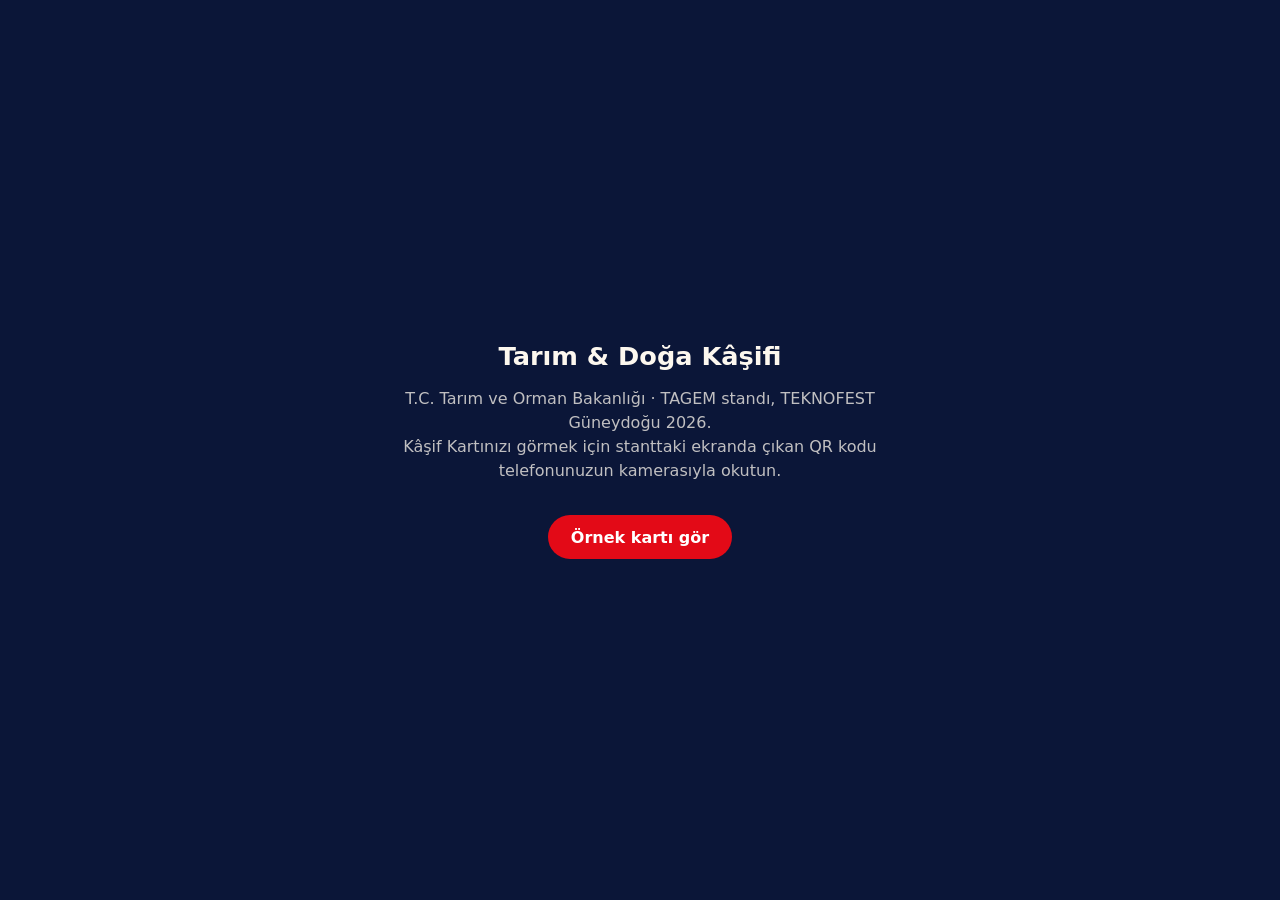
<file: index.html>
<!DOCTYPE html>
<html lang="tr">
<head>
<meta charset="utf-8">
<meta name="viewport" content="width=device-width, initial-scale=1">
<title>Tarım &amp; Doğa Kâşifi – Rozet Sayfası</title>
<style>
  body { margin: 0; min-height: 100vh; display: grid; place-items: center; background: #0b1638; color: #fdf8ef;
         font-family: "Segoe UI", system-ui, sans-serif; text-align: center; padding: 24px; box-sizing: border-box; }
  main { max-width: 32rem; }
  h1 { font-size: 1.6rem; margin: 0 0 .6rem; }
  p { color: rgba(253,248,239,.75); line-height: 1.5; }
  a { display: inline-block; margin-top: 1rem; padding: .8rem 1.4rem; border-radius: 999px; background: #e30a17; color: #fff; text-decoration: none; font-weight: 700; }
</style>
</head>
<body>
<main>
  <h1>Tarım &amp; Doğa Kâşifi</h1>
  <p>T.C. Tarım ve Orman Bakanlığı · TAGEM standı, TEKNOFEST Güneydoğu 2026.<br>
     Kâşif Kartınızı görmek için stanttaki ekranda çıkan QR kodu telefonunuzun kamerasıyla okutun.</p>
  <a href="badge.html#[base64]">Örnek kartı gör</a>
</main>
</body>
</html>
</file>
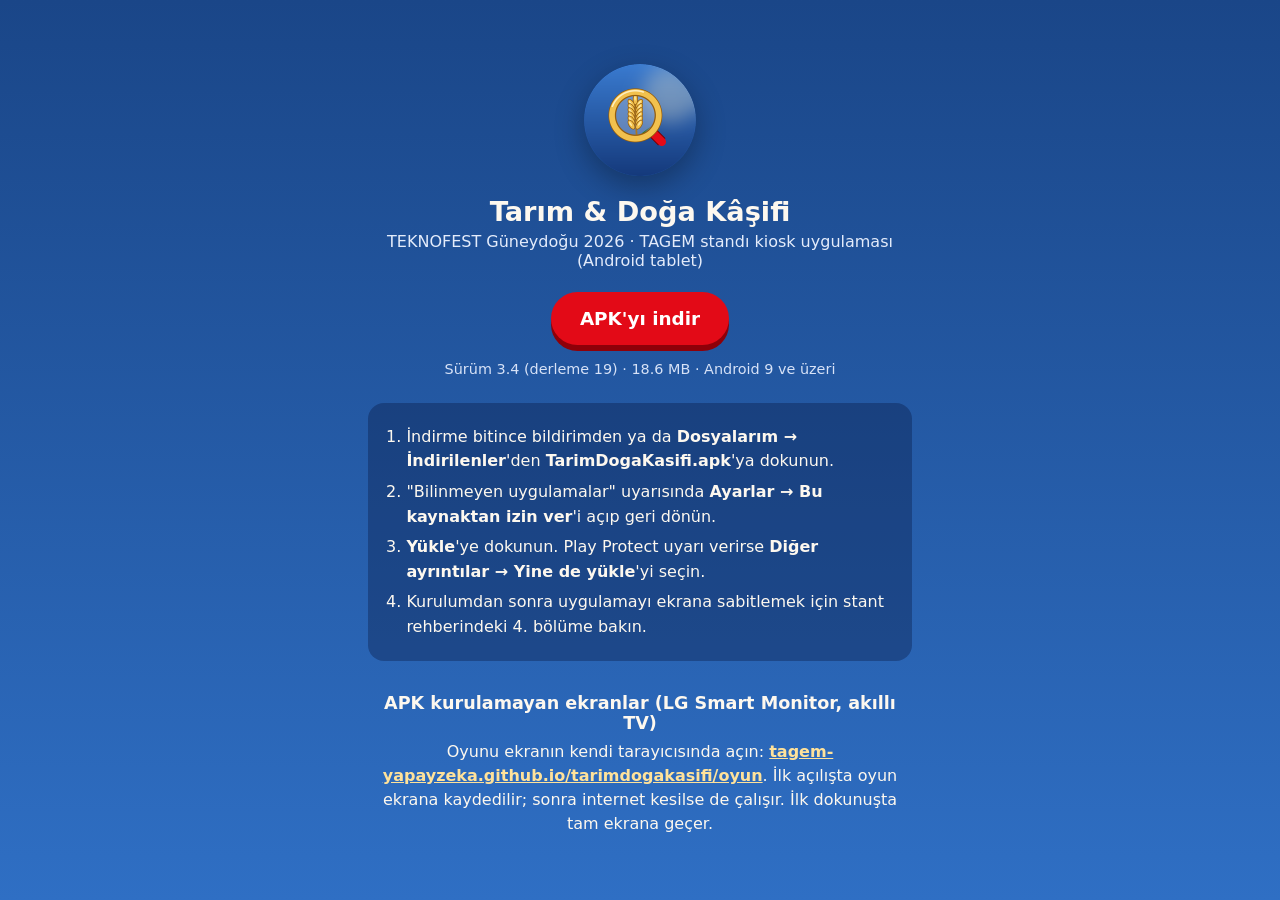
<file: indir/index.html>
<!DOCTYPE html>
<html lang="tr">
<head>
<meta charset="utf-8">
<meta name="viewport" content="width=device-width, initial-scale=1">
<meta name="robots" content="noindex">
<title>Tarım &amp; Doğa Kâşifi – Android uygulaması</title>
<style>
  body { margin: 0; min-height: 100vh; display: grid; place-items: center; padding: 24px; box-sizing: border-box;
         background: linear-gradient(180deg, #1a4688, #2f6fc4); color: #fdf8ef; font-family: "Segoe UI", system-ui, sans-serif; }
  main { max-width: 34rem; text-align: center; }
  img { width: 112px; height: 112px; border-radius: 50%; box-shadow: 0 10px 30px rgba(0,0,0,.3); }
  h1 { font-size: 1.7rem; margin: 1rem 0 .3rem; }
  .sub { margin: 0 0 1.4rem; color: #e4ecfb; }
  a.btn { display: inline-block; padding: 1rem 1.8rem; border-radius: 999px; background: #e30a17; color: #fff; font-weight: 800; font-size: 1.15rem; text-decoration: none; box-shadow: 0 6px 0 #8e0009; }
  .meta { margin: 1rem 0 1.6rem; font-size: .9rem; color: #d7e2f7; }
  ol { text-align: left; background: rgba(6,20,60,.35); border-radius: 16px; padding: 1rem 1.2rem 1rem 2.4rem; line-height: 1.55; }
  li { margin: .35rem 0; }
  .web-h { margin: 2rem 0 .4rem; font-size: 1.1rem; }
  .web-p { margin: 0; line-height: 1.5; }
  .web-p a { color: #ffe29a; }
</style>
</head>
<body>
<main>
  <img src="ikon.png" alt="">
  <h1>Tarım &amp; Doğa Kâşifi</h1>
  <p class="sub">TEKNOFEST Güneydoğu 2026 · TAGEM standı kiosk uygulaması (Android tablet)</p>
  <div id="tv" hidden>
    <a class="btn" href="../oyun/">Oyunu bu ekranda aç ▶</a>
    <p class="meta">Bu ekran (LG webOS) APK kuramaz; oyun tarayıcıda açılır ve ilk açılışta ekrana kaydedilir. Sonra internetsiz çalışır.</p>
  </div>
  <div id="apk">
  <a class="btn" href="TarimDogaKasifi.apk" download>APK'yı indir</a>
  <p class="meta">Sürüm 3.4 (derleme 19) · 18.6 MB · Android 9 ve üzeri</p>
  <ol>
    <li>İndirme bitince bildirimden ya da <b>Dosyalarım → İndirilenler</b>'den <b>TarimDogaKasifi.apk</b>'ya dokunun.</li>
    <li>"Bilinmeyen uygulamalar" uyarısında <b>Ayarlar → Bu kaynaktan izin ver</b>'i açıp geri dönün.</li>
    <li><b>Yükle</b>'ye dokunun. Play Protect uyarı verirse <b>Diğer ayrıntılar → Yine de yükle</b>'yi seçin.</li>
    <li>Kurulumdan sonra uygulamayı ekrana sabitlemek için stant rehberindeki 4. bölüme bakın.</li>
  </ol>
  </div>
  <h2 class="web-h">APK kurulamayan ekranlar (LG Smart Monitor, akıllı TV)</h2>
  <p class="web-p">Oyunu ekranın kendi tarayıcısında açın: <a href="../oyun/"><b>tagem-yapayzeka.github.io/tarimdogakasifi/oyun</b></a>. İlk açılışta oyun ekrana kaydedilir; sonra internet kesilse de çalışır. İlk dokunuşta tam ekrana geçer.</p>
</main>
<script>
  // LG webOS / akıllı TV tarayıcısı: APK kurulamaz, oyunun web sürümüne yönlendir
  if (/Web0S|webOS|SmartTV|SMART-TV|NetCast|Tizen/i.test(navigator.userAgent)) {
    document.getElementById("tv").hidden = false;
    document.getElementById("apk").hidden = true;
  }
</script>
</body>
</html>
</file>
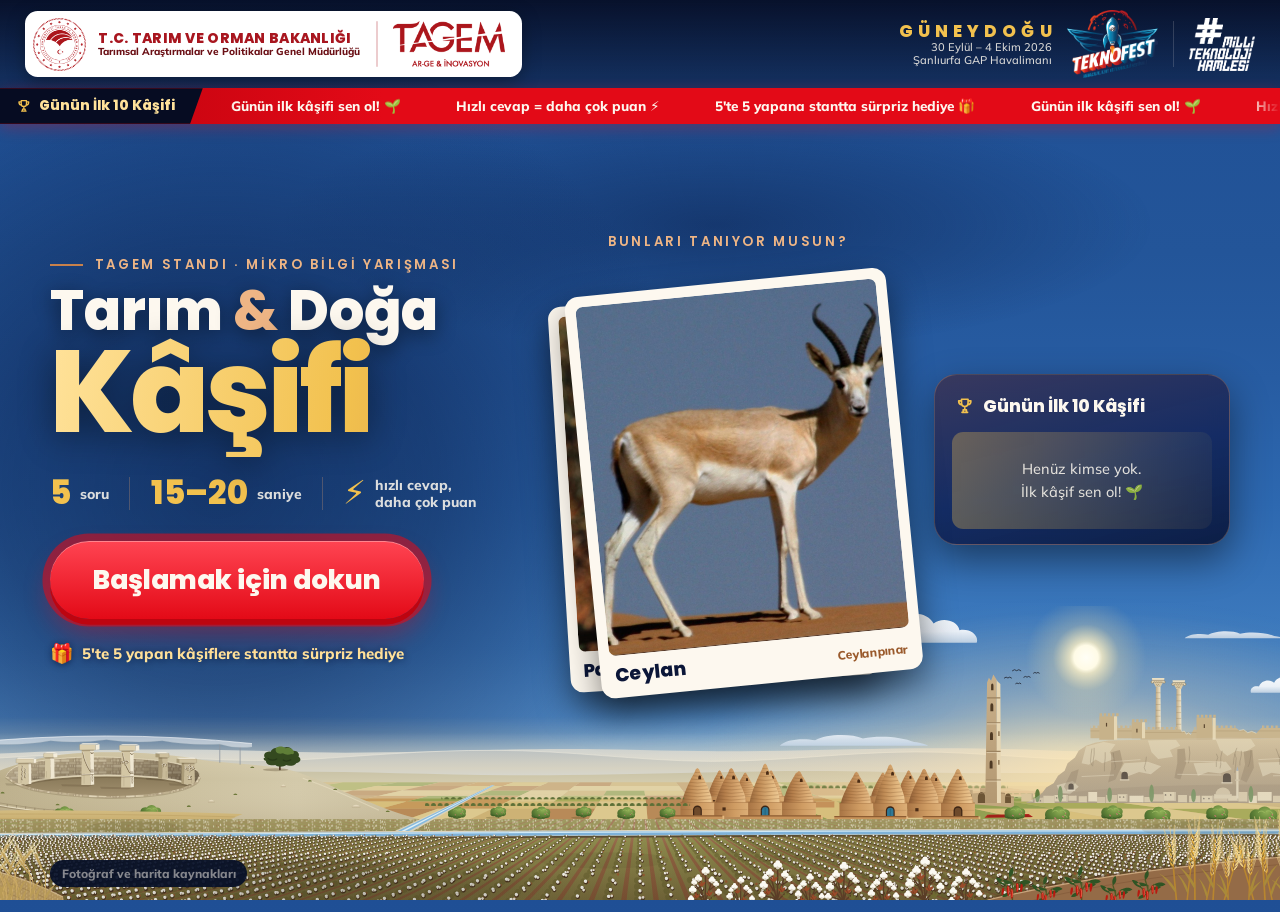
<file: oyun/index.html>
<!DOCTYPE html>
<html lang="tr">
<head>
<meta charset="utf-8">
<meta name="viewport" content="width=device-width, initial-scale=1, maximum-scale=1, user-scalable=no">
<title>Tarım & Doğa Kâşifi</title>
<link rel="stylesheet" href="css/style.css">
</head>
<body data-screen="attract">

<!-- ======= Arka plan: gündüz gökyüzü + Şanlıurfa manzarası ======= -->
<div class="sky" aria-hidden="true"><i id="s1"></i><i id="s2"></i><i id="s3"></i></div>
<div class="drone" aria-hidden="true">
  <!-- gündüz: gökyüzüne karşı koyu gövdeli tarım dronu -->
  <svg viewBox="0 0 120 60"><g fill="none" stroke="#2a3340" stroke-width="3" stroke-linecap="round">
    <path d="M20 22 L100 22"/><path d="M40 22 L48 34 L72 34 L80 22"/><path d="M20 22V17M100 22V17"/></g>
    <rect x="45" y="25" width="30" height="13" rx="5" fill="#f2f5f8" stroke="#2a3340" stroke-width="2"/><rect x="52" y="38" width="16" height="6" rx="2" fill="#2a3340"/><circle cx="60" cy="31.5" r="2.4" fill="#22c55e"/>
    <g fill="#dde6ef" fill-opacity=".85" stroke="#2a3340" stroke-width="1" class="rotor"><ellipse cx="20" cy="16" rx="16" ry="3"/><ellipse cx="100" cy="16" rx="16" ry="3"/></g>
  </svg>
</div>
<!-- Harran ovasında aydınlık sabah: Urfa Kalesi ve Korint sütunları, Harran kümbet evleri ve Ulu Cami minaresi, Göbeklitepe T-dikilitaşları, pamuk-buğday tarlaları, fıstık bahçeleri -->
<!-- manzara ayrı SVG dosyasında: tarayıcı bir kez rasterleştirir, her karede yeniden işlemez (tablette akıcı); dikey ekranda ayrı dizilim -->
<picture class="landscape-pic">
  <source media="(orientation: portrait)" srcset="assets/svg/landscape-port.svg">
  <img class="landscape" src="assets/svg/landscape.svg" alt="" aria-hidden="true" draggable="false" decoding="sync">
</picture>

<!-- ======= Üst bant: kurum logoları ======= -->
<header class="topbar">
  <div class="brand-plate">
    <img src="assets/logos/bakanlik.png" alt="T.C. Tarım ve Orman Bakanlığı" class="emblem">
    <div class="brand-text"><b>T.C. TARIM VE ORMAN BAKANLIĞI</b><span>Tarımsal Araştırmalar ve Politikalar Genel Müdürlüğü</span></div>
    <span class="brand-sep"></span>
    <img src="assets/logos/tagem.png" alt="TAGEM" class="tagem">
  </div>
  <div class="event">
    <div class="event-text"><b>GÜNEYDOĞU</b><span>30 Eylül – 4 Ekim 2026</span><span>Şanlıurfa GAP Havalimanı</span></div>
    <img src="assets/logos/teknofest.png" alt="TEKNOFEST Havacılık, Uzay ve Teknoloji Festivali" class="teknofest">
    <span class="event-sep"></span>
    <img src="assets/logos/milli-teknoloji-hamlesi.png" alt="Milli Teknoloji Hamlesi" class="mth">
  </div>
</header>

<div class="ticker">
  <span class="ticker-label"><span class="ico-wrap" data-icon="trophy"></span>Günün İlk 10 Kâşifi</span>
  <div class="ticker-track"><div class="ticker-inner" id="ticker"></div></div>
</div>

<main id="stage">

  <!-- 1) Karşılama -->
  <section id="scr-attract" class="screen active">
    <div class="attract-main">
      <p class="kicker">TAGEM standı · Mikro bilgi yarışması</p>
      <h1 class="title"><span class="t-line">Tarım <span class="amp">&amp;</span> Doğa</span><span class="title-hl">Kâşifi</span></h1>
      <ul class="rules">
        <li><b>5</b><span>soru</span></li>
        <li><b>15–20</b><span>saniye</span></li>
        <li><b>⚡</b><span>hızlı cevap,<br>daha çok puan</span></li>
      </ul>
      <button class="cta cta-xl pulse" id="btn-start">Başlamak için dokun</button>
      <p class="gift-note"><span class="gift-ico">🎁</span> 5'te 5 yapan kâşiflere stantta sürpriz hediye</p>
    </div>
    <button class="credits-link" id="btn-credits" type="button">Fotoğraf ve harita kaynakları</button>
    <div class="deck-wrap" aria-hidden="true">
      <p class="deck-kicker">Bunları tanıyor musun?</p>
      <div class="deck" id="deck"></div>
    </div>
    <aside class="board">
      <h2><span class="ico-wrap" data-icon="trophy"></span>Günün İlk 10 Kâşifi</h2>
      <ol id="board-list"></ol>
    </aside>
  </section>

  <!-- 2) Yaş grubu seçimi -->
  <section id="scr-age" class="screen">
    <h2 class="screen-title">Kaç yaşındasın?</h2>
    <p class="age-sub">Sorular yaşına göre seçilir</p>
    <div class="age-grid" id="age-grid"></div>
    <button class="ghost" data-go="attract">← Ana ekran</button>
  </section>

  <!-- 3) Soru -->
  <section id="scr-quiz" class="screen">
    <div class="quiz-top">
      <div class="progress" id="progress"></div>
      <div class="q-meta"><span class="chip" id="q-type"></span><span class="chip" id="q-cat"></span></div>
      <div class="score-box">PUAN <b id="score">0</b></div>
      <div class="timer" id="timer">
        <svg viewBox="0 0 120 120"><circle class="t-bg" cx="60" cy="60" r="52"/><circle class="t-fg" id="timer-ring" cx="60" cy="60" r="52"/></svg>
        <span id="timer-num">15</span>
      </div>
      <button class="ghost quit" id="btn-quit" type="button" aria-label="Oyundan çık">✕ Çık</button>
    </div>
    <h2 class="question" id="q-text"></h2>
    <div class="q-body" id="q-body"></div>
  </section>

  <!-- 4) Sonuç -->
  <section id="scr-result" class="screen">
    <div class="result-card panel">
      <div class="res-icon" id="res-icon">🏆</div>
      <div class="res-title" id="res-title"></div>
      <div class="res-stars" id="res-stars"></div>
      <div class="res-score"><span id="res-score">0</span><small>puan</small></div>
      <div class="res-sub" id="res-sub"></div>
      <div class="gift" id="res-gift" hidden>🎁 Tebrikler! Stant görevlisinden hediyeni almayı unutma!</div>
      <div class="res-rank" id="res-rank"></div>
      <div class="res-actions">
        <button class="ghost" id="btn-finish">Bitir</button>
        <button class="cta" id="btn-badge">🏅 Rozetimi Oluştur</button>
      </div>
    </div>
  </section>

  <!-- 5) Ad girişi -->
  <section id="scr-name" class="screen">
    <h2 class="screen-title">Adını ve soyadını yaz ✍️</h2>
    <p class="name-sub">Kâşif Kartında ve katılım belgende görünecek</p>
    <div class="name-field empty" id="name-field"><span id="name-val"></span><i class="caret"></i><em class="ph">AD SOYAD</em></div>
    <div class="name-warn" id="name-warn"></div>
    <div class="keyboard" id="keyboard"></div>
    <div class="name-actions">
      <button class="ghost" id="btn-skip">Adsız devam et</button>
      <button class="cta" id="btn-name-ok">Tamam ✓</button>
    </div>
  </section>

  <!-- 6) Rozet + QR -->
  <section id="scr-badge" class="screen">
    <div class="badge-wrap">
      <div class="kcard" id="kcard-wrap">
        <canvas id="kcard" width="1080" height="1512" aria-label="Kâşif kartı"></canvas>
        <i class="kcard-sheen" aria-hidden="true"></i>
      </div>
      <div class="qr-box panel qr-off" id="qr-off" hidden>
        <p>📱 Telefona kaydetme özelliği<br><b>çok yakında</b> burada!</p>
        <p class="qr-off-sub">Kâşif Kartının fotoğrafını çekebilirsin.</p>
      </div>
      <div class="qr-box panel" id="qr-box">
        <div class="qr" id="qr"></div>
        <p id="qr-hint">📱 Telefonunun kamerasıyla tara,<br><b>Kâşif Kartını kaydet ve paylaş!</b></p>
        <div class="qr-social" id="qr-social" role="group" aria-label="Nerede paylaşacaksın?">
          <button type="button" class="soc soc-ig" data-sh="ig" aria-label="Instagram" aria-pressed="false"><svg viewBox="0 0 24 24" fill="none" stroke="currentColor" stroke-width="2" aria-hidden="true"><rect x="3" y="3" width="18" height="18" rx="5"/><circle cx="12" cy="12" r="4.2"/><circle cx="17.4" cy="6.6" r="1.1" fill="currentColor" stroke="none"/></svg></button>
          <button type="button" class="soc soc-wa" data-sh="wa" aria-label="WhatsApp" aria-pressed="false"><svg viewBox="0 0 24 24" fill="none" stroke="currentColor" stroke-width="2" stroke-linejoin="round" aria-hidden="true"><path d="M4.5 19.5l1.2-3.6A8 8 0 1 1 8.3 18.4z"/><path d="M9.2 8.6c.3 2.7 2.4 4.9 5.2 5.4l1-1.2-1.8-.9-.8.8c-1-.4-1.9-1.3-2.4-2.3l.8-.8-.8-1.8z" fill="currentColor" stroke="none"/></svg></button>
          <button type="button" class="soc soc-fb" data-sh="fb" aria-label="Facebook" aria-pressed="false"><svg viewBox="0 0 24 24" aria-hidden="true"><path fill="currentColor" d="M13.5 21v-7.2h2.4l.4-2.9h-2.8V9.1c0-.8.3-1.4 1.4-1.4h1.5V5.1c-.3 0-1.2-.1-2.2-.1-2.2 0-3.6 1.3-3.6 3.7v2.2H8.1v2.9h2.5V21z"/></svg></button>
          <button type="button" class="soc soc-x" data-sh="x" aria-label="X" aria-pressed="false"><svg viewBox="0 0 24 24" aria-hidden="true"><path fill="currentColor" d="M17.6 3h3l-6.6 7.6L21.8 21h-6.1l-4.8-6.2L5.4 21h-3l7.1-8.1L2 3h6.2l4.3 5.7zm-1 16.2h1.7L7.5 4.7H5.7z"/></svg></button>
        </div>
        <p class="qr-pick" id="qr-pick">👆 Paylaşacağın yere dokun</p>
      </div>
    </div>
    <div class="badge-actions">
      <span class="autoback" id="autoback"></span>
      <button class="cta" id="btn-done">Bitir ✓</button>
    </div>
  </section>
</main>

<!-- Geri bildirim kartı -->
<div id="feedback" class="overlay fb">
  <div class="fb-card">
    <figure class="fb-photo" id="fb-photo" hidden><img alt=""></figure>
    <div class="fb-head" id="fb-head"></div>
    <div class="fb-answer" id="fb-answer"></div>
    <div class="fb-fact"><b>💡 Biliyor muydunuz?</b><p id="fb-fact"></p></div>
    <button class="cta" id="fb-next">Sıradaki soru ➜</button>
    <div class="fb-bar"><i id="fb-bar"></i></div>
  </div>
</div>

<div id="credits" class="overlay">
  <div class="panel credits-card">
    <h3>Fotoğraf ve harita kaynakları</h3>
    <p class="credits-intro">Fotoğraflar Wikimedia Commons'tan, belirtilen serbest lisanslarla kullanılmıştır. Çizimler ve sesler bu uygulama için üretilmiştir.</p>
    <ul class="credits-list" id="credits-list"></ul>
    <button class="cta" id="credits-close" type="button">Kapat</button>
  </div>
</div>

<div id="flash"></div>
<canvas id="fx"></canvas>

<!-- Gizli yönetici erişimi: sol üst köşeye 3 sn basılı tutma -->
<div id="admin-hot"></div>
<div id="pinpad" class="overlay">
  <div class="panel pin-card">
    <h3>Yönetici PIN</h3>
    <div class="pin-dots" id="pin-dots"></div>
    <div class="pin-grid">
      <button data-p="1">1</button><button data-p="2">2</button><button data-p="3">3</button>
      <button data-p="4">4</button><button data-p="5">5</button><button data-p="6">6</button>
      <button data-p="7">7</button><button data-p="8">8</button><button data-p="9">9</button>
      <button data-p="x">✕</button><button data-p="0">0</button><button data-p="<">⌫</button>
    </div>
  </div>
</div>
<div id="admin" class="overlay">
  <div class="panel admin-card">
    <h3>Stant Yönetimi – Bugün</h3>
    <div class="adm-stats" id="adm-stats"></div>
    <p class="adm-info" id="adm-info"></p>
    <div class="adm-kiosk" id="adm-kiosk" hidden></div>
    <h4 class="adm-sub">Günün tablosu (uygunsuz bir adı tek tek silebilirsiniz)</h4>
    <ol class="adm-lb" id="adm-lb"></ol>
    <div class="adm-actions">
      <button class="ghost" id="adm-sound"></button>
      <button class="ghost" id="adm-full">⛶ Tam ekran</button>
      <button class="ghost danger" id="adm-reset"></button>
      <button class="cta" id="adm-close">Kapat</button>
    </div>
  </div>
</div>

<script src="js/config.js"></script>
<script src="js/vendor/qrcode.js"></script>
<script src="js/turkey-map.js"></script>
<script src="js/photos.js"></script>
<script src="js/endemics.js"></script>
<script src="js/card.js"></script>
<script src="js/art.js"></script>
<script src="js/sfx.js"></script>
<script src="js/keyboard.js"></script>
<script src="js/questions.js"></script>
<script src="js/app.js"></script>
<script>
/* Yalnız web sürümü: çevrimdışı önbellek + ilk dokunuşta tam ekran (LG Smart Monitor tarayıcısı için) */
(function () {
  if ("serviceWorker" in navigator && window.isSecureContext) {
    navigator.serviceWorker.register("sw.js").then(function () { return navigator.serviceWorker.ready; }).then(function () {
      return caches.open("kasif-oyun-3.4").then(function (c) { return c.keys(); });
    }).then(function (k) {
      // tüm dosyalar ekrana kaydedildiyse bir kez bildir (indirme bitti)
      var key = "kasif-web-kayit";
      try { if (localStorage.getItem(key) === "3.4") return; } catch (e) {}
      if (k.length < 111) return;
      try { localStorage.setItem(key, "3.4"); } catch (e) {}
      var t = document.createElement("div");
      t.textContent = "✓ Oyun bu ekrana kaydedildi. Artık internet olmadan da çalışır.";
      t.style.cssText = "position:fixed;left:50%;bottom:2.2rem;transform:translateX(-50%);z-index:9999;padding:1rem 1.8rem;border-radius:999px;background:#1f7a3a;color:#fff;font:800 1.35rem/1.3 sans-serif;box-shadow:0 .6rem 1.6rem rgba(0,0,0,.45);transition:opacity .6s";
      document.body.appendChild(t);
      setTimeout(function () { t.style.opacity = "0"; setTimeout(function () { t.remove(); }, 700); }, 7000);
    }).catch(function () {});
  }
  var fs = function () {
    var d = document.documentElement;
    if (!document.fullscreenElement && d.requestFullscreen) d.requestFullscreen().catch(function () {});
  };
  document.addEventListener("pointerdown", fs, true);
})();
</script>
</body>
</html>
</file>
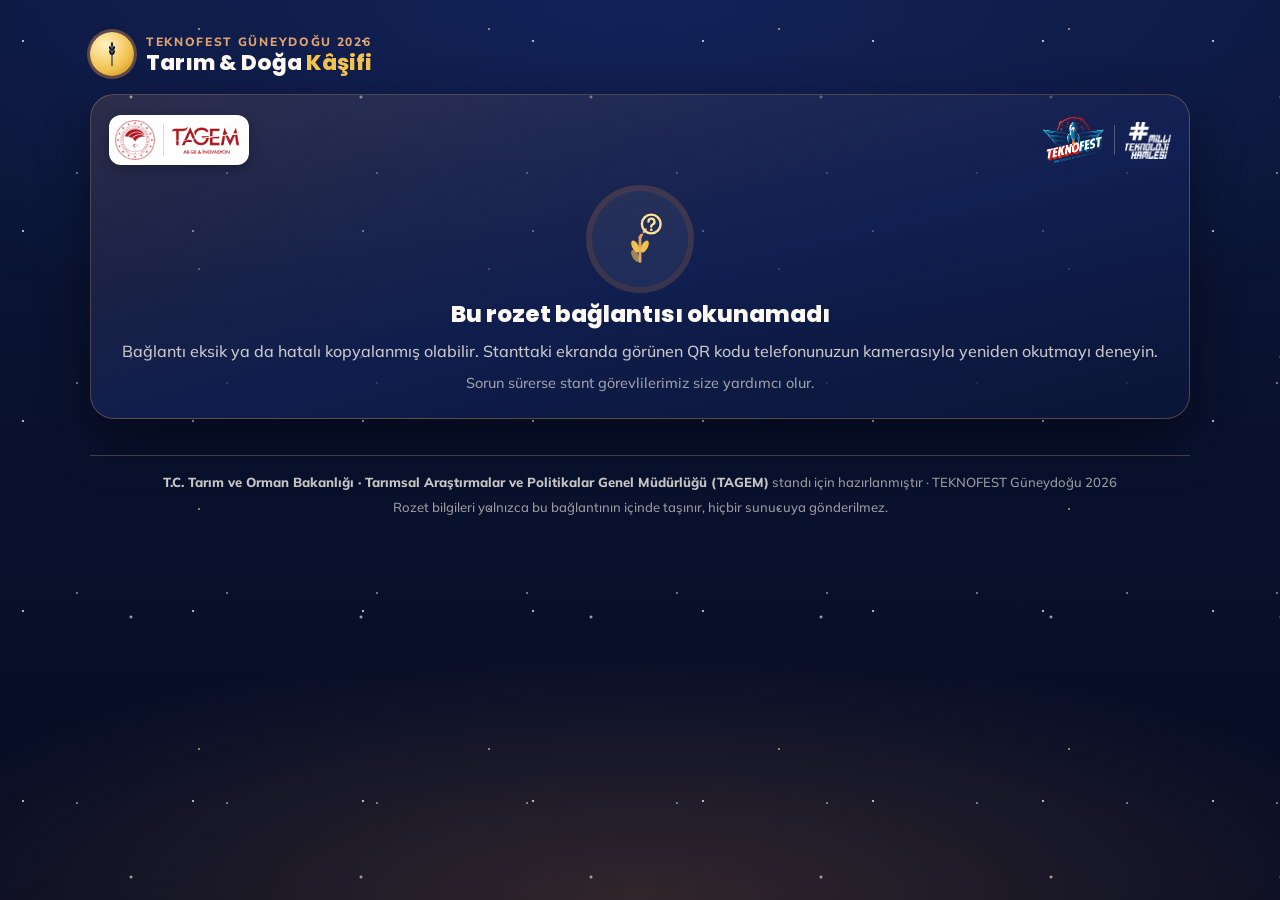
<file: badge.html>
<!DOCTYPE html>
<html lang="tr">
<head>
<meta charset="utf-8">
<meta name="viewport" content="width=device-width, initial-scale=1, viewport-fit=cover">
<meta http-equiv="Content-Security-Policy" content="default-src 'none'; img-src 'self' data: blob:; font-src 'self'; style-src 'unsafe-inline'; script-src 'self' 'unsafe-inline'; base-uri 'none'; form-action 'none'">
<meta name="referrer" content="no-referrer">
<meta name="robots" content="noindex, nofollow">
<meta name="theme-color" content="#0b1638">
<meta name="description" content="TEKNOFEST Güneydoğu 2026 · TAGEM standı Tarım &amp; Doğa Kâşifi rozetiniz ve katılım belgeniz.">
<meta property="og:title" content="Tarım &amp; Doğa Kâşifi – Kâşif Kartım">
<meta property="og:description" content="TEKNOFEST Güneydoğu 2026 · T.C. Tarım ve Orman Bakanlığı TAGEM standı bilgi yarışması">
<title>Doğa Kâşifi Rozetim</title>
<link rel="icon" href="data:image/svg+xml,%3Csvg xmlns='http://www.w3.org/2000/svg' viewBox='0 0 64 64'%3E%3Ccircle cx='32' cy='32' r='30' fill='%230b1638'/%3E%3Ccircle cx='32' cy='32' r='22' fill='%23f2c14e'/%3E%3Cpath d='M32 50V20' stroke='%230b1638' stroke-width='3' stroke-linecap='round'/%3E%3Cg fill='%230b1638'%3E%3Cellipse cx='27' cy='30' rx='3.2' ry='6.5' transform='rotate(-28 27 30)'/%3E%3Cellipse cx='37' cy='30' rx='3.2' ry='6.5' transform='rotate(28 37 30)'/%3E%3Cellipse cx='27' cy='40' rx='3.2' ry='6.5' transform='rotate(-28 27 40)'/%3E%3Cellipse cx='37' cy='40' rx='3.2' ry='6.5' transform='rotate(28 37 40)'/%3E%3Cellipse cx='32' cy='19' rx='2.8' ry='6'/%3E%3C/g%3E%3C/svg%3E">
<link rel="preload" href="assets/fonts/poppins-latin-800-normal.woff2" as="font" type="font/woff2" crossorigin>
<link rel="preload" href="assets/fonts/poppins-latin-ext-800-normal.woff2" as="font" type="font/woff2" crossorigin>
<style>
/* ============ Yazı tipleri (çevrimdışı, latin / latin-ext ayrımı kiosk ile aynı) ============ */
@font-face { font-family: "Poppins"; font-weight: 600; font-display: swap; src: url(assets/fonts/poppins-latin-600-normal.woff2) format("woff2");
  unicode-range: U+0000-00FF, U+0131, U+0152-0153, U+02BB-02BC, U+02C6, U+02DA, U+02DC, U+0304, U+0308, U+0329, U+2000-206F, U+20AC, U+2122, U+2191, U+2193, U+2212, U+2215, U+FEFF, U+FFFD; }
@font-face { font-family: "Poppins"; font-weight: 600; font-display: swap; src: url(assets/fonts/poppins-latin-ext-600-normal.woff2) format("woff2");
  unicode-range: U+0100-02BA, U+02BD-02C5, U+02C7-02CC, U+02CE-02D7, U+02DD-02FF, U+1E00-1E9F, U+1EF2-1EFF, U+2020, U+20A0-20AB, U+20AD-20C0, U+2113, U+2C60-2C7F, U+A720-A7FF; }
@font-face { font-family: "Poppins"; font-weight: 800; font-display: swap; src: url(assets/fonts/poppins-latin-800-normal.woff2) format("woff2");
  unicode-range: U+0000-00FF, U+0131, U+0152-0153, U+02BB-02BC, U+02C6, U+02DA, U+02DC, U+0304, U+0308, U+0329, U+2000-206F, U+20AC, U+2122, U+2191, U+2193, U+2212, U+2215, U+FEFF, U+FFFD; }
@font-face { font-family: "Poppins"; font-weight: 800; font-display: swap; src: url(assets/fonts/poppins-latin-ext-800-normal.woff2) format("woff2");
  unicode-range: U+0100-02BA, U+02BD-02C5, U+02C7-02CC, U+02CE-02D7, U+02DD-02FF, U+1E00-1E9F, U+1EF2-1EFF, U+2020, U+20A0-20AB, U+20AD-20C0, U+2113, U+2C60-2C7F, U+A720-A7FF; }
@font-face { font-family: "Mulish"; font-weight: 500; font-display: swap; src: url(assets/fonts/mulish-latin-500-normal.woff2) format("woff2");
  unicode-range: U+0000-00FF, U+0131, U+0152-0153, U+02BB-02BC, U+02C6, U+02DA, U+02DC, U+0304, U+0308, U+0329, U+2000-206F, U+20AC, U+2122, U+2191, U+2193, U+2212, U+2215, U+FEFF, U+FFFD; }
@font-face { font-family: "Mulish"; font-weight: 500; font-display: swap; src: url(assets/fonts/mulish-latin-ext-500-normal.woff2) format("woff2");
  unicode-range: U+0100-02BA, U+02BD-02C5, U+02C7-02CC, U+02CE-02D7, U+02DD-02FF, U+1E00-1E9F, U+1EF2-1EFF, U+2020, U+20A0-20AB, U+20AD-20C0, U+2113, U+2C60-2C7F, U+A720-A7FF; }
@font-face { font-family: "Mulish"; font-weight: 800; font-display: swap; src: url(assets/fonts/mulish-latin-800-normal.woff2) format("woff2");
  unicode-range: U+0000-00FF, U+0131, U+0152-0153, U+02BB-02BC, U+02C6, U+02DA, U+02DC, U+0304, U+0308, U+0329, U+2000-206F, U+20AC, U+2122, U+2191, U+2193, U+2212, U+2215, U+FEFF, U+FFFD; }
@font-face { font-family: "Mulish"; font-weight: 800; font-display: swap; src: url(assets/fonts/mulish-latin-ext-800-normal.woff2) format("woff2");
  unicode-range: U+0100-02BA, U+02BD-02C5, U+02C7-02CC, U+02CE-02D7, U+02DD-02FF, U+1E00-1E9F, U+1EF2-1EFF, U+2020, U+20A0-20AB, U+20AD-20C0, U+2113, U+2C60-2C7F, U+A720-A7FF; }

/* ============ Tasarım belirteçleri ("Harran'da gece", kiosk ile aynı) ============ */
:root {
  color-scheme: dark;
  --night-0: #060c22;
  --night-1: #0b1638;
  --night-2: #13235a;
  --kerpic: #c8814b;
  --kerpic-2: #e3a36f;
  --kerpic-ink: #8c4a1f;      /* krem kâğıt üzerinde okunur kerpiç */
  --wheat: #f2c14e;
  --wheat-2: #ffe29a;
  --gold-d: #b8861b;
  --red: #e30a17;
  --red-d: #8e0009;
  --pistachio: #7ccf5a;
  --ink: #fdf8ef;
  --muted: rgba(253, 248, 239, .78);
  --faint: rgba(253, 248, 239, .6);
  --line: rgba(227, 163, 111, .3);
  --paper: #fdf8ef;
  --paper-ink: #0b1638;
  --paper-text: #1a2447;
  --head: "Poppins", "Segoe UI", system-ui, sans-serif;
  --body: "Mulish", "Segoe UI", system-ui, sans-serif;
  --emoji: "Segoe UI Emoji", "Apple Color Emoji", "Noto Color Emoji", sans-serif;
}

* { box-sizing: border-box; }
[hidden] { display: none !important; }
html { -webkit-text-size-adjust: 100%; text-size-adjust: 100%; }
body {
  margin: 0;
  min-height: 100vh;
  color: var(--ink);
  font-family: var(--body);
  font-weight: 500;
  font-size: 1rem;
  line-height: 1.5;
  background:
    radial-gradient(120% 55% at 50% 0%, rgba(19, 35, 90, .95), rgba(19, 35, 90, 0) 70%),
    radial-gradient(90% 40% at 50% 100%, rgba(200, 129, 75, .22), rgba(200, 129, 75, 0) 70%),
    linear-gradient(180deg, var(--night-1), var(--night-0));
  background-color: var(--night-1);
}
img { max-width: 100%; }

/* Yıldızlı gökyüzü */
.sky {
  position: fixed; inset: 0; z-index: 0; pointer-events: none; opacity: .75;
  background-image:
    radial-gradient(circle at 23px 41px, rgba(255, 255, 255, .9) 0 1px, transparent 1.6px),
    radial-gradient(circle at 131px 97px, rgba(255, 244, 214, .8) 0 1.2px, transparent 1.8px),
    radial-gradient(circle at 77px 173px, rgba(255, 255, 255, .55) 0 .8px, transparent 1.3px),
    radial-gradient(circle at 199px 29px, rgba(255, 226, 154, .7) 0 1px, transparent 1.6px);
  background-size: 170px 190px, 230px 260px, 150px 210px, 290px 240px;
}

.page { position: relative; z-index: 1; }
.wrap {
  max-width: 560px; margin: 0 auto;
  padding: 20px max(16px, env(safe-area-inset-right)) 28px max(16px, env(safe-area-inset-left));
}

/* ============ Üst başlık ============ */
.site-head { display: flex; align-items: center; gap: 12px; margin-bottom: 18px; }
.head-mark {
  flex: none; width: 44px; height: 44px; border-radius: 50%;
  display: grid; place-items: center;
  background: radial-gradient(circle at 35% 30%, #fff3c4, var(--wheat) 60%, var(--gold-d));
  box-shadow: 0 0 0 3px rgba(200, 129, 75, .45);
}
.head-mark svg { width: 26px; height: 26px; }
.eyebrow { margin: 0; font-size: .75rem; font-weight: 800; letter-spacing: .14em; text-transform: uppercase; color: var(--kerpic-2); }
.brand { margin: 0; font-family: var(--head); font-weight: 800; font-size: 1.35rem; line-height: 1.15; }
.brand .hl { color: var(--wheat); }

.intro h1 { margin: 0; font-family: var(--head); font-weight: 800; font-size: 1.75rem; line-height: 1.15; }
.intro p { margin: 6px 0 18px; color: var(--muted); font-size: 1rem; }

/* ============ Logo satırı (rozet + hata kartı) ============ */
.logos { display: flex; align-items: center; justify-content: space-between; gap: 10px; }
.plate {
  display: inline-flex; align-items: center; gap: 8px;
  background: #fff; border-radius: 12px; padding: 5px 10px 5px 6px;
  box-shadow: 0 4px 12px rgba(0, 0, 0, .25);
}
.plate-sep { width: 1px; align-self: stretch; margin: 4px 0; background: rgba(11, 22, 56, .16); }
.lg-emblem { height: 40px; width: auto; display: block; }
.lg-tagem { height: 27px; width: auto; display: block; }
.logos-r { display: inline-flex; align-items: center; gap: 10px; }
.logos-r .sep { width: 1px; height: 30px; background: rgba(253, 248, 239, .28); }
.lg-tf { height: 46px; width: auto; display: block; }
.lg-mth { height: 37px; width: auto; display: block; }

/* ============ 1) Rozet kartı ============ */
.badge-card {
  position: relative; overflow: hidden; text-align: center;
  border-radius: 28px; padding: 16px 16px 0;
  background:
    radial-gradient(circle at 50% 30%, rgba(242, 193, 78, .3), transparent 55%),
    linear-gradient(170deg, #1b2f6e, var(--night-1) 58%, #3a2530);
  border: 3px solid var(--wheat);
  box-shadow: 0 0 0 6px rgba(242, 193, 78, .16), 0 22px 48px rgba(0, 0, 0, .45);
  animation: pop .6s cubic-bezier(.2, .9, .3, 1.2) both;
}
.medal {
  position: relative; width: 128px; height: 128px; margin: 24px auto 16px; border-radius: 50%;
  display: grid; place-items: center;
  background: radial-gradient(circle at 35% 30%, #fff3c4, var(--wheat) 60%, var(--gold-d));
  box-shadow: 0 0 0 6px rgba(253, 248, 239, .2), 0 0 0 12px rgba(200, 129, 75, .35), 0 0 44px rgba(242, 193, 78, .55);
}
.medal::after { /* hafif parıltı */
  content: ""; position: absolute; inset: 0; border-radius: 50%;
  background: linear-gradient(115deg, transparent 35%, rgba(255, 255, 255, .45) 48%, transparent 60%);
  background-size: 250% 100%; background-position: 120% 0;
  animation: shine 3.6s ease-in-out 1s infinite;
}
.medal-emoji { font-family: var(--emoji); font-size: 66px; line-height: 1; }
.medal-fallback { width: 70px; height: 70px; }
.b-name {
  margin: 0; font-family: var(--head); font-weight: 800;
  font-size: clamp(1.7rem, 8.2vw, 2.3rem); line-height: 1.12; overflow-wrap: anywhere;
}
.b-sub { text-wrap: balance; margin: 6px 0 0; font-weight: 800; font-size: .9rem; color: var(--muted); }
.b-title { margin: 14px 0 0; }
.pill {
  display: inline-block; padding: 8px 20px; border-radius: 999px;
  background: linear-gradient(180deg, var(--wheat-2), var(--wheat));
  color: var(--night-1); font-family: var(--head); font-weight: 800; font-size: 1.1rem; line-height: 1.3;
  box-shadow: inset 0 -3px 0 rgba(184, 134, 27, .6), 0 8px 18px rgba(0, 0, 0, .3);
}
.b-score { margin: 16px 0 0; font-family: var(--head); font-weight: 600; font-size: 1.05rem; }
.b-score .num { font-weight: 800; font-size: 1.6rem; color: var(--wheat-2); }
.b-score .ok { font-weight: 800; font-size: 1.6rem; color: var(--pistachio); }
.b-score .dot-sep { color: var(--faint); margin: 0 .35em; }
.dots { display: flex; justify-content: center; gap: 8px; margin-top: 8px; }
.dots:empty { display: none; }
.dots i { width: 12px; height: 12px; border-radius: 50%; border: 2px solid rgba(253, 248, 239, .38); }
.dots i.on { background: var(--pistachio); border-color: var(--pistachio); box-shadow: 0 0 8px rgba(124, 207, 90, .55); }
.b-meta {
  display: flex; justify-content: space-between; gap: 12px; margin: 16px 0 0; padding-top: 12px;
  border-top: 1px solid var(--line); text-align: left;
}
.b-meta > div:last-child { text-align: right; }
.b-meta dt, .cert-foot dt {
  font-size: .68rem; font-weight: 800; letter-spacing: .12em; text-transform: uppercase;
}
.b-meta dt { color: var(--faint); }
.b-meta dd { margin: 2px 0 0; font-weight: 800; font-size: .9rem; line-height: 1.3; }
.b-land-wrap { margin: 10px -16px 0; }
.b-land { display: block; width: 100%; height: auto; }
.b-event {
  margin: -1px 0 0; padding: 2px 8px 12px; background: #101a30;
  font-family: var(--head); font-weight: 800; font-size: .66rem; letter-spacing: .16em; color: var(--wheat-2);
}

/* ============ Butonlar, durum, önizleme ============ */
.actions { margin-top: 22px; }
.btn {
  appearance: none; -webkit-appearance: none; border: 0; margin: 0;
  display: flex; align-items: center; justify-content: center; gap: 10px;
  width: 100%; min-height: 56px; padding: 14px 20px; border-radius: 16px;
  font-family: var(--head); font-weight: 800; font-size: 1.05rem; line-height: 1.2; color: #fff;
  background: linear-gradient(180deg, #e8101d, #c40812);
  box-shadow: 0 5px 0 var(--red-d), 0 12px 24px rgba(227, 10, 23, .28);
  cursor: pointer; touch-action: manipulation;
  transition: transform .12s ease, box-shadow .12s ease, filter .12s ease;
}
.btn:hover { filter: brightness(1.06); }
.btn:active { transform: translateY(3px); box-shadow: 0 2px 0 var(--red-d), 0 6px 14px rgba(227, 10, 23, .25); }
.btn svg { width: 22px; height: 22px; flex: none; }
.btn[aria-busy="true"] { cursor: progress; filter: saturate(.75); }
.btn[aria-busy="true"] svg { animation: bob .8s ease-in-out infinite alternate; }
.btn-2 {
  appearance: none; -webkit-appearance: none; margin: 12px auto 0;
  display: inline-flex; align-items: center; gap: 8px; min-height: 44px; padding: 10px 18px; border-radius: 12px;
  font-family: var(--head); font-weight: 600; font-size: .95rem; color: var(--ink);
  background: rgba(253, 248, 239, .08); border: 1.5px solid rgba(242, 193, 78, .6); cursor: pointer;
}
.btn-2 svg { width: 18px; height: 18px; }
.btn:focus-visible, .btn-2:focus-visible { outline: 3px solid var(--wheat-2); outline-offset: 4px; }
.status { min-height: 1.5em; margin: 10px 0 0; font-size: .9rem; color: var(--muted); text-align: center; }
.status.err { color: #ffc2c2; font-weight: 800; }
.ig-open { display: inline-flex; align-items: center; gap: 8px; margin-top: 10px; padding: 11px 20px; border-radius: 999px;
           background: linear-gradient(45deg, #f58529, #dd2a7b 55%, #8134af); color: #fff; font-weight: 800; text-decoration: none; }
.ig-open[hidden] { display: none; }
.ig-open svg { width: 20px; height: 20px; }
.preview {
  margin: 12px 0 0; padding: 12px; border-radius: 18px; text-align: center;
  background: rgba(253, 248, 239, .06); border: 1.5px dashed rgba(242, 193, 78, .5);
}
.preview img {
  display: block; width: 100%; height: auto; margin: 0 auto; border-radius: 10px;
  box-shadow: 0 10px 24px rgba(0, 0, 0, .4); -webkit-touch-callout: default;
}
.preview.cert-pv img { border-radius: 4px; }
.preview figcaption { margin-top: 10px; font-size: .92rem; font-weight: 800; color: var(--wheat-2); }

/* ============ 2) Katılım belgesi ============ */
.cert-sec { margin-top: 40px; }
.sec-h { margin: 0; font-family: var(--head); font-weight: 800; font-size: 1.4rem; }
.sec-p { margin: 4px 0 14px; color: var(--muted); font-size: .95rem; }
.cert {
  position: relative; padding: 8px; border-radius: 6px; color: var(--paper-ink);
  background: radial-gradient(120% 90% at 50% 45%, #fffbf3, #f5e9d3);
  box-shadow: 0 0 0 1px rgba(242, 193, 78, .7), 0 22px 48px rgba(0, 0, 0, .5);
}
.cert-frame { border: 2px solid #d9a53a; outline: 1px solid rgba(200, 129, 75, .55); outline-offset: -6px; }
.cert-band {
  position: relative; display: flex; flex-wrap: wrap; align-items: center; justify-content: space-between; gap: 8px 10px;
  padding: 10px 12px 12px; background: linear-gradient(170deg, var(--night-2), var(--night-1));
}
.cert-band::after { /* kerpiç testere dişi şerit */
  content: ""; position: absolute; left: 0; right: 0; bottom: -7px; height: 7px;
  background: conic-gradient(from -45deg at 50% 100%, var(--kerpic) 90deg, transparent 0) 0 0 / 12px 7px repeat-x;
}
.cert-band .plate { padding: 4px 8px 4px 5px; border-radius: 9px; box-shadow: none; }
.cert-band .lg-emblem { height: 30px; }
.cert-band .lg-tagem { height: 20px; }
.cert-band .lg-tf { height: 36px; }
.cert-band .lg-mth { height: 29px; }
.cert-band .logos-r .sep { height: 24px; }
.band-event { order: 3; flex-basis: 100%; text-align: center; line-height: 1.3; }
.band-event b { display: block; font-family: var(--head); font-weight: 800; font-size: .74rem; letter-spacing: .16em; color: var(--wheat); }
.band-event span { display: block; font-size: .7rem; font-weight: 800; color: var(--muted); }
.cert-body { padding: 22px 16px 14px; text-align: center; }
.cert-kicker { margin: 0; font-family: var(--head); font-weight: 800; font-size: 1.45rem; letter-spacing: .14em; line-height: 1.2; }
.cert-contest { margin: 2px 0 0; font-size: .82rem; font-weight: 800; color: var(--kerpic-ink); }
.cert-name {
  margin: 16px 0 0; font-family: var(--head); font-weight: 800; line-height: 1.15;
  font-size: clamp(1.6rem, 7.4vw, 2.4rem); overflow-wrap: anywhere;
}
.cert-rule {
  width: min(80%, 320px); height: 3px; margin: 8px auto 0; border-radius: 2px;
  background: linear-gradient(90deg, transparent, #d9a53a 18%, var(--kerpic) 50%, #d9a53a 82%, transparent);
}
.cert-text { text-wrap: pretty; margin: 14px 0 0; font-size: .95rem; line-height: 1.62; color: var(--paper-text); }
.cert-text b { font-weight: 800; color: var(--paper-ink); }
.cert-thanks { text-wrap: balance; margin: 10px 0 0; font-size: .88rem; line-height: 1.55; color: var(--kerpic-ink); font-weight: 800; }
.cert-foot {
  display: flex; align-items: flex-end; justify-content: space-between; gap: 12px;
  margin-top: 18px; padding-top: 12px; border-top: 1px solid rgba(200, 129, 75, .45); text-align: left;
}
.cert-foot dl { margin: 0; display: grid; gap: 6px; }
.cert-foot dt { color: var(--kerpic-ink); }
.cert-foot dd { margin: 0; font-family: var(--head); font-weight: 600; font-size: .86rem; line-height: 1.3; }
.seal { position: relative; flex: none; width: 104px; height: 104px; }
.seal canvas { position: absolute; inset: -6%; width: 112%; height: 112%; }
.seal-emoji { position: absolute; inset: 0; display: grid; place-items: center; font-family: var(--emoji); font-size: 30px; line-height: 1; }
.cert-note { margin: 12px 0 0; font-size: .72rem; color: rgba(11, 22, 56, .68); }

/* ============ Hata durumu ============ */
.err {
  margin-top: 8px; padding: 20px 18px 24px; border-radius: 24px; text-align: center;
  background: linear-gradient(165deg, rgba(227, 163, 111, .14), rgba(19, 35, 90, .7) 55%, rgba(11, 22, 56, .85));
  border: 1.5px solid var(--line); box-shadow: 0 22px 48px rgba(0, 0, 0, .4);
}
.err-ico {
  width: 96px; height: 96px; margin: 26px auto 14px; border-radius: 50%; display: grid; place-items: center;
  background: rgba(253, 248, 239, .06); box-shadow: 0 0 0 6px rgba(200, 129, 75, .22);
}
.err-ico svg { width: 60px; height: 60px; }
.err h1 { text-wrap: balance; margin: 0; font-family: var(--head); font-weight: 800; font-size: 1.45rem; line-height: 1.2; }
.err p { margin: 10px 0 0; color: var(--muted); }
.err .err-small { font-size: .9rem; color: var(--faint); }

/* ============ Alt bilgi ============ */
.site-foot {
  margin-top: 36px; padding-top: 16px; border-top: 1px solid var(--line);
  text-align: center; font-size: .82rem; line-height: 1.55; color: var(--faint);
}
.site-foot b { color: var(--muted); font-weight: 800; }
.site-foot p { margin: 0; }
.site-foot p + p { margin-top: 4px; }

.noscript { margin: 16px 0; padding: 14px; border-radius: 14px; background: rgba(227, 10, 23, .18); }

/* ============ Hareket ============ */
@keyframes pop { from { opacity: 0; transform: translateY(12px) scale(.97); } to { opacity: 1; transform: none; } }
@keyframes shine { 0%, 55% { background-position: 120% 0; } 100% { background-position: -120% 0; } }
@keyframes bob { from { transform: translateY(-2px); } to { transform: translateY(2px); } }
@media (prefers-reduced-motion: reduce) {
  *, *::before, *::after { animation: none !important; transition: none !important; scroll-behavior: auto !important; }
}

/* ============ Duyarlı düzen ============ */
@media (max-width: 374px) {
  .badge-card { padding: 14px 12px 0; }
  .b-land-wrap { margin: 10px -12px 0; }
  .lg-emblem { height: 34px; }
  .lg-tagem { height: 23px; }
  .lg-tf { height: 40px; }
  .lg-mth { height: 32px; }
  .logos-r { gap: 8px; }
}
@media (min-width: 600px) {
  .band-event { order: 0; flex: 1 1 0; }
  .band-event b { font-size: .8rem; }
  .cert-body { padding: 26px 28px 16px; }
  .cert-foot dl { display: flex; flex-wrap: wrap; gap: 8px 28px; }
  .b-event { font-size: .7rem; }
}
@media (min-width: 1000px) {
  .wrap { max-width: 1180px; padding: 32px 40px 36px; }
  .intro h1 { font-size: 2.1rem; }
  .ok-grid { display: grid; grid-template-columns: minmax(0, 420px) minmax(0, 1fr); gap: 48px; align-items: start; }
  .cert-sec { margin-top: 0; }
}
/* Paylaşım */
.share { margin: 26px auto 0; max-width: 26rem; text-align: center; }
.share-h { margin: 0 0 12px; font-family: Poppins, "Segoe UI", system-ui, sans-serif; font-weight: 800; font-size: 1.1rem; color: #ffe29a; }
.share-row { display: grid; grid-template-columns: repeat(5, 1fr); gap: 8px; }
.sh { display: flex; flex-direction: column; align-items: center; gap: 6px; padding: 12px 4px 10px; border-radius: 16px; border: 0;
  color: #fff; font: 800 .78rem Mulish, "Segoe UI", system-ui, sans-serif; text-decoration: none; cursor: pointer;
  box-shadow: 0 4px 0 rgba(0, 0, 0, .35); -webkit-tap-highlight-color: transparent; }
.sh svg { width: 26px; height: 26px; }
.sh:active { transform: translateY(3px); box-shadow: 0 1px 0 rgba(0, 0, 0, .35); }
.sh:focus-visible { outline: 3px solid #ffe29a; outline-offset: 3px; }
.sh-ig { background: radial-gradient(circle at 30% 107%, #fdf497 0%, #fd5949 45%, #d6249f 60%, #285aeb 90%); }
.sh-wa { background: #1fa855; }
.sh-fb { background: #1877f2; }
.sh-x { background: #111; border: 1px solid rgba(255, 255, 255, .25); }
.sh-more { background: rgba(253, 248, 239, .14); border: 1px solid rgba(253, 248, 239, .3); }
.sh-copy { margin-top: 12px; }
.sh.pick { box-shadow: 0 0 0 3px #ffe29a, 0 4px 0 rgba(0, 0, 0, .35); }
/* Kiosktaki sembole dokunularak gelindiyse: sayfanın başında o uygulamanın büyük "paylaş" düğmesi */
.sh-hero { max-width: 26rem; margin: 0 auto 22px; text-align: center; }
.sh-hero[hidden] { display: none; }
.sh-hero .sh { flex-direction: row; justify-content: center; gap: 12px; width: 100%; padding: 18px 16px; border-radius: 18px; font-size: 1.2rem; }
.sh-hero .sh svg { width: 32px; height: 32px; }
.sh-hero .status { color: #fdf8ef; }
.sh-note { margin: 10px 0 0; font-size: .85rem; line-height: 1.4; color: var(--muted); }
.sh-hero .sh-note { font-size: .95rem; color: #ffe29a; }
.sp-fact { max-width: 26rem; margin: 16px auto 0; padding: 12px 16px; border-radius: 14px; background: rgba(242, 193, 78, .1); border: 1px solid rgba(242, 193, 78, .38); color: #fdf8ef; font-size: .95rem; line-height: 1.45; }
.sp-fact b { color: #ffe29a; }
/* Kâşif Kartı */
.kcard { position: relative; width: min(100%, 26rem); margin: 0 auto; aspect-ratio: 1080 / 1512; border-radius: 4.2% / 3%;
  filter: drop-shadow(0 1rem 1.8rem rgba(0, 0, 0, .55)); }
.kcard canvas { display: block; width: 100%; height: 100%; }
.kcard-sheen { position: absolute; inset: 0; border-radius: inherit; pointer-events: none; overflow: hidden; }
.kcard-sheen::before { content: ""; position: absolute; inset: -20%;
  background: linear-gradient(115deg, transparent 40%, rgba(255, 255, 255, .35) 48%, rgba(255, 255, 255, 0) 56%);
  transform: translateX(-60%); animation: kc-sheen 3.6s ease-in-out 1s infinite; }
.kcard.tier-bronze .kcard-sheen::before { background: linear-gradient(115deg, transparent 42%, rgba(255, 255, 255, .18) 48%, transparent 54%); }
@keyframes kc-sheen { 0% { transform: translateX(-60%); } 55%, 100% { transform: translateX(60%); } }
@media (prefers-reduced-motion: reduce) { .kcard-sheen::before { animation: none; opacity: 0; } }
</style>
</head>
<body>
<div class="sky" aria-hidden="true"></div>

<div class="page">
<div class="wrap">

  <header class="site-head">
    <span class="head-mark" aria-hidden="true">
      <svg viewBox="-12 -72 24 76"><path d="M0 0 L0 -60" stroke="#0b1638" stroke-width="3" stroke-linecap="round"/><g fill="#0b1638"><ellipse cx="-4.5" cy="-50" rx="3.4" ry="7.5" transform="rotate(-25 -4.5 -50)"/><ellipse cx="4.5" cy="-50" rx="3.4" ry="7.5" transform="rotate(25 4.5 -50)"/><ellipse cx="-4.5" cy="-38" rx="3.4" ry="7.5" transform="rotate(-25 -4.5 -38)"/><ellipse cx="4.5" cy="-38" rx="3.4" ry="7.5" transform="rotate(25 4.5 -38)"/><ellipse cx="0" cy="-62" rx="3" ry="7"/></g></svg>
    </span>
    <div>
      <p class="eyebrow">TEKNOFEST Güneydoğu 2026</p>
      <p class="brand">Tarım &amp; Doğa <span class="hl">Kâşifi</span></p>
    </div>
  </header>

  <noscript><p class="noscript">Rozetinizi görmek için tarayıcınızda JavaScript'in açık olması gerekiyor.</p></noscript>

  <main id="main">
    <!-- ======= Geçerli rozet ======= -->
    <div id="view-ok" hidden>
      <div class="intro">
        <h1>Tebrikler!</h1>
        <p>Kâşif Kartınız ve katılım belgeniz hazır. Aşağıdaki düğmelerle ikisini de telefonunuza resim olarak kaydedebilirsiniz.</p>
      </div>

      <div class="sh-hero" id="sh-hero" hidden>
        <button type="button" class="sh" id="sh-hero-btn"></button>
        <p class="sh-note" id="sh-hero-note"></p>
        <p class="status" id="st-hero" role="status" aria-live="polite"></p>
      </div>

      <div class="ok-grid">
        <section class="badge-sec" aria-label="Kâşif Kartı">
          <div class="kcard" id="kcard-wrap">
            <canvas id="kcard-view" width="1080" height="1512" role="img" aria-label="Kâşif kartı"></canvas>
            <i class="kcard-sheen" aria-hidden="true"></i>
          </div>
          <p class="sp-fact" id="sp-fact" hidden></p>

          <div class="actions">
            <button type="button" class="btn" id="save-badge">
              <svg viewBox="0 0 24 24" fill="none" stroke="currentColor" stroke-width="2.4" stroke-linecap="round" stroke-linejoin="round" aria-hidden="true"><path d="M12 3v12"/><path d="m7 10 5 5 5-5"/><path d="M4 17v2a2 2 0 0 0 2 2h12a2 2 0 0 0 2-2v-2"/></svg>
              <span>Kâşif Kartını resim olarak kaydet</span>
            </button>
            <p class="status" id="st-badge" role="status" aria-live="polite"></p>
          </div>

          <div class="share" id="share">
            <p class="share-h">Kartını paylaş</p>
            <div class="share-row">
              <button type="button" class="sh sh-ig" id="sh-ig" aria-label="Instagram'da paylaş">
                <svg viewBox="0 0 24 24" fill="none" stroke="currentColor" stroke-width="2" aria-hidden="true"><rect x="3" y="3" width="18" height="18" rx="5"/><circle cx="12" cy="12" r="4.2"/><circle cx="17.4" cy="6.6" r="1.1" fill="currentColor" stroke="none"/></svg>
                <span>Instagram</span>
              </button>
              <a class="sh sh-wa" id="sh-wa" href="#" target="_blank" rel="noopener" aria-label="WhatsApp'ta paylaş">
                <svg viewBox="0 0 24 24" fill="none" stroke="currentColor" stroke-width="2" stroke-linejoin="round" aria-hidden="true"><path d="M4.5 19.5l1.2-3.6A8 8 0 1 1 8.3 18.4z"/><path d="M9.2 8.6c.3 2.7 2.4 4.9 5.2 5.4l1-1.2-1.8-.9-.8.8c-1-.4-1.9-1.3-2.4-2.3l.8-.8-.8-1.8z" fill="currentColor" stroke="none"/></svg>
                <span>WhatsApp</span>
              </a>
              <a class="sh sh-fb" id="sh-fb" href="#" target="_blank" rel="noopener" aria-label="Facebook'ta paylaş">
                <svg viewBox="0 0 24 24" aria-hidden="true"><path fill="currentColor" d="M13.5 21v-7.2h2.4l.4-2.9h-2.8V9.1c0-.8.3-1.4 1.4-1.4h1.5V5.1c-.3 0-1.2-.1-2.2-.1-2.2 0-3.6 1.3-3.6 3.7v2.2H8.1v2.9h2.5V21z"/></svg>
                <span>Facebook</span>
              </a>
              <a class="sh sh-x" id="sh-x" href="#" target="_blank" rel="noopener" aria-label="X'te paylaş">
                <svg viewBox="0 0 24 24" aria-hidden="true"><path fill="currentColor" d="M17.6 3h3l-6.6 7.6L21.8 21h-6.1l-4.8-6.2L5.4 21h-3l7.1-8.1L2 3h6.2l4.3 5.7zm-1 16.2h1.7L7.5 4.7H5.7z"/></svg>
                <span>X</span>
              </a>
              <button type="button" class="sh sh-more" id="sh-more" aria-label="Diğer uygulamalarla paylaş">
                <svg viewBox="0 0 24 24" fill="none" stroke="currentColor" stroke-width="2.2" stroke-linecap="round" stroke-linejoin="round" aria-hidden="true"><circle cx="18" cy="5" r="2.6"/><circle cx="6" cy="12" r="2.6"/><circle cx="18" cy="19" r="2.6"/><path d="M8.3 10.8l7.4-4.4M8.3 13.2l7.4 4.4"/></svg>
                <span>Diğer</span>
              </button>
            </div>
            <p class="sh-note">📋 Instagram ve Facebook’ta etiketli açıklama panoya kopyalanır: paylaşırken açıklama kutusuna uzun basıp “Yapıştır”a dokunun.</p>
            <button type="button" class="btn-2 sh-copy" id="sh-copy">Bağlantıyı kopyala</button>
            <p class="status" id="st-share" role="status" aria-live="polite"></p>
            <a class="ig-open" id="ig-open" href="#" hidden><svg viewBox="0 0 24 24" fill="none" stroke="currentColor" stroke-width="2" aria-hidden="true"><rect x="3" y="3" width="18" height="18" rx="5"/><circle cx="12" cy="12" r="4.2"/><circle cx="17.4" cy="6.6" r="1.1" fill="currentColor" stroke="none"/></svg><span>Instagram'ı aç</span></a>
          </div>
          <figure class="preview" id="pv-badge" hidden>
            <img alt="">
            <figcaption>Kaydedemediyseniz görsele basılı tutup ‘Resmi kaydet’i seçin.</figcaption>
            <button type="button" class="btn-2" data-share hidden>
              <svg viewBox="0 0 24 24" fill="none" stroke="currentColor" stroke-width="2.2" stroke-linecap="round" stroke-linejoin="round" aria-hidden="true"><path d="M12 15V3"/><path d="m7 8 5-5 5 5"/><path d="M5 12v7a2 2 0 0 0 2 2h10a2 2 0 0 0 2-2v-7"/></svg>
              Paylaş veya Fotoğraflar'a kaydet
            </button>
          </figure>
        </section>

        <section class="cert-sec" aria-labelledby="cert-h">
          <h2 class="sec-h" id="cert-h">Katılım Belgesi</h2>
          <p class="sec-p">Yarışmaya katılımınızı belgeleyen anı belgesi.</p>

          <article class="cert">
            <div class="cert-frame">
              <div class="cert-band">
                <span class="plate">
                  <img class="lg-emblem" src="assets/logos/bakanlik.png" width="400" height="400" alt="T.C. Tarım ve Orman Bakanlığı">
                  <span class="plate-sep" aria-hidden="true"></span>
                  <img class="lg-tagem" src="assets/logos/tagem.png" width="739" height="300" alt="TAGEM">
                </span>
                <div class="band-event"><b>TEKNOFEST GÜNEYDOĞU 2026</b><span>30 Eylül – 4 Ekim 2026 · Şanlıurfa GAP Havalimanı</span></div>
                <span class="logos-r">
                  <img class="lg-tf" src="assets/logos/teknofest.png" width="483" height="360" alt="TEKNOFEST">
                  <span class="sep" aria-hidden="true"></span>
                  <img class="lg-mth" src="assets/logos/milli-teknoloji-hamlesi.png" width="370" height="300" alt="Milli Teknoloji Hamlesi">
                </span>
              </div>

              <div class="cert-body">
                <p class="cert-kicker">KATILIM BELGESİ</p>
                <p class="cert-contest">Tarım &amp; Doğa Kâşifi Bilgi Yarışması</p>
                <p class="cert-name" id="c-name"></p>
                <div class="cert-rule" aria-hidden="true"></div>
                <p class="cert-text" id="c-text"></p>
                <p class="cert-thanks" id="c-thanks"></p>
                <div class="cert-foot">
                  <dl>
                    <div id="c-date-row"><dt>Tarih</dt><dd id="c-date"></dd></div>
                    <div><dt>Yer</dt><dd>Şanlıurfa GAP Havalimanı</dd></div>
                    <div><dt>Düzenleyen</dt><dd>TAGEM Standı</dd></div>
                  </dl>
                  <div class="seal" aria-hidden="true">
                    <canvas id="c-seal-cv" width="240" height="240"></canvas>
                </div>
                </div>
                <p class="cert-note">Bu belge, etkinlik hatırası olarak dijital ortamda oluşturulmuştur.</p>
              </div>
            </div>
          </article>

          <div class="actions">
            <button type="button" class="btn" id="save-cert">
              <svg viewBox="0 0 24 24" fill="none" stroke="currentColor" stroke-width="2.4" stroke-linecap="round" stroke-linejoin="round" aria-hidden="true"><path d="M12 3v12"/><path d="m7 10 5 5 5-5"/><path d="M4 17v2a2 2 0 0 0 2 2h12a2 2 0 0 0 2-2v-2"/></svg>
              <span>Belgeyi resim olarak kaydet</span>
            </button>
            <p class="status" id="st-cert" role="status" aria-live="polite"></p>
          </div>

          <div class="share" id="share-c">
            <p class="share-h">Belgeni paylaş</p>
            <div class="share-row">
              <button type="button" class="sh sh-ig" id="sh-ig-c" aria-label="Instagram'da paylaş">
                <svg viewBox="0 0 24 24" fill="none" stroke="currentColor" stroke-width="2" aria-hidden="true"><rect x="3" y="3" width="18" height="18" rx="5"/><circle cx="12" cy="12" r="4.2"/><circle cx="17.4" cy="6.6" r="1.1" fill="currentColor" stroke="none"/></svg>
                <span>Instagram</span>
              </button>
              <a class="sh sh-wa" id="sh-wa-c" href="#" target="_blank" rel="noopener" aria-label="WhatsApp'ta paylaş">
                <svg viewBox="0 0 24 24" fill="none" stroke="currentColor" stroke-width="2" stroke-linejoin="round" aria-hidden="true"><path d="M4.5 19.5l1.2-3.6A8 8 0 1 1 8.3 18.4z"/><path d="M9.2 8.6c.3 2.7 2.4 4.9 5.2 5.4l1-1.2-1.8-.9-.8.8c-1-.4-1.9-1.3-2.4-2.3l.8-.8-.8-1.8z" fill="currentColor" stroke="none"/></svg>
                <span>WhatsApp</span>
              </a>
              <a class="sh sh-fb" id="sh-fb-c" href="#" target="_blank" rel="noopener" aria-label="Facebook'ta paylaş">
                <svg viewBox="0 0 24 24" aria-hidden="true"><path fill="currentColor" d="M13.5 21v-7.2h2.4l.4-2.9h-2.8V9.1c0-.8.3-1.4 1.4-1.4h1.5V5.1c-.3 0-1.2-.1-2.2-.1-2.2 0-3.6 1.3-3.6 3.7v2.2H8.1v2.9h2.5V21z"/></svg>
                <span>Facebook</span>
              </a>
              <a class="sh sh-x" id="sh-x-c" href="#" target="_blank" rel="noopener" aria-label="X'te paylaş">
                <svg viewBox="0 0 24 24" aria-hidden="true"><path fill="currentColor" d="M17.6 3h3l-6.6 7.6L21.8 21h-6.1l-4.8-6.2L5.4 21h-3l7.1-8.1L2 3h6.2l4.3 5.7zm-1 16.2h1.7L7.5 4.7H5.7z"/></svg>
                <span>X</span>
              </a>
              <button type="button" class="sh sh-more" id="sh-more-c" aria-label="Diğer uygulamalarla paylaş">
                <svg viewBox="0 0 24 24" fill="none" stroke="currentColor" stroke-width="2.2" stroke-linecap="round" stroke-linejoin="round" aria-hidden="true"><circle cx="18" cy="5" r="2.6"/><circle cx="6" cy="12" r="2.6"/><circle cx="18" cy="19" r="2.6"/><path d="M8.3 10.8l7.4-4.4M8.3 13.2l7.4 4.4"/></svg>
                <span>Diğer</span>
              </button>
            </div>
            <p class="sh-note">📋 Instagram ve Facebook’ta etiketli açıklama panoya kopyalanır: paylaşırken açıklama kutusuna uzun basıp “Yapıştır”a dokunun.</p>
            <button type="button" class="btn-2 sh-copy" id="sh-copy-c">Bağlantıyı kopyala</button>
            <p class="status" id="st-share-c" role="status" aria-live="polite"></p>
            <a class="ig-open" id="ig-open-c" href="#" hidden><svg viewBox="0 0 24 24" fill="none" stroke="currentColor" stroke-width="2" aria-hidden="true"><rect x="3" y="3" width="18" height="18" rx="5"/><circle cx="12" cy="12" r="4.2"/><circle cx="17.4" cy="6.6" r="1.1" fill="currentColor" stroke="none"/></svg><span>Instagram'ı aç</span></a>
          </div>
          <figure class="preview cert-pv" id="pv-cert" hidden>
            <img alt="">
            <figcaption>Kaydedemediyseniz görsele basılı tutup ‘Resmi kaydet’i seçin.</figcaption>
            <button type="button" class="btn-2" data-share hidden>
              <svg viewBox="0 0 24 24" fill="none" stroke="currentColor" stroke-width="2.2" stroke-linecap="round" stroke-linejoin="round" aria-hidden="true"><path d="M12 15V3"/><path d="m7 8 5-5 5 5"/><path d="M5 12v7a2 2 0 0 0 2 2h10a2 2 0 0 0 2-2v-7"/></svg>
              Paylaş veya Fotoğraflar'a kaydet
            </button>
          </figure>
        </section>
      </div>
    </div>

    <!-- ======= Okunamayan bağlantı ======= -->
    <section id="view-err" class="err" hidden aria-labelledby="err-h">
      <div class="logos">
        <span class="plate">
          <img class="lg-emblem" src="assets/logos/bakanlik.png" width="400" height="400" alt="T.C. Tarım ve Orman Bakanlığı">
          <span class="plate-sep" aria-hidden="true"></span>
          <img class="lg-tagem" src="assets/logos/tagem.png" width="739" height="300" alt="TAGEM">
        </span>
        <span class="logos-r">
          <img class="lg-tf" src="assets/logos/teknofest.png" width="483" height="360" alt="TEKNOFEST">
          <span class="sep" aria-hidden="true"></span>
          <img class="lg-mth" src="assets/logos/milli-teknoloji-hamlesi.png" width="370" height="300" alt="Milli Teknoloji Hamlesi">
        </span>
      </div>
      <div class="err-ico" aria-hidden="true">
        <svg viewBox="0 0 64 64" fill="none" stroke-linecap="round" stroke-linejoin="round">
          <path d="M32 56V30" stroke="#e3a36f" stroke-width="3"/>
          <path d="M32 30 L38 22" stroke="#e3a36f" stroke-width="3" stroke-dasharray="3 4"/>
          <g fill="#f2c14e" stroke="none"><ellipse cx="27" cy="40" rx="3.4" ry="7" transform="rotate(-28 27 40)"/><ellipse cx="37" cy="40" rx="3.4" ry="7" transform="rotate(28 37 40)"/><ellipse cx="27" cy="50" rx="3.4" ry="7" transform="rotate(-28 27 50)" opacity=".6"/></g>
          <circle cx="44" cy="16" r="10" stroke="#ffe29a" stroke-width="2.5"/>
          <path d="M41 13.5a3.2 3.2 0 1 1 4.4 3c-1 .5-1.4 1.2-1.4 2.2" stroke="#ffe29a" stroke-width="2.5"/>
          <circle cx="44" cy="22.2" r=".6" fill="#ffe29a" stroke="#ffe29a" stroke-width="1.6"/>
        </svg>
      </div>
      <h1 id="err-h">Bu rozet bağlantısı okunamadı</h1>
      <p>Bağlantı eksik ya da hatalı kopyalanmış olabilir. Stanttaki ekranda görünen QR kodu telefonunuzun kamerasıyla yeniden okutmayı deneyin.</p>
      <p class="err-small">Sorun sürerse stant görevlilerimiz size yardımcı olur.</p>
    </section>
  </main>

  <footer class="site-foot">
    <p><b>T.C. Tarım ve Orman Bakanlığı · Tarımsal Araştırmalar ve Politikalar Genel Müdürlüğü (TAGEM)</b> standı için hazırlanmıştır · TEKNOFEST Güneydoğu 2026</p>
    <p>Rozet bilgileri yalnızca bu bağlantının içinde taşınır, hiçbir sunucuya gönderilmez.</p>
  </footer>
</div>
</div>

<!-- Kaydedilecek görsellerin çizildiği tuvaller (ekranda görünmez) -->
<canvas id="cv-badge" width="1080" height="1512" hidden></canvas>
<canvas id="cv-cert" width="1754" height="1240" hidden></canvas>
<canvas id="cv-story" width="1080" height="1920" hidden></canvas>

<script src="js/photos.js"></script>
<script src="js/keyboard.js"></script>
<script src="js/endemics.js"></script>
<script src="js/card.js"></script>
<script>
(function () {
  "use strict";

  /* ================= Sabitler (js/config.js ile uyumlu) ================= */
  var GROUPS = { minik: "Minik Kâşifler (7–11 yaş)", muhafiz: "Doğa Muhafızları (12–18+ yaş)" };
  var SUBTITLE = "Şanlıurfa TEKNOFEST Tarım ve Doğa Koruyucusu";
  var PLACE = "Şanlıurfa GAP Havalimanı";
  var THANKS = "Tarımımıza, doğamıza ve biyolojik çeşitliliğimize gösterdiği ilgi için teşekkür eder, başarılarının devamını dileriz.";
  var MONTHS = ["Ocak", "Şubat", "Mart", "Nisan", "Mayıs", "Haziran", "Temmuz", "Ağustos", "Eylül", "Ekim", "Kasım", "Aralık"];
  var LOGO = {
    bakanlik: "assets/logos/bakanlik.png",
    tagem: "assets/logos/tagem.png",
    teknofest: "assets/logos/teknofest.png",
    mth: "assets/logos/milli-teknoloji-hamlesi.png"
  };
  var COL = {
    night0: "#060c22", night1: "#0b1638", night2: "#13235a", kerpic: "#c8814b", kerpic2: "#e3a36f", kerpicInk: "#8c4a1f",
    wheat: "#f2c14e", wheat2: "#ffe29a", goldD: "#b8861b", pist: "#7ccf5a", ink: "#fdf8ef", paperText: "#1a2447"
  };
  var HEAD = 'Poppins, "Segoe UI", system-ui, sans-serif';
  var BODY = 'Mulish, "Segoe UI", system-ui, sans-serif';
  var EMOJI = '"Segoe UI Emoji", "Apple Color Emoji", "Noto Color Emoji", sans-serif';
  // Kiosk'taki basit ad filtresiyle aynı liste (js/keyboard.js)
  var BAD_START = ["amk", "aq", "sik", "sık", "yarak", "orosp", "piç", "pic", "göt", "got", "amın", "ananı", "anani", "kahpe", "pezeven", "gavat", "ibne", "yavşak", "yavsak", "oç", "oc"];

  var $ = function (s) { return document.querySelector(s); };
  var reduceMotion = window.matchMedia && window.matchMedia("(prefers-reduced-motion: reduce)").matches;

  /* ================= Bağlantıyı çözme ================= */
  function b64urlToBytes(raw) {
    var s = String(raw || "").trim();
    if (!s || s.length > 4000) return null;
    if (/%[0-9a-f]{2}/i.test(s)) { try { s = decodeURIComponent(s); } catch (e) { return null; } }
    s = s.replace(/\s+/g, "").replace(/-/g, "+").replace(/_/g, "/").replace(/=+$/, "");
    if (!/^[A-Za-z0-9+/]+$/.test(s) || s.length % 4 === 1) return null;
    s += "==".slice(0, (4 - (s.length % 4)) % 4);
    var bin;
    try { bin = atob(s); } catch (e) { return null; }
    var bytes = new Uint8Array(bin.length);
    for (var i = 0; i < bin.length; i++) bytes[i] = bin.charCodeAt(i);
    return bytes;
  }

  function utf8(bytes) {
    if (typeof TextDecoder !== "undefined") {
      try { return new TextDecoder("utf-8", { fatal: true }).decode(bytes); } catch (e) { return null; }
    }
    try { var bin = ""; for (var i = 0; i < bytes.length; i++) bin += String.fromCharCode(bytes[i]); return decodeURIComponent(escape(bin)); }
    catch (e) { return null; }
  }

  function decodePayload(hash) {
    var bytes = b64urlToBytes(hash);
    if (!bytes) return null;
    var text = utf8(bytes);
    if (text == null) return null;
    try { return JSON.parse(text); } catch (e) { return null; }
  }

  /* ================= Doğrulama ================= */
  var hasProp = function (o, k) { return Object.prototype.hasOwnProperty.call(o, k); };
  var cpLen = function (s) { return Array.from(s).length; };
  function re(src, flags, fallback) { try { return new RegExp(src, flags); } catch (e) { return fallback; } }
  // Kiosk klavyesi yalnızca harf ve boşluk üretir; URL, rakam, simge içeren adları reddet.
  var NAME_RE = re("^[\\p{L}\\p{M}]+(?:[ '’\\-][\\p{L}\\p{M}]+)*$", "u", /^[A-Za-zÇĞİÖŞÜçğıöşüÂâÎîÛûÊêÉéÄäËëÏïÔôÀà]+(?:[ '’\-][A-Za-zÇĞİÖŞÜçğıöşüÂâÎîÛûÊêÉéÄäËëÏïÔôÀà]+)*$/);
  var TITLE_RE = re("^[\\p{L}\\p{M}]+(?:(?: & | |[’'\\-])[\\p{L}\\p{M}]+)*$", "u", /^[A-Za-zÇĞİÖŞÜçğıöşüÂâÎîÛû]+(?:(?: & | |[’'\-])[A-Za-zÇĞİÖŞÜçğıöşüÂâÎîÛû]+)*$/);
  var PICTO_RE = re("\\p{Extended_Pictographic}|\\p{Regional_Indicator}", "u", null);
  var EMOJI_ONLY_RE = re("^(?:\\p{Extended_Pictographic}|\\p{Emoji_Component}|\\p{Emoji_Modifier}|\\uFE0F|\\u200D)+$", "u", null);

  function cleanText(v, max) {
    if (typeof v !== "string") return null;
    var t = v.normalize ? v.normalize("NFC") : v;
    t = t.replace(/[\u0000-\u001F\u007F-\u009F­​-‏‪-‮⁠-⁤⁦-⁩﻿]/g, "").replace(/\s+/g, " ").trim();
    var n = cpLen(t);
    return n && n <= max ? t : null;
  }

  function isClean(s) {
    if (window.Keyboard && window.Keyboard.isClean && !window.Keyboard.isClean(s)) return false;
    return !s.toLocaleLowerCase("tr-TR").split(/\s+/).some(function (w) {
      return BAD_START.some(function (b) { return w === b || (b.length >= 3 && w.indexOf(b) === 0); });
    });
  }

  function num(v, min, max) {
    if (typeof v !== "number" || !isFinite(v)) return null;
    var r = Math.round(v);
    return r >= min && r <= max ? r : null;
  }

  function cleanEmoji(v) {
    if (typeof v !== "string" || !v || v.length > 16) return null;
    var t = v.replace(/[\u0000-\u001F\u007F-\u009F‪-‮⁦-⁩]/g, "").trim();
    if (!t) return null;
    if (PICTO_RE && EMOJI_ONLY_RE) return PICTO_RE.test(t) && EMOJI_ONLY_RE.test(t) ? t : null;
    return /[A-Za-z0-9<>&"'\s]/.test(t) || t.length > 8 ? null : t;
  }

  function parseDate(v) {
    if (typeof v !== "string") return null;
    var m = /^(\d{4})-(\d{2})-(\d{2})$/.exec(v);
    if (!m) return null;
    var y = +m[1], mo = +m[2], d = +m[3];
    var dt = new Date(y, mo - 1, d);
    if (y < 2024 || y > 2100 || dt.getFullYear() !== y || dt.getMonth() !== mo - 1 || dt.getDate() !== d) return null;
    try {
      var s = dt.toLocaleDateString("tr-TR", { day: "numeric", month: "long", year: "numeric" });
      if (/Ekim|Eylül|Ocak|Şubat|Mart|Nisan|Mayıs|Haziran|Temmuz|Ağustos|Kasım|Aralık/.test(s)) return s;
    } catch (e) { /* tr-TR yerel ayarı yoksa aşağıdaki karşılık kullanılır */ }
    return d + " " + MONTHS[mo - 1] + " " + y;
  }

  function validate(o) {
    if (!o || typeof o !== "object" || Array.isArray(o)) return null;
    var n = cleanText(o.n, 24);
    var t = cleanText(o.t, 40);
    var q = num(o.q, 1, 50);
    var c = q == null ? null : num(o.c, 0, q);
    var s = num(o.s, 0, 99999);
    if (!n || !t || q == null || c == null || s == null) return null;
    if (!NAME_RE.test(n) || !TITLE_RE.test(t) || !isClean(n) || !isClean(t)) return null;
    var g = typeof o.g === "string" && hasProp(GROUPS, o.g) ? o.g : null;
    var pk = typeof o.p === "string" && /^[a-z-]{2,30}$/.test(o.p) && window.PHOTOS && hasProp(window.PHOTOS, o.p) ? o.p : null;
    var a = num(o.a, 1, 99), no = num(o.no, 0, 99999);
    var sh = typeof o.sh === "string" && /^(ig|wa|fb|x)$/.test(o.sh) ? o.sh : null; // kioskta seçilen paylaşım yeri
    // Kategori adı: yaş varsa kiosktaki yaş seviyesine göre (js/config.js > LEVELS), yoksa eski gruba göre
    var gl = a ? (a <= 8 ? "7⁠–⁠8 yaş" : a <= 10 ? "9⁠–⁠10 yaş" : a <= 13 ? "11⁠–⁠13 yaş" : "14 yaş ve üstü") : (g ? GROUPS[g] : null); // bölünmesin
    return { n: n, s: s, c: c, q: q, t: t, i: cleanEmoji(o.i), g: g, gl: gl, d: parseDate(o.d), p: pk, a: a, no: no, sh: sh };
  }

  /* ================= Sayfaya yazma (yalnızca textContent) ================= */
  function clear(el) { while (el.firstChild) el.removeChild(el.firstChild); }
  function setText(sel, v) { $(sel).textContent = v; }

  // Belge metni tek kaynaktan: hem sayfada hem tuvalde kullanılır. b = kalın.
  function certSegments(D) {
    var seg = [
      { t: "TEKNOFEST Güneydoğu 2026 kapsamında T.C. Tarım ve Orman Bakanlığı Tarımsal Araştırmalar ve Politikalar Genel Müdürlüğü (TAGEM) standında düzenlenen " },
      { t: "Tarım\u00A0&\u00A0Doğa\u00A0Kâşifi", b: 1 },
      { t: " bilgi yarışmasına " }
    ];
    if (D.gl) seg.push({ t: D.gl, b: 1 }, { t: " kategorisinde " });
    seg.push(
      { t: "katılarak " },
      { t: D.c + "/" + D.q + "\u00A0doğru\u00A0cevap", b: 1 },
      { t: " ve " },
      { t: D.s + "\u00A0puan", b: 1 },
      { t: " ile “" },
      { t: D.t, b: 1 },
      { t: "” unvanını kazanmıştır." }
    );
    return seg;
  }

  function cardData(D) {
    return { name: D.n, title: D.t, score: D.s, correct: D.c, total: D.q, age: D.a, date: D.d || "", no: D.no,
      photoKey: window.KasifCard.pickPhoto(D.p ? [D.p] : [], D.c ? "bugday" : "filiz") };
  }

  function render(D) {
    // Kâşif Kartı (kiosktaki kartla aynı çizim)
    $("#kcard-wrap").className = "kcard tier-" + window.KasifCard.tierFor(D.c, D.q);
    window.KasifCard.draw($("#kcard-view"), cardData(D));
    setShareLinks();
    setHero(D.sh);
    // Endemik tür bilgisi
    var sp = null, E = window.ENDEMICS || [];
    for (var k = 0; k < E.length; k++) if (E[k].key === D.p) { sp = E[k]; break; }
    var fe = $("#sp-fact"); clear(fe); fe.hidden = !sp;
    if (sp) {
      var b = document.createElement("b"); b.textContent = "🌿 " + sp.name + ": ";
      fe.appendChild(b); fe.appendChild(document.createTextNode(sp.fact + (/yalnız/i.test(sp.fact) ? "" : " Bu tür dünyada yalnızca Türkiye'de yaşar.")));
    }

    // belge
    setText("#c-name", D.n);
    var p = $("#c-text"); clear(p);
    certSegments(D).forEach(function (s) {
      if (s.b) { var b = document.createElement("b"); b.textContent = s.t; p.appendChild(b); }
      else p.appendChild(document.createTextNode(s.t));
    });
    setText("#c-thanks", THANKS);
    setText("#c-date", D.d || "");
    $("#c-date-row").hidden = !D.d;
    var drawPageSeal = function () {
      var sc = $("#c-seal-cv"), sx = sc.getContext("2d");
      sx.clearRect(0, 0, sc.width, sc.height);
      drawSeal(sx, sc.width / 2, sc.height / 2, sc.width * .44, D.i);
    };
    drawPageSeal();
    assets().then(drawPageSeal, function () {});
  }

  /* ================= Tuval yardımcıları ================= */
  function F(w, px, fam) { return w + " " + px + "px " + fam; }
  function rr(ctx, x, y, w, h, r) {
    ctx.beginPath();
    ctx.moveTo(x + r, y);
    ctx.arcTo(x + w, y, x + w, y + h, r);
    ctx.arcTo(x + w, y + h, x, y + h, r);
    ctx.arcTo(x, y + h, x, y, r);
    ctx.arcTo(x, y, x + w, y, r);
    ctx.closePath();
  }
  function fitFont(ctx, text, maxW, weight, start, min, fam) {
    var size = start;
    ctx.font = F(weight, size, fam);
    while (size > min && ctx.measureText(text).width > maxW) { size -= 2; ctx.font = F(weight, size, fam); }
    return size;
  }
  function hardWrap(ctx, text, maxW) {
    var out = [], cur = "";
    Array.from(text).forEach(function (ch) {
      if (cur && ctx.measureText(cur + ch).width > maxW) { out.push(cur.trim()); cur = ch; } else cur += ch;
    });
    if (cur.trim()) out.push(cur.trim());
    return out;
  }
  function wrapWords(ctx, text, maxW) {
    var lines = [], line = "";
    text.split(" ").forEach(function (w) {
      var test = line ? line + " " + w : w;
      if (!line || ctx.measureText(test).width <= maxW) line = test; else { lines.push(line); line = w; }
    });
    if (line) lines.push(line);
    var out = [];
    lines.forEach(function (l) { if (ctx.measureText(l).width <= maxW) out.push(l); else out.push.apply(out, hardWrap(ctx, l, maxW)); });
    return out;
  }
  // Harf aralıklı, ortalı metin
  function spaced(ctx, text, cx, y, sp) {
    var chars = Array.from(text), ws = chars.map(function (c) { return ctx.measureText(c).width; });
    var total = ws.reduce(function (a, b) { return a + b; }, 0) + sp * (chars.length - 1);
    var x = cx - total / 2;
    ctx.textAlign = "left";
    chars.forEach(function (c, i) { ctx.fillText(c, x, y); x += ws[i] + sp; });
    return total;
  }
  // Farklı yazı biçimli parçaları tek satırda ortalı çiz
  function richLine(ctx, parts, cx, y) {
    var total = 0;
    parts.forEach(function (p) { ctx.font = p.f; p.w = ctx.measureText(p.t).width; total += p.w; });
    var x = cx - total / 2;
    ctx.textAlign = "left";
    parts.forEach(function (p) { ctx.font = p.f; ctx.fillStyle = p.c; ctx.fillText(p.t, x, y); x += p.w; });
    return total;
  }
  // Zengin paragraf: boşlukla ayrılmayan parçalar birlikte kalır (“ + unvan + ” gibi)
  function richWords(ctx, segs) {
    var words = [], cur = null;
    segs.forEach(function (s) {
      s.t.split(/([ \t\n]+)/).forEach(function (p) {
        if (!p) return;
        if (/^[ \t\n]+$/.test(p)) { if (cur) { words.push(cur); cur = null; } words.push(null); return; }
        ctx.font = s.f;
        var w = ctx.measureText(p).width;
        if (!cur) cur = { runs: [], w: 0 };
        cur.runs.push({ t: p, f: s.f, c: s.c, w: w });
        cur.w += w;
      });
    });
    if (cur) words.push(cur);
    return words;
  }
  function layoutWords(words, maxW, spaceW) {
    var lines = [], line = [], lw = 0, pend = false;
    words.forEach(function (wd) {
      if (wd === null) { if (line.length) pend = true; return; }
      var add = (pend ? spaceW : 0) + wd.w;
      if (line.length && lw + add > maxW) { lines.push({ words: line, w: lw }); line = [{ runs: wd.runs, w: wd.w, sp: 0 }]; lw = wd.w; }
      else { line.push({ runs: wd.runs, w: wd.w, sp: pend ? spaceW : 0 }); lw += add; }
      pend = false;
    });
    if (line.length) lines.push({ words: line, w: lw });
    return lines;
  }
  // Aynı satır sayısını veren en dar genişliği bul: dengeli satırlar, tek kelimelik son satır yok
  function balancedLayout(words, maxW, spaceW) {
    var best = layoutWords(words, maxW, spaceW), n = best.length, lo = maxW * .55, hi = maxW;
    if (n < 2) return best;
    for (var k = 0; k < 14; k++) {
      var mid = (lo + hi) / 2, t = layoutWords(words, mid, spaceW);
      if (t.length <= n) { hi = mid; best = t; } else lo = mid;
    }
    return best;
  }
  function balancedWrap(ctx, text, maxW) {
    var best = wrapWords(ctx, text, maxW), n = best.length, lo = maxW * .55, hi = maxW;
    if (n < 2) return best;
    for (var k = 0; k < 14; k++) {
      var mid = (lo + hi) / 2, t = wrapWords(ctx, text, mid);
      if (t.length <= n) { hi = mid; best = t; } else lo = mid;
    }
    return best;
  }
  function drawRichLines(ctx, lines, cx, y, lh) {
    ctx.textAlign = "left";
    lines.forEach(function (L) {
      var x = cx - L.w / 2;
      L.words.forEach(function (wd) {
        x += wd.sp;
        wd.runs.forEach(function (r) { ctx.font = r.f; ctx.fillStyle = r.c; ctx.fillText(r.t, x, y); x += r.w; });
      });
      y += lh;
    });
    return y;
  }
  function rng(seed) { return function () { seed |= 0; seed = seed + 0x6D2B79F5 | 0; var t = Math.imul(seed ^ seed >>> 15, 1 | seed); t = t + Math.imul(t ^ t >>> 7, 61 | t) ^ t; return ((t ^ t >>> 14) >>> 0) / 4294967296; }; }
  function stars(ctx, x0, y0, w, h, n, seed) {
    var r = rng(seed);
    for (var i = 0; i < n; i++) {
      ctx.globalAlpha = .25 + r() * .6;
      ctx.fillStyle = r() > .8 ? COL.wheat2 : "#ffffff";
      ctx.beginPath(); ctx.arc(x0 + r() * w, y0 + r() * h, .8 + r() * 1.6, 0, Math.PI * 2); ctx.fill();
    }
    ctx.globalAlpha = 1;
  }
  function imgW(img, h) { return img ? h * img.naturalWidth / img.naturalHeight : 0; }
  function emojiAt(ctx, e, cx, cy, size) {
    ctx.font = F(400, size, EMOJI);
    ctx.textAlign = "center";
    ctx.textBaseline = "alphabetic";
    var m = ctx.measureText(e);
    var asc = m.actualBoundingBoxAscent, desc = m.actualBoundingBoxDescent;
    var y = (asc || desc) ? cy + (asc - desc) / 2 : cy + size * .36;
    ctx.fillText(e, cx, y);
  }
  function stalkIcon(ctx, x, y, s, color) {
    ctx.save(); ctx.translate(x, y); ctx.scale(s, s);
    ctx.strokeStyle = color; ctx.lineWidth = 3; ctx.lineCap = "round";
    ctx.beginPath(); ctx.moveTo(0, 0); ctx.lineTo(0, -60); ctx.stroke();
    ctx.fillStyle = color;
    [[-4.5, -50, -25], [4.5, -50, 25], [-4.5, -38, -25], [4.5, -38, 25], [0, -62, 0]].forEach(function (e) {
      ctx.beginPath(); ctx.ellipse(e[0], e[1], e[2] ? 3.4 : 3, e[2] ? 7.5 : 7, e[2] * Math.PI / 180, 0, Math.PI * 2); ctx.fill();
    });
    ctx.restore();
  }

  function drawPlate(ctx, A, x, y, h, eH, tH, r) {
    var pad = h * .14, gap = h * .15;
    var eW = imgW(A.bakanlik, eH), tW = imgW(A.tagem, tH);
    var w = pad + eW + (eW && tW ? gap * 2 + 2 : 0) + tW + pad * 1.3;
    ctx.save();
    ctx.shadowColor = "rgba(0,0,0,.28)"; ctx.shadowBlur = h * .2; ctx.shadowOffsetY = h * .05;
    ctx.fillStyle = "#ffffff"; rr(ctx, x, y, w, h, r); ctx.fill();
    ctx.restore();
    var cx = x + pad;
    if (A.bakanlik) { ctx.drawImage(A.bakanlik, cx, y + (h - eH) / 2, eW, eH); cx += eW; }
    if (eW && tW) {
      cx += gap;
      ctx.fillStyle = "rgba(11,22,56,.16)"; ctx.fillRect(cx, y + h * .18, 2, h * .64);
      cx += 2 + gap;
    }
    if (A.tagem) ctx.drawImage(A.tagem, cx, y + (h - tH) / 2, tW, tH);
    return w;
  }
  // TEKNOFEST + Milli Teknoloji Hamlesi (sağa hizalı); genişliği döndürür
  function drawEventLogos(ctx, A, right, cy, tfH, mthH, gap) {
    var mW = imgW(A.mth, mthH), tW = imgW(A.teknofest, tfH);
    var x = right - mW;
    if (A.mth) ctx.drawImage(A.mth, x, cy - mthH / 2, mW, mthH);
    if (mW && tW) {
      x -= gap; ctx.fillStyle = "rgba(253,248,239,.28)"; ctx.fillRect(x - 2, cy - mthH * .36, 2, mthH * .72); x -= gap + 2;
    }
    if (A.teknofest) ctx.drawImage(A.teknofest, x - tW, cy - tfH / 2, tW, tfH);
    return right - (x - tW);
  }

  /* ================= Belge görseli (1754×1240) ================= */
  // Gerçek altın varak görünümü: çok tonlu metal (konik) gradyan + parlama + kabartma yazı
  function goldFill(ctx, cx, cy, r) {
    var stops = [[0, "#b8861b"], [.08, "#fff1b8"], [.17, "#d9ad45"], [.29, "#7a5a12"], [.41, "#f6df8c"], [.53, "#b8861b"],
                 [.64, "#fff4c8"], [.76, "#a67c1a"], [.88, "#e9c766"], [1, "#b8861b"]];
    var g;
    if (ctx.createConicGradient) g = ctx.createConicGradient(-Math.PI / 4, cx, cy);
    else g = ctx.createLinearGradient(cx - r, cy - r, cx + r, cy + r);
    stops.forEach(function (s) { g.addColorStop(s[0], s[1]); });
    return g;
  }
  function ring(ctx, cx, cy, rad, color, lw) { ctx.beginPath(); ctx.arc(cx, cy, rad, 0, Math.PI * 2); ctx.lineWidth = lw; ctx.strokeStyle = color; ctx.stroke(); }
  function drawSeal(ctx, cx, cy, r, e) {
    var n = 44;
    // tırtıklı dış kenar
    ctx.beginPath();
    for (var i = 0; i < n * 2; i++) {
      var a = i * Math.PI / n - Math.PI / 2, rad = i % 2 ? r * .91 : r;
      ctx.lineTo(cx + rad * Math.cos(a), cy + rad * Math.sin(a));
    }
    ctx.closePath();
    ctx.save(); ctx.shadowColor = "rgba(60,40,5,.45)"; ctx.shadowBlur = r * .14; ctx.shadowOffsetY = r * .05;
    ctx.fillStyle = goldFill(ctx, cx, cy, r); ctx.fill(); ctx.restore();
    // üstten vuran ışık
    var hl = ctx.createRadialGradient(cx - r * .45, cy - r * .5, 0, cx - r * .2, cy - r * .2, r * 1.15);
    hl.addColorStop(0, "rgba(255,255,255,.55)"); hl.addColorStop(.45, "rgba(255,255,255,.08)"); hl.addColorStop(1, "rgba(80,50,0,.18)");
    ctx.fillStyle = hl; ctx.fill();
    // kenar çizgileri (dövme metal hissi)
    ring(ctx, cx, cy, r * .885, "#7a5a12", r * .022);
    ring(ctx, cx, cy, r * .855, "rgba(255,246,214,.75)", r * .012);
    ring(ctx, cx, cy, r * .615, "rgba(255,246,214,.75)", r * .012);
    ring(ctx, cx, cy, r * .585, "#7a5a12", r * .022);
    // iç madalyon
    var inner = ctx.createRadialGradient(cx - r * .18, cy - r * .22, r * .02, cx, cy, r * .6);
    inner.addColorStop(0, "#fff6d2"); inner.addColorStop(.55, "#ecc862"); inner.addColorStop(1, "#b8861b");
    ctx.fillStyle = inner; ctx.beginPath(); ctx.arc(cx, cy, r * .575, 0, Math.PI * 2); ctx.fill();
    ring(ctx, cx, cy, r * .5, "rgba(122,90,18,.45)", r * .01);
    // kabartma halka yazısı: açık gölge + koyu altın
    var text = "TARIM & DOĞA KÂŞİFİ • TEKNOFEST GÜNEYDOĞU 2026 • ";
    var rb = r * .735, size = r * .128;
    ctx.font = F(800, size, HEAD); ctx.textAlign = "center"; ctx.textBaseline = "middle";
    var chars = Array.from(text), ws = chars.map(function (c) { return ctx.measureText(c).width; });
    var total = ws.reduce(function (a, b) { return a + b; }, 0);
    var extra = Math.max(0, (2 * Math.PI * rb - total) / chars.length);
    [["rgba(255,248,220,.85)", r * .012], ["#4a3306", 0]].forEach(function (pass) {
      var ang = Math.PI / 2 + extra / 2 / rb;
      ctx.fillStyle = pass[0];
      chars.forEach(function (c, i) {
        ang += ws[i] / 2 / rb;
        ctx.save(); ctx.translate(cx + rb * Math.cos(ang) + pass[1], cy + rb * Math.sin(ang) + pass[1]); ctx.rotate(ang + Math.PI / 2);
        ctx.fillText(c, 0, 0); ctx.restore();
        ang += (ws[i] / 2 + extra) / rb;
      });
    });
    ctx.textBaseline = "alphabetic";
    if (e) emojiAt(ctx, e, cx, cy, r * .56); else stalkIcon(ctx, cx, cy + r * .3, r * .01, "#7a5a12");
  }
  function diamond(ctx, x, y, s, color) {
    ctx.fillStyle = color; ctx.beginPath();
    ctx.moveTo(x, y - s); ctx.lineTo(x + s, y); ctx.lineTo(x, y + s); ctx.lineTo(x - s, y); ctx.closePath(); ctx.fill();
  }

  function drawCert(cv, D, A) {
    var W = 1754, H = 1240, CX = W / 2, ctx = cv.getContext("2d");
    ctx.clearRect(0, 0, W, H);
    ctx.textBaseline = "alphabetic";
    // lacivert paspartu + krem kâğıt
    ctx.fillStyle = COL.night1; ctx.fillRect(0, 0, W, H);
    var M = 22;
    var pg = ctx.createRadialGradient(CX, H * .55, 60, CX, H * .55, W * .72);
    pg.addColorStop(0, "#fffbf3"); pg.addColorStop(1, "#f3e5cc");
    ctx.fillStyle = pg; ctx.fillRect(M, M, W - 2 * M, H - 2 * M);
    // çerçeveler
    ctx.lineWidth = 3; ctx.strokeStyle = "#d9a53a"; ctx.strokeRect(40, 40, W - 80, H - 80);
    ctx.lineWidth = 1.5; ctx.strokeStyle = "rgba(200,129,75,.6)"; ctx.strokeRect(50, 50, W - 100, H - 100);

    // üst lacivert şerit
    var bx = 50, by = 50, bw = W - 100, bh = 196;
    var bg = ctx.createLinearGradient(0, by, 0, by + bh);
    bg.addColorStop(0, COL.night2); bg.addColorStop(1, COL.night1);
    ctx.fillStyle = bg; ctx.fillRect(bx, by, bw, bh);
    ctx.save(); ctx.beginPath(); ctx.rect(bx, by, bw, bh); ctx.clip(); stars(ctx, bx, by, bw, bh, 60, 11); ctx.restore();
    // testere dişi kerpiç şerit
    ctx.fillStyle = COL.kerpic;
    for (var x = bx; x < bx + bw; x += 20) { ctx.beginPath(); ctx.moveTo(x, by + bh); ctx.lineTo(x + 20, by + bh); ctx.lineTo(x + 10, by + bh + 11); ctx.closePath(); ctx.fill(); }
    ctx.fillStyle = COL.wheat; ctx.fillRect(bx, by + bh - 3, bw, 3);
    // logolar
    var plateW = drawPlate(ctx, A, 88, 84, 128, 100, 68, 22);
    var evW = drawEventLogos(ctx, A, 1668, 148, 150, 116, 26);
    var left = 88 + plateW, right = 1668 - evW, ecx = (left + right) / 2, room = right - left - 60;
    ctx.fillStyle = COL.wheat;
    var es = fitFont(ctx, "TEKNOFEST GÜNEYDOĞU 2026", room - 23 * 5, 800, 38, 26, HEAD);
    ctx.font = F(800, es, HEAD); spaced(ctx, "TEKNOFEST GÜNEYDOĞU 2026", ecx, 142, 5);
    ctx.fillStyle = "rgba(253,248,239,.82)"; ctx.textAlign = "center";
    fitFont(ctx, "30 Eylül – 4 Ekim 2026  ·  " + PLACE, room, 800, 26, 18, BODY);
    ctx.fillText("30 Eylül – 4 Ekim 2026  ·  " + PLACE, ecx, 188);

    // başlık
    ctx.fillStyle = COL.night1; ctx.font = F(800, 84, HEAD);
    var tw = spaced(ctx, "KATILIM BELGESİ", CX, 376, 10);
    [-1, 1].forEach(function (s) {
      var x1 = CX + s * (tw / 2 + 34), x2 = CX + s * (tw / 2 + 190);
      ctx.strokeStyle = COL.kerpic; ctx.lineWidth = 3;
      ctx.beginPath(); ctx.moveTo(x1, 348); ctx.lineTo(x2, 348); ctx.stroke();
      diamond(ctx, x1 - s * 2, 348, 9, COL.wheat); diamond(ctx, x2, 348, 7, COL.kerpic);
    });
    ctx.fillStyle = COL.kerpicInk; ctx.font = F(800, 32, BODY); ctx.textAlign = "center";
    ctx.fillText("Tarım & Doğa Kâşifi Bilgi Yarışması", CX, 430);

    // ad
    ctx.fillStyle = COL.night1;
    var ns = fitFont(ctx, D.n, 1300, 800, 112, 64, HEAD);
    var nameW = ctx.measureText(D.n).width;
    if (nameW > 1300) {
      ctx.font = F(800, 64, HEAD);
      var nl = hardWrap(ctx, D.n, 1300);
      ctx.fillText(nl[0], CX, 540); if (nl[1]) ctx.fillText(nl[1], CX, 606);
      nameW = 1300;
    } else {
      ctx.fillText(D.n, CX, 566 - (112 - ns) * .3);
    }
    var ulw = Math.min(nameW + 180, 1320);
    var ug = ctx.createLinearGradient(CX - ulw / 2, 0, CX + ulw / 2, 0);
    ug.addColorStop(0, "rgba(217,165,58,0)"); ug.addColorStop(.18, "#d9a53a"); ug.addColorStop(.5, COL.kerpic); ug.addColorStop(.82, "#d9a53a"); ug.addColorStop(1, "rgba(217,165,58,0)");
    ctx.fillStyle = ug; ctx.fillRect(CX - ulw / 2, 604, ulw, 4);

    // metin
    var segs = certSegments(D), fs = 34, lines, lh;
    for (; fs >= 26; fs -= 2) {
      var reg = F(500, fs, BODY), bold = F(800, fs, BODY);
      var words = richWords(ctx, segs.map(function (s) { return { t: s.t, f: s.b ? bold : reg, c: s.b ? COL.night1 : COL.paperText }; }));
      ctx.font = reg;
      lh = Math.round(fs * 1.56);
      lines = balancedLayout(words, 1340, ctx.measureText(" ").width);
      if (lines.length <= 4) break;
    }
    var yEnd = drawRichLines(ctx, lines, CX, 684, lh);
    // teşekkür
    ctx.font = F(800, 29, BODY); ctx.fillStyle = COL.kerpicInk; ctx.textAlign = "center";
    var th = balancedWrap(ctx, THANKS, 1180);
    var ty = Math.max(yEnd + 34, 912);
    th.forEach(function (l, i) { ctx.fillText(l, CX, ty + i * 42); });

    // alt satır
    ctx.strokeStyle = "rgba(200,129,75,.5)"; ctx.lineWidth = 1.5;
    ctx.beginPath(); ctx.moveTo(150, 1030); ctx.lineTo(1370, 1030); ctx.stroke();
    var cols = [["TARİH", D.d || "—", 150], ["YER", PLACE, 460], ["DÜZENLEYEN", "TAGEM Standı", 1000]];
    cols.forEach(function (c) {
      ctx.textAlign = "left";
      ctx.fillStyle = COL.kerpicInk; ctx.font = F(800, 21, BODY);
      var x = c[2];
      Array.from(c[0]).forEach(function (ch) { ctx.fillText(ch, x, 1076); x += ctx.measureText(ch).width + 3.5; });
      ctx.fillStyle = COL.night1; ctx.font = F(600, 34, HEAD);
      ctx.fillText(c[1], c[2], 1120);
    });
    drawSeal(ctx, 1540, 1062, 108, D.i);
    // dipnot
    ctx.fillStyle = "rgba(11,22,56,.66)"; ctx.font = F(500, 20, BODY); ctx.textAlign = "center";
    ctx.fillText("Bu belge, etkinlik hatırası olarak dijital ortamda oluşturulmuştur.", 780, 1172);
    return cv;
  }

  /* ================= Varlıkların hazırlanması ================= */
  function loadImg(src) {
    var im = new Image();
    im.decoding = "async";
    var p = new Promise(function (ok, no) { im.onload = ok; im.onerror = no; });
    im.src = src;
    return p.then(function () { return im.decode ? im.decode().catch(function () {}) : null; })
      .then(function () { return im.naturalWidth ? im : null; }, function () { return null; });
  }
  function loadFonts() {
    if (!document.fonts || !document.fonts.load) return Promise.resolve();
    var sample = "AaĞğİıŞşÖöÜüÇçÂâ0123456789·–“”";
    return Promise.all(["800 40px Poppins", "600 40px Poppins", "500 40px Mulish", "800 40px Mulish"].map(function (f) {
      return document.fonts.load(f, sample).catch(function () {});
    })).then(function () { return document.fonts.ready; });
  }
  var assetsP = null;
  function assets() {
    if (!assetsP) {
      var keys = Object.keys(LOGO);
      var imgs = Promise.all(keys.map(function (k) { return loadImg(LOGO[k]); })).then(function (list) {
        var A = {}; keys.forEach(function (k, i) { A[k] = list[i]; }); return A;
      });
      var fonts = Promise.race([loadFonts(), new Promise(function (r) { setTimeout(r, 6000); })]);
      assetsP = Promise.all([fonts, imgs]).then(function (r) { return r[1]; });
    }
    return assetsP;
  }

  /* ================= Görsel oluşturma ve indirme ================= */
  var D = null, gen = 0, jobs = {}, ready = {};

  function slug(s) {
    var map = { "ç": "c", "ğ": "g", "ı": "i", "i̇": "i", "ö": "o", "ş": "s", "ü": "u", "â": "a", "î": "i", "û": "u" };
    var t = s.toLocaleLowerCase("tr-TR").replace(/i̇|[çğıöşüâîû]/g, function (c) { return map[c] || ""; });
    t = t.normalize ? t.normalize("NFD").replace(/[̀-ͯ]/g, "") : t;
    t = t.replace(/[^a-z0-9]+/g, "-").replace(/^-+|-+$/g, "").slice(0, 30);
    return t || "kasif";
  }
  function toBlob(cv) {
    return new Promise(function (ok, no) {
      if (cv.toBlob) cv.toBlob(function (b) { b ? ok(b) : no(new Error("toBlob")); }, "image/png");
      else {
        try {
          var u = cv.toDataURL("image/png"), bin = atob(u.split(",")[1]), arr = new Uint8Array(bin.length);
          for (var i = 0; i < bin.length; i++) arr[i] = bin.charCodeAt(i);
          ok(new Blob([arr], { type: "image/png" }));
        } catch (e) { no(e); }
      }
    });
  }
  function blobToDataURL(blob) {
    return new Promise(function (ok, no) { var fr = new FileReader(); fr.onload = function () { ok(fr.result); }; fr.onerror = no; fr.readAsDataURL(blob); });
  }

  function build(kind) {
    if (jobs[kind]) return jobs[kind];
    var my = gen;
    jobs[kind] = assets().then(function (A) {
      if (my !== gen) throw new Error("stale");
      var cv = document.getElementById(kind === "badge" ? "cv-badge" : "cv-cert");
      if (kind === "badge") return window.KasifCard.draw(cv, cardData(D)).then(toBlob);
      drawCert(cv, D, A);
      return toBlob(cv);
    }).then(function (blob) {
      return blobToDataURL(blob).then(function (dataUrl) {
        if (my !== gen) throw new Error("stale");
        var r = {
          blob: blob, url: URL.createObjectURL(blob), dataUrl: dataUrl,
          name: "doga-kasifi-" + (kind === "badge" ? "kart" : "belge") + "-" + slug(D.n) + ".png"
        };
        ready[kind] = r;
        return r;
      });
    });
    jobs[kind].catch(function () { if (my === gen) jobs[kind] = null; });
    return jobs[kind];
  }

  function download(r) {
    var a = document.createElement("a");
    a.href = r.url; a.download = r.name; a.rel = "noopener"; a.hidden = true;
    document.body.appendChild(a);
    a.click();
    setTimeout(function () { a.remove(); }, 0);
  }

  function showPreview(kind, r) {
    var fig = document.getElementById("pv-" + kind), img = fig.querySelector("img");
    img.src = r.dataUrl;
    img.alt = (kind === "badge" ? "Rozet görseli: " : "Katılım belgesi görseli: ") + D.n;
    var share = fig.querySelector("[data-share]");
    var file = null;
    try { file = new File([r.blob], r.name, { type: "image/png" }); } catch (e) { /* eski tarayıcı */ }
    var canShare = !!(file && navigator.canShare && navigator.share && navigator.canShare({ files: [file] }));
    share.hidden = !canShare;
    share.onclick = canShare ? function () { navigator.share({ files: [file], title: "Doğa Kâşifi Rozetim" }).catch(function () {}); } : null;
    fig.hidden = false;
    try { fig.scrollIntoView({ behavior: reduceMotion ? "auto" : "smooth", block: "nearest" }); } catch (e) { fig.scrollIntoView(false); }
  }

  function setStatus(kind, msg, isErr) {
    var st = document.getElementById("st-" + kind);
    st.textContent = msg;
    st.classList.toggle("err", !!isErr);
  }

  function onSave(kind) {
    var btn = document.getElementById("save-" + kind);
    if (btn.getAttribute("aria-busy") === "true") return;
    var done = function (r) {
      download(r);
      showPreview(kind, r);
      setStatus(kind, "Görsel hazır, indirme başlatıldı. İnmediyse aşağıdaki önizlemeyi kullanın.");
    };
    // Önceden hazırlandıysa indirmeyi doğrudan dokunuşun içinde başlat (iOS Safari için önemli)
    if (ready[kind]) { done(ready[kind]); return; }
    btn.setAttribute("aria-busy", "true");
    setStatus(kind, "Görsel hazırlanıyor…");
    build(kind).then(done, function (e) {
      if (window.console) console.warn("Görsel oluşturulamadı:", e && e.message);
      setStatus(kind, "Görsel oluşturulamadı. Sayfayı yenileyip yeniden deneyin.", true);
    }).then(function () { btn.removeAttribute("aria-busy"); });
  }

  function idle(fn) { (window.requestIdleCallback || function (f) { return setTimeout(f, 250); })(fn, { timeout: 2000 }); }

  function reset() {
    if (story) { try { URL.revokeObjectURL(story.url); } catch (e) { /* yok say */ } }
    story = null; storyP = null;
    gen++;
    ["ig-open", "ig-open-c"].forEach(function (id) { var b = document.getElementById(id); if (b) b.hidden = true; });
    jobs = {};
    Object.keys(ready).forEach(function (k) { try { URL.revokeObjectURL(ready[k].url); } catch (e) { /* yok say */ } });
    ready = {};
    ["badge", "cert"].forEach(function (k) {
      var fig = document.getElementById("pv-" + k);
      fig.hidden = true; fig.querySelector("img").removeAttribute("src");
      setStatus(k, "");
    });
  }

  /* ================= Paylaşım ================= */
  var TAGS = "#TEKNOFEST #TEKNOFEST2026 #MilliTeknolojiHamlesi #TarımVeOrman #TAGEM";
  function shareText() {
    return "TEKNOFEST Güneydoğu 2026'da Tarım & Doğa Kâşifi yarışmasında “" + D.t + "” oldum! " +
      D.c + "/" + D.q + " doğru, " + D.s + " puan 🌾 " + TAGS;
  }
  function openUrl(el, url) { el.href = url; }
  function certText() {
    return "TEKNOFEST Güneydoğu 2026'da T.C. Tarım ve Orman Bakanlığı TAGEM standındaki Tarım & Doğa Kâşifi bilgi yarışmasına katıldım, katılım belgemi aldım! 🌾 " + TAGS;
  }
  function setShareLinks() {
    var url = location.href, text = shareText(), ct = certText();
    openUrl($("#sh-wa-c"), "https://wa.me/?text=" + encodeURIComponent(ct + "\n" + url));
    openUrl($("#sh-fb-c"), "https://www.facebook.com/sharer/sharer.php?u=" + encodeURIComponent(url) + "&hashtag=%23TEKNOFEST&quote=" + encodeURIComponent(ct));
    openUrl($("#sh-x-c"), "https://twitter.com/intent/tweet?text=" + encodeURIComponent(ct) + "&url=" + encodeURIComponent(url));
    openUrl($("#sh-wa"), "https://wa.me/?text=" + encodeURIComponent(text + "\n" + url));
    openUrl($("#sh-fb"), "https://www.facebook.com/sharer/sharer.php?u=" + encodeURIComponent(url) + "&hashtag=%23TEKNOFEST&quote=" + encodeURIComponent(text));
    openUrl($("#sh-x"), "https://twitter.com/intent/tweet?text=" + encodeURIComponent(text) + "&url=" + encodeURIComponent(url));
  }

  // Instagram hikâyesi için 1080×1920 görsel: kart, markalı arka plan üzerinde
  function drawStory(cv) {
    var tmp = document.createElement("canvas");
    return window.KasifCard.draw(tmp, cardData(D)).then(function () {
      var ctx = cv.getContext("2d"), W = 1080, H = 1920;
      cv.width = W; cv.height = H;
      var g = ctx.createLinearGradient(0, 0, 0, H);
      g.addColorStop(0, "#060c22"); g.addColorStop(.5, "#0b1638"); g.addColorStop(1, "#3a2530");
      ctx.fillStyle = g; ctx.fillRect(0, 0, W, H);
      var glow = ctx.createRadialGradient(W / 2, 1000, 60, W / 2, 1000, 760);
      glow.addColorStop(0, "rgba(242,193,78,.22)"); glow.addColorStop(1, "rgba(242,193,78,0)");
      ctx.fillStyle = glow; ctx.fillRect(0, 0, W, H);
      var rnd = rng(26);
      for (var i = 0; i < 90; i++) { ctx.fillStyle = "rgba(255,255,255," + (.25 + rnd() * .6).toFixed(2) + ")"; ctx.fillRect(rnd() * W, rnd() * 360, 2.4, 2.4); }
      ctx.textAlign = "center"; ctx.textBaseline = "middle";
      ctx.fillStyle = "#e3a36f"; ctx.font = "800 34px " + HEAD; spaced(ctx, "TEKNOFEST GÜNEYDOĞU 2026", W / 2, 150, 6); ctx.textAlign = "center"; ctx.textBaseline = "middle";
      ctx.fillStyle = "#fdf8ef"; ctx.font = "800 76px " + HEAD; ctx.fillText("Tarım & Doğa Kâşifi", W / 2, 236);
      var cw = 860, ch = cw * 1512 / 1080, cx = (W - cw) / 2, cy = 320;
      ctx.save(); ctx.shadowColor = "rgba(0,0,0,.6)"; ctx.shadowBlur = 60; ctx.shadowOffsetY = 24;
      ctx.drawImage(tmp, cx, cy, cw, ch); ctx.restore();
      ctx.fillStyle = "#ffe29a"; ctx.font = "800 40px " + HEAD; ctx.fillText("Sen de TAGEM standında oyna!", W / 2, cy + ch + 90);
      ctx.fillStyle = "rgba(253,248,239,.8)"; ctx.font = "800 30px " + BODY; ctx.fillText("Şanlıurfa GAP Havalimanı · 30 Eylül – 4 Ekim 2026", W / 2, cy + ch + 150);
      ctx.fillStyle = "rgba(253,248,239,.6)"; ctx.font = "800 28px " + BODY; ctx.fillText("#TEKNOFEST  #MilliTeknolojiHamlesi  #TAGEM", W / 2, cy + ch + 202);
      return toBlob(cv);
    });
  }
  var storyP = null, story = null;
  function prepareStory() {
    if (storyP) return storyP;
    var my = gen;
    storyP = assets().then(function () { return drawStory(document.getElementById("cv-story")); }).then(function (blob) {
      if (my !== gen) throw new Error("stale");
      story = { blob: blob, url: URL.createObjectURL(blob), name: "doga-kasifi-hikaye-" + slug(D.n) + ".png" };
      return story;
    });
    storyP.catch(function () { storyP = null; });
    return storyP;
  }
  function fileOf(r) { try { return new File([r.blob], r.name, { type: "image/png" }); } catch (e) { return null; } }
  function canShareFile(f) { return !!(f && navigator.canShare && navigator.share && navigator.canShare({ files: [f] })); }
  function shareStatus(msg, isErr) { var st = $("#st-share"); st.textContent = msg; st.classList.toggle("err", !!isErr); }

  // Instagram uygulamasını doğrudan hikâye kamerasında açar; uygulama yoksa instagram.com
  function openInstagram(e) {
    if (e) e.preventDefault();
    var web = "https://www.instagram.com/";
    if (/android/i.test(navigator.userAgent)) {
      location.href = "intent://story-camera#Intent;scheme=instagram;package=com.instagram.android;S.browser_fallback_url=" + encodeURIComponent(web) + ";end";
      return;
    }
    var t = Date.now();
    location.href = "instagram://story-camera";
    setTimeout(function () { if (!document.hidden && Date.now() - t < 2600) location.href = web; }, 1800);
  }
  // Görseli paylaş menüsüyle gönderir. Yalnız dosya: metin eklenince iPhone'da Instagram listeden düşebiliyor.
  // Paylaşım dokunuşun içinde çağrılmalı (görsel önceden hazırlanır); olmazsa görsel kaydedilir ve "Instagram'ı aç" gösterilir.
  // Instagram gönderi açıklamasına dışarıdan metin yazdırmaz: etiketli açıklama panoya kopyalanır, ziyaretçi yapıştırır.
  function igShare(r, statusFn, igBtn, text) {
    igBtn.hidden = false;
    var f = fileOf(r), copied = copyText(text);
    var paste = copied ? " 📋 Etiketli açıklama kopyalandı: gönderi açıklamasına uzun basıp “Yapıştır”a dokunun." : "";
    if (canShareFile(f)) {
      statusFn("Açılan menüde Instagram'ı seçin." + paste);
      navigator.share({ files: [f] }).then(function () { statusFn(copied ? "📋 Etiketler panoda: açıklamaya uzun basıp “Yapıştır”a dokunun. Teşekkürler! 🌾" : "Paylaşıldı, teşekkürler! 🌾"); }, function (err) {
        if (err && err.name === "NotAllowedError") statusFn("Görsel hazır. Paylaşmak için Instagram düğmesine yeniden dokunun.");
      });
    } else {
      download(r);
      statusFn("Görsel kaydedildi. Şimdi “Instagram'ı aç”a dokunun ve Galeri'den bu görseli seçin." + paste);
    }
  }
  function onInstagram(statusFn) {
    statusFn = typeof statusFn === "function" ? statusFn : shareStatus;
    var ig = $("#ig-open");
    if (story) { igShare(story, statusFn, ig, shareText()); return; }
    statusFn("Görsel hazırlanıyor…");
    prepareStory().then(function (r) { igShare(r, statusFn, ig, shareText()); }, function () { statusFn("Görsel hazırlanamadı. Sayfayı yenileyip yeniden deneyin.", true); });
  }

  // Panoya kopyala (dokunuşun içinde, paylaşımdan önce çağrılır). Kopyalanabildiyse true.
  function copyText(t) {
    try {
      if (navigator.clipboard && navigator.clipboard.writeText && window.isSecureContext) { navigator.clipboard.writeText(t).catch(function () {}); return true; }
    } catch (e) { /* aşağıdaki yola geç */ }
    var ta = document.createElement("textarea");
    ta.value = t; ta.setAttribute("readonly", ""); ta.style.position = "fixed"; ta.style.top = "0"; ta.style.opacity = "0";
    document.body.appendChild(ta); ta.select();
    var ok = false;
    try { ok = document.execCommand("copy"); } catch (e) { ok = false; }
    ta.remove();
    return ok;
  }
  // WhatsApp ve X: görsel, etiketli metin açıklamasıyla gider. Facebook metni almaz: açıklama panoya kopyalanır.
  var SH_ACC = { wa: "WhatsApp'ı", fb: "Facebook'u", x: "X'i" };
  function sendImage(kind, r, text, statusFn) {
    var f = fileOf(r), data = { files: [f] }, copied = false;
    if (kind === "fb") {
      copied = copyText(text);
      statusFn("Açılan menüde Facebook'u seçin." + (copied ? " 📋 Etiketli açıklama kopyalandı: gönderi alanına uzun basıp “Yapıştır”a dokunun." : ""));
    } else {
      data.text = text;
      statusFn("Açılan menüde " + SH_ACC[kind] + " seçin; görsel etiketli açıklamasıyla birlikte gider.");
    }
    navigator.share(data).then(function () { statusFn(copied ? "📋 Etiketler panoda: açıklamaya uzun basıp “Yapıştır”a dokunun. Teşekkürler! 🌾" : "Paylaşıldı, teşekkürler! 🌾"); }, function (err) {
      if (err && err.name === "NotAllowedError") statusFn("Görsel hazır. Paylaşmak için düğmeye yeniden dokunun.");
      else statusFn("");
    });
  }
  // Görsel paylaşılamıyorsa (bilgisayar, eski tarayıcı) düğmenin bağlantısı açılır: yalnız metin + etiketler.
  function onSocial(kind, which, statusFn, e) {
    var text = which === "cert" ? certText() : shareText();
    var link = document.getElementById("sh-" + kind + (which === "cert" ? "-c" : ""));
    var viaLink = function () { if (!e) window.open(link.href, "_blank", "noopener"); };
    if (ready[which]) {
      if (!canShareFile(fileOf(ready[which]))) { viaLink(); return; }
      if (e) e.preventDefault();
      sendImage(kind, ready[which], text, statusFn);
      return;
    }
    if (!(navigator.canShare && navigator.share)) { viaLink(); return; }
    if (e) e.preventDefault();
    statusFn("Görsel hazırlanıyor…");
    build(which).then(function (r) {
      if (canShareFile(fileOf(r))) sendImage(kind, r, text, statusFn);
      else { statusFn(""); window.open(link.href, "_blank", "noopener"); }
    }, function () { statusFn(""); window.open(link.href, "_blank", "noopener"); });
  }
  function heroStatus(msg, isErr) { var st = $("#st-hero"); st.textContent = msg; st.classList.toggle("err", !!isErr); }
  var SH_IN = { ig: "Instagram'da", wa: "WhatsApp'ta", fb: "Facebook'ta", x: "X'te" };
  // Kioskta hangi sembole dokunulduysa sayfanın başına o uygulamanın paylaş düğmesi
  function setHero(sh) {
    ["ig", "wa", "fb", "x"].forEach(function (k) { $("#sh-" + k).classList.toggle("pick", k === sh); });
    var hero = $("#sh-hero"), btn = $("#sh-hero-btn");
    hero.hidden = !sh; heroStatus("");
    if (!sh) return;
    btn.className = "sh sh-" + sh; clear(btn);
    btn.appendChild($("#sh-" + sh + " svg").cloneNode(true));
    var t = document.createElement("span"); t.textContent = SH_IN[sh] + " paylaş"; btn.appendChild(t);
    $("#sh-hero-note").textContent = sh === "ig" || sh === "fb"
      ? "📋 Etiketler (#TEKNOFEST #TAGEM…) kopyalanır: paylaşırken açıklama kutusuna uzun basıp “Yapıştır”a dokunun."
      : "Görselin, #TEKNOFEST #TAGEM etiketli açıklamasıyla birlikte gider.";
    btn.setAttribute("data-sh", sh);
  }
  function onMore() {
    var go = function (r) {
      var f = r && fileOf(r);
      if (canShareFile(f)) { navigator.share({ files: [f], text: shareText() }).catch(function () {}); return; }
      if (navigator.share) { navigator.share({ title: "Kâşif Kartım", text: shareText(), url: location.href }).catch(function () {}); return; }
      onCopy();
    };
    if (ready.badge) go(ready.badge); else build("badge").then(go, function () { go(null); });
  }
  // Katılım belgesi: resim dosyasını telefonun paylaş menüsüyle gönder (Instagram gönderi, WhatsApp vb.)
  function certStatus(msg, isErr) { var st = $("#st-share-c"); st.textContent = msg; st.classList.toggle("err", !!isErr); }
  function onCertShare(isInstagram) {
    var go = function (r) {
      if (isInstagram) { igShare(r, certStatus, $("#ig-open-c"), certText()); return; }
      var f = fileOf(r);
      if (canShareFile(f)) {
        navigator.share({ files: [f], text: certText() }).then(function () { certStatus(""); }, function () {});
        if (isInstagram) certStatus("Açılan menüden Instagram'ı seçin.");
      } else if (isInstagram) {
        download(r);
        certStatus("Belge kaydedildi. Instagram'ı açıp Gönderi > Galeri'den bu görseli seçerek paylaşabilirsiniz.");
      } else if (navigator.share) {
        navigator.share({ title: "Katılım Belgem", text: certText(), url: location.href }).catch(function () {});
      } else { download(r); certStatus("Belge kaydedildi."); }
    };
    if (ready.cert) go(ready.cert);
    else { certStatus("Belge hazırlanıyor…"); build("cert").then(function (r) { certStatus(""); go(r); }, function () { certStatus("Belge hazırlanamadı. Sayfayı yenileyip yeniden deneyin.", true); }); }
  }
  function onCopy(e) {
    var url = location.href, isCert = e && e.currentTarget && e.currentTarget.id === "sh-copy-c";
    var ok = function () { (isCert ? certStatus : shareStatus)("Bağlantı kopyalandı."); };
    if (navigator.clipboard && navigator.clipboard.writeText) navigator.clipboard.writeText(url).then(ok, function () { prompt("Bağlantıyı kopyalayın:", url); });
    else prompt("Bağlantıyı kopyalayın:", url);
  }

  /* ================= Başlat ================= */
  function init() {
    reset();
    var data = null;
    try { data = validate(decodePayload(location.hash.slice(1))); } catch (e) { data = null; }
    D = data;
    $("#view-ok").hidden = !D;
    $("#view-err").hidden = !!D;
    if (!D) return;
    render(D);
    // Görselleri boşta önceden hazırla; böylece düğmeye basınca indirme anında başlar.
    var my = gen;
    assets().then(function () {
      idle(function () {
        if (my !== gen) return;
        build("badge").then(function () {
          idle(function () { if (my === gen) prepareStory().then(null, function () {}).then(function () { if (my === gen) build("cert").catch(function () {}); }); });
        }, function () {});
      });
    });
  }

  document.getElementById("save-badge").addEventListener("click", function () { onSave("badge"); });
  document.getElementById("save-cert").addEventListener("click", function () { onSave("cert"); });
  document.getElementById("sh-ig").addEventListener("click", function () { onInstagram(shareStatus); });
  ["wa", "fb", "x"].forEach(function (k) {
    document.getElementById("sh-" + k).addEventListener("click", function (e) { onSocial(k, "badge", shareStatus, e); });
    document.getElementById("sh-" + k + "-c").addEventListener("click", function (e) { onSocial(k, "cert", certStatus, e); });
  });
  document.getElementById("sh-hero-btn").addEventListener("click", function () {
    var k = this.getAttribute("data-sh");
    if (k === "ig") onInstagram(heroStatus); else onSocial(k, "badge", heroStatus, null);
  });
  document.getElementById("sh-more").addEventListener("click", onMore);
  document.getElementById("sh-copy").addEventListener("click", onCopy);
  document.getElementById("sh-ig-c").addEventListener("click", function () { onCertShare(true); });
  document.getElementById("sh-more-c").addEventListener("click", function () { onCertShare(false); });
  document.getElementById("sh-copy-c").addEventListener("click", onCopy);
  document.getElementById("ig-open").addEventListener("click", openInstagram);
  document.getElementById("ig-open-c").addEventListener("click", openInstagram);
  window.addEventListener("hashchange", init);
  init();
})();
</script>
</body>
</html>
</file>
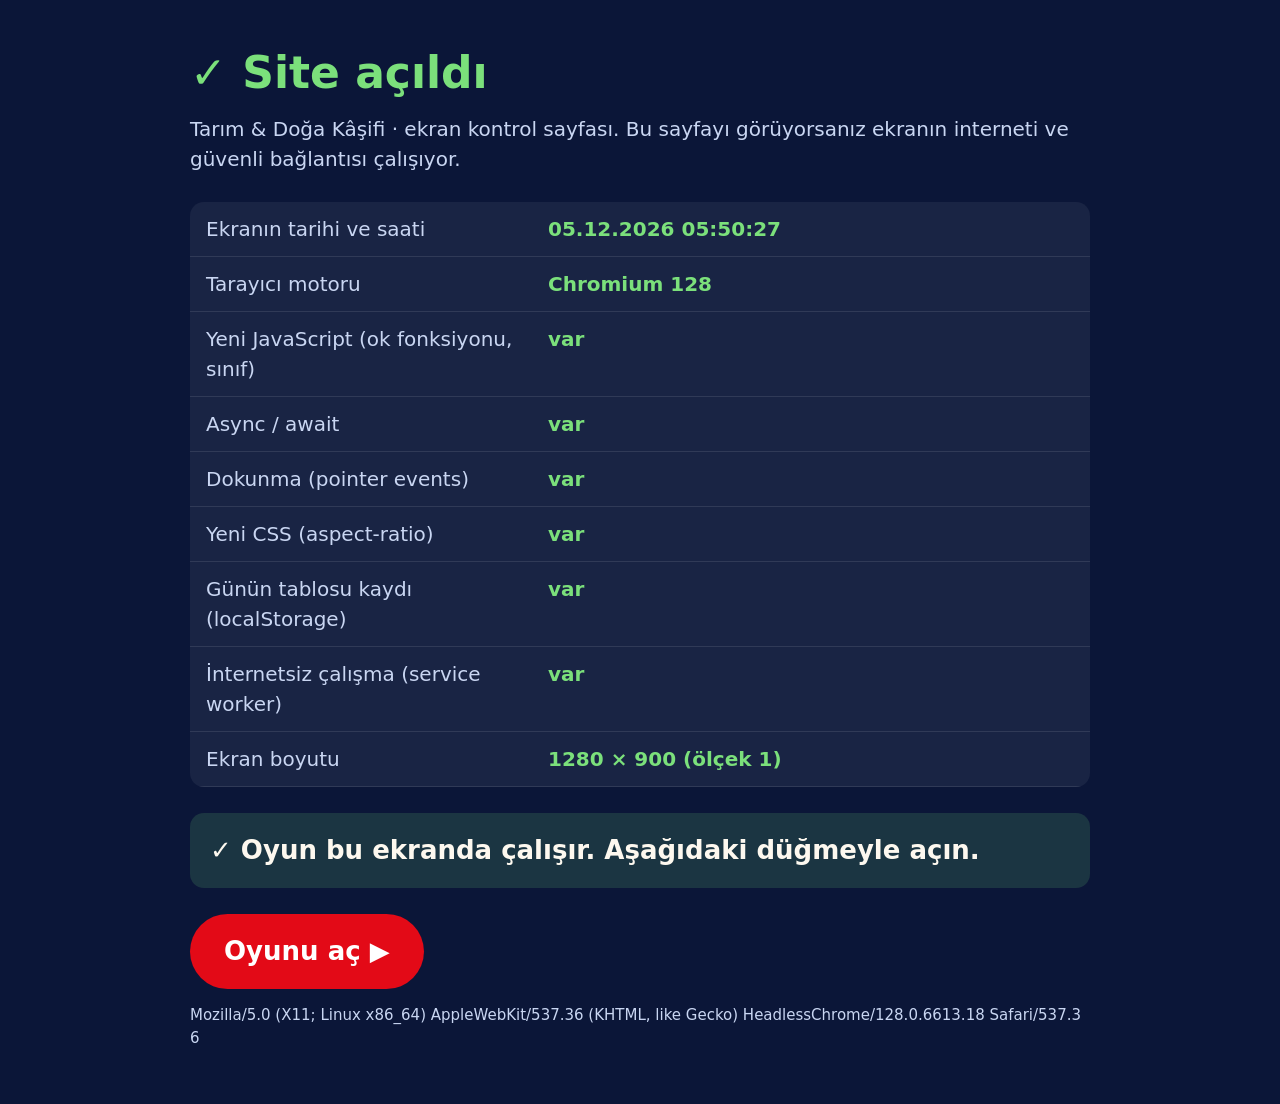
<file: kontrol.html>
<!DOCTYPE html>
<html lang="tr">
<head>
<meta charset="utf-8">
<meta name="viewport" content="width=device-width, initial-scale=1">
<title>Tarım &amp; Doğa Kâşifi – Ekran kontrolü</title>
<style>
  body { margin: 0; min-height: 100vh; background: #0b1638; color: #fdf8ef; font: 20px/1.5 "Segoe UI", system-ui, sans-serif; }
  main { max-width: 900px; margin: 0 auto; padding: 40px 24px; }
  h1 { margin: 0 0 8px; font-size: 44px; color: #7be07b; }
  .sub { margin: 0 0 28px; color: #c9d6f2; }
  table { width: 100%; border-collapse: collapse; background: rgba(255,255,255,.06); border-radius: 14px; overflow: hidden; }
  td { padding: 12px 16px; border-bottom: 1px solid rgba(255,255,255,.1); vertical-align: top; }
  td:first-child { width: 38%; color: #c9d6f2; }
  .ok { color: #7be07b; font-weight: 700; }
  .bad { color: #ff8c8c; font-weight: 700; }
  #sonuc { margin: 26px 0; padding: 18px 20px; border-radius: 14px; font-size: 26px; font-weight: 700; }
  a.btn { display: inline-block; padding: 18px 34px; border-radius: 999px; background: #e30a17; color: #fff; font-size: 26px; font-weight: 800; text-decoration: none; }
  .ua { font-size: 15px; word-break: break-all; color: #c9d6f2; }
</style>
</head>
<body>
<main>
  <h1>✓ Site açıldı</h1>
  <p class="sub">Tarım &amp; Doğa Kâşifi · ekran kontrol sayfası. Bu sayfayı görüyorsanız ekranın interneti ve güvenli bağlantısı çalışıyor.</p>
  <table id="t"></table>
  <div id="sonuc">Kontrol ediliyor…</div>
  <a class="btn" href="oyun/">Oyunu aç ▶</a>
  <p class="ua" id="ua"></p>
</main>
<script>
/* Yalnız eski tarayıcılarda da çalışan kod (ES5): oyunun ihtiyaç duyduğu özellikleri tek tek dener. */
(function () {
  var rows = [], eksik = [];
  function row(ad, deger, iyi) { rows.push("<tr><td>" + ad + "</td><td class='" + (iyi === false ? "bad" : "ok") + "'>" + deger + "</td></tr>"); if (iyi === false) eksik.push(ad); }
  function dene(kod) { try { return !!(new Function(kod))(); } catch (e) { return false; } }
  var now = new Date();
  var yil = now.getFullYear();
  row("Ekranın tarihi ve saati", now.toLocaleString("tr-TR"), yil >= 2026);
  var m = navigator.userAgent.match(/Chrome\/(\d+)/);
  row("Tarayıcı motoru", m ? "Chromium " + m[1] : "bilinmiyor", m ? +m[1] >= 80 : null);
  row("Yeni JavaScript (ok fonksiyonu, sınıf)", dene("var f = (a = 1) => a; class A {}; return f() === 1;") ? "var" : "YOK", dene("var f = (a = 1) => a; class A {}; return f() === 1;"));
  row("Async / await", dene("return typeof (async function () {}) === 'function';") ? "var" : "YOK", dene("return typeof (async function () {}) === 'function';"));
  row("Dokunma (pointer events)", window.PointerEvent ? "var" : "YOK", !!window.PointerEvent);
  var ar = window.CSS && CSS.supports && CSS.supports("aspect-ratio", "1 / 1");
  row("Yeni CSS (aspect-ratio)", ar ? "var" : "YOK (görünüm biraz bozulabilir)", ar ? true : null);
  var ls = false; try { localStorage.setItem("k", "1"); ls = localStorage.getItem("k") === "1"; } catch (e) {}
  row("Günün tablosu kaydı (localStorage)", ls ? "var" : "YOK", ls);
  row("İnternetsiz çalışma (service worker)", "serviceWorker" in navigator ? "var" : "yok (internet gerekir)", "serviceWorker" in navigator ? true : null);
  row("Ekran boyutu", window.innerWidth + " × " + window.innerHeight + " (ölçek " + (window.devicePixelRatio || 1) + ")", null);
  document.getElementById("t").innerHTML = rows.join("");
  var s = document.getElementById("sonuc");
  if (!eksik.length) { s.textContent = "✓ Oyun bu ekranda çalışır. Aşağıdaki düğmeyle açın."; s.style.background = "rgba(123,224,123,.15)"; }
  else { s.textContent = "✗ Sorun: " + eksik.join(", ") + ". Bu ekranın fotoğrafını gönderin."; s.style.background = "rgba(255,140,140,.15)"; }
  document.getElementById("ua").textContent = navigator.userAgent;
})();
</script>
</body>
</html>
</file>
<file: oyun/css/style.css>
/* ============ Yazı tipleri (çevrimdışı) ============ */
@font-face { font-family: "Poppins"; font-weight: 600; font-display: swap; src: url(../assets/fonts/poppins-latin-600-normal.woff2) format("woff2");
  unicode-range: U+0000-00FF, U+0131, U+0152-0153, U+02BB-02BC, U+02C6, U+02DA, U+02DC, U+0304, U+0308, U+0329, U+2000-206F, U+20AC, U+2122, U+2191, U+2193, U+2212, U+2215, U+FEFF, U+FFFD; }
@font-face { font-family: "Poppins"; font-weight: 600; font-display: swap; src: url(../assets/fonts/poppins-latin-ext-600-normal.woff2) format("woff2");
  unicode-range: U+0100-02BA, U+02BD-02C5, U+02C7-02CC, U+02CE-02D7, U+02DD-02FF, U+1E00-1E9F, U+1EF2-1EFF, U+2020, U+20A0-20AB, U+20AD-20C0, U+2113, U+2C60-2C7F, U+A720-A7FF; }
@font-face { font-family: "Poppins"; font-weight: 800; font-display: swap; src: url(../assets/fonts/poppins-latin-800-normal.woff2) format("woff2");
  unicode-range: U+0000-00FF, U+0131, U+0152-0153, U+02BB-02BC, U+02C6, U+02DA, U+02DC, U+0304, U+0308, U+0329, U+2000-206F, U+20AC, U+2122, U+2191, U+2193, U+2212, U+2215, U+FEFF, U+FFFD; }
@font-face { font-family: "Poppins"; font-weight: 800; font-display: swap; src: url(../assets/fonts/poppins-latin-ext-800-normal.woff2) format("woff2");
  unicode-range: U+0100-02BA, U+02BD-02C5, U+02C7-02CC, U+02CE-02D7, U+02DD-02FF, U+1E00-1E9F, U+1EF2-1EFF, U+2020, U+20A0-20AB, U+20AD-20C0, U+2113, U+2C60-2C7F, U+A720-A7FF; }
@font-face { font-family: "Mulish"; font-weight: 500; font-display: swap; src: url(../assets/fonts/mulish-latin-500-normal.woff2) format("woff2");
  unicode-range: U+0000-00FF, U+0131, U+0152-0153, U+02BB-02BC, U+02C6, U+02DA, U+02DC, U+0304, U+0308, U+0329, U+2000-206F, U+20AC, U+2122, U+2191, U+2193, U+2212, U+2215, U+FEFF, U+FFFD; }
@font-face { font-family: "Mulish"; font-weight: 500; font-display: swap; src: url(../assets/fonts/mulish-latin-ext-500-normal.woff2) format("woff2");
  unicode-range: U+0100-02BA, U+02BD-02C5, U+02C7-02CC, U+02CE-02D7, U+02DD-02FF, U+1E00-1E9F, U+1EF2-1EFF, U+2020, U+20A0-20AB, U+20AD-20C0, U+2113, U+2C60-2C7F, U+A720-A7FF; }
@font-face { font-family: "Mulish"; font-weight: 800; font-display: swap; src: url(../assets/fonts/mulish-latin-800-normal.woff2) format("woff2");
  unicode-range: U+0000-00FF, U+0131, U+0152-0153, U+02BB-02BC, U+02C6, U+02DA, U+02DC, U+0304, U+0308, U+0329, U+2000-206F, U+20AC, U+2122, U+2191, U+2193, U+2212, U+2215, U+FEFF, U+FFFD; }
@font-face { font-family: "Mulish"; font-weight: 800; font-display: swap; src: url(../assets/fonts/mulish-latin-ext-800-normal.woff2) format("woff2");
  unicode-range: U+0100-02BA, U+02BD-02C5, U+02C7-02CC, U+02CE-02D7, U+02DD-02FF, U+1E00-1E9F, U+1EF2-1EFF, U+2020, U+20A0-20AB, U+20AD-20C0, U+2113, U+2C60-2C7F, U+A720-A7FF; }

/* ============ Tasarım belirteçleri ============
   "Harran'da sabah": açık mavi gökyüzü (yazı kolonlarının arkasında hafif koyu havuz), kerpiç (Harran kümbet evlerinin toprağı),
   buğday altını, TEKNOFEST kırmızısı (yalnızca ana eylem), fıstık yeşili (doğru), Fırat turkuazı (su). */
:root {
  color-scheme: dark;
  --night-0: #060c22;
  --night-1: #0b1638;
  --night-2: #13235a;
  --kerpic: #c8814b;
  --kerpic-2: #eeb585; /* gökyüzü açıldı: küçük başlıklar (kicker) 4.5:1 kalsın diye bir ton açık */
  --wheat: #f2c14e;
  --wheat-2: #ffe29a;
  --red: #e30a17;
  --red-2: #ff4452;
  --red-d: #8e0009;
  --pistachio: #7ccf5a;
  --pistachio-2: #c9f2b0;
  --pistachio-d: #2f7a22;
  --firat: #36b5c9;
  /* gündüz gökyüzü: tepede orta mavi, ufka doğru açılır; yazı kolonlarının arkasındaki havuzla krem yazıya 4.5:1 verir */
  --sky-0: #1f4f95;
  --sky-1: #235599;
  --sky-2: #275ca2;
  --sky-3: #2d68b0;
  --sky-4: #3f7cbf;
  --sky-5: #7eb0dd;
  /* yazı havuzu: yazı kolonlarının arkasındaki yumuşak koyuluk */
  --pool: 9, 28, 70;
  --ink: #fdf8ef;
  --muted: rgba(253, 248, 239, .86);
  --faint: rgba(253, 248, 239, .5);
  --line: rgba(227, 163, 111, .28);
  --line-2: rgba(253, 248, 239, .16);
  --tablet: linear-gradient(165deg, rgba(58, 54, 88, .92), rgba(18, 38, 92, .9) 55%, rgba(10, 26, 64, .95)); /* aydınlık manzara arkadan sızmasın diye biraz daha opak */
  --tablet-shadow: 0 .55rem 0 rgba(6, 12, 34, .75), 0 1.4rem 2.6rem rgba(0, 0, 0, .38), inset 0 1px 0 rgba(255, 255, 255, .14);
  --shadow: 0 1.2rem 3rem rgba(0, 0, 0, .45);
  --head: "Poppins", "Segoe UI", system-ui, sans-serif;
  --body: "Mulish", "Segoe UI", system-ui, sans-serif;
  --emoji: "Segoe UI Emoji", "Apple Color Emoji", "Noto Color Emoji", sans-serif;
}

/* ============ Temel ============ */
* { box-sizing: border-box; }
html { font-size: clamp(11px, calc(.62vmin + .55vmax), 26px); }
html, body { height: 100%; margin: 0; }
body {
  overflow: hidden;
  color: var(--ink);
  font-family: var(--body);
  font-weight: 500;
  background: linear-gradient(180deg, var(--sky-0) 0%, var(--sky-1) 28%, var(--sky-2) 42%, var(--sky-3) 56%, var(--sky-4) 72%, var(--sky-5) 100%);
  display: grid;
  grid-template-rows: auto auto 1fr;
  grid-template-columns: minmax(0, 1fr);
  -webkit-user-select: none; user-select: none;
  -webkit-touch-callout: none;
  -webkit-tap-highlight-color: transparent;
  touch-action: pan-x pan-y; /* pinch-zoom kapalı: masaüstü Chrome viewport meta'sını dikkate almaz */
  font-variant-numeric: tabular-nums;
}
button { font: inherit; color: inherit; border: 0; background: none; cursor: pointer; touch-action: manipulation; }
button:focus-visible { outline: .25rem solid var(--wheat); outline-offset: .3rem; }
img { -webkit-user-drag: none; user-select: none; }
[hidden] { display: none !important; }
.ico { width: 1.15em; height: 1.15em; flex: none; }
.ico-wrap { display: inline-flex; color: var(--wheat); }

/* ============ Gökyüzü & manzara ============ */
/* Gündüz: yıldızlar gizli; güneş tarafında (sağ alt) sıcak ışık; sol yazı kolonu ve üst başlık bandının arkasında yumuşak koyu havuz */
.sky {
  position: fixed; inset: 0; pointer-events: none; z-index: 0;
  background:
    radial-gradient(60vmax 34vmax at 85% 100%, rgba(255, 224, 170, .22), transparent 70%),
    radial-gradient(38vw 50vh at 17% 54%, rgba(var(--pool), .66), rgba(var(--pool), .5) 45%, rgba(var(--pool), 0) 100%),
    radial-gradient(34vw 14vh at 56% 25%, rgba(var(--pool), .5), rgba(var(--pool), 0) 100%);
}
.sky i { position: absolute; top: 0; left: 0; width: 1px; height: 1px; border-radius: 50%; display: none; }
#s2 { width: 2px; height: 2px; animation: twinkle 5s ease-in-out infinite alternate; }
#s3 { width: 3px; height: 3px; animation: twinkle 3.5s ease-in-out infinite alternate-reverse; }
@keyframes twinkle { from { opacity: .35; } to { opacity: 1; } }

/* Manzara: 1920×400 SVG görsel (assets/svg); cover + alta yasla. Yükseklik en çok 23vw: tablet oranlarında (4:3–16:10) yanlardan
   yalnız ~%5 kırpılır, soldaki Göbeklitepe ve sağdaki kale/sütunlar görünür kalır; dikeyde <picture> ayrı dizilimi (landscape-port.svg) yükler */
.landscape-pic { position: fixed; left: 0; bottom: 0; } /* <picture> akış dışı: gövde ızgarasında hücre kaplamasın */
.landscape { position: fixed; left: 0; right: 0; bottom: 0; width: 100%; height: min(38vh, 23vw); z-index: 0; pointer-events: none; object-fit: cover; object-position: 50% 100%; }
@media (orientation: portrait) {
  .landscape { height: 28vh; }
  /* dikeyde başlık bloğu ortada: havuz orta kolona taşınır */
  .sky {
    background:
      radial-gradient(50vmax 26vmax at 100% 100%, rgba(255, 224, 170, .18), transparent 70%),
      radial-gradient(64vw 27vh at 50% 53%, rgba(var(--pool), .64), rgba(var(--pool), .48) 50%, rgba(var(--pool), 0) 100%);
  }
}
/* tarım dronu: tarlaların üstünde alçak uçar (üst başlık satırı ve soru ilerleme noktalarından uzak);
   z-index 1: manzaranın önünde, sahnenin (#stage 2) ve üst bandın (3) arkasında */
.drone { position: fixed; top: 64vh; left: -10vw; width: 5.5vmin; z-index: 1; opacity: .85; pointer-events: none; animation: fly 42s linear infinite; }
@keyframes fly {
  0% { transform: translate(0, 0); }
  25% { transform: translate(30vw, -1.2vh); }
  50% { transform: translate(60vw, .8vh); }
  75% { transform: translate(90vw, -.8vh); }
  100% { transform: translate(120vw, 0); }
}
/* dikeyde manzara ekranın alt %28'i: dron nirengilerin (kale, minare) altından, tarlanın üstünden ve skor tablosunun altından geçer */
@media (orientation: portrait) { .drone { top: 93vh; } }

/* ============ Üst bant: kurum logoları ============ */
.topbar {
  position: relative; z-index: 3;
  display: flex; align-items: center; justify-content: space-between; gap: 1.5rem;
  padding: .8rem 2rem;
  background: linear-gradient(180deg, rgba(6, 12, 34, .92), rgba(6, 12, 34, .45));
}
.brand-plate {
  display: flex; align-items: center; gap: 1rem;
  background: #fff; color: #a8161f;
  padding: .5rem 1.4rem .5rem .6rem;
  border-radius: 1rem;
  box-shadow: 0 .4rem 1.4rem rgba(0, 0, 0, .35);
}
.brand-plate .emblem { height: 4.2rem; width: auto; }
.brand-text { display: flex; flex-direction: column; line-height: 1.18; }
.brand-text b { font-family: var(--head); font-weight: 800; font-size: 1.1rem; letter-spacing: .02em; }
.brand-text span { font-size: .8rem; font-weight: 800; color: #6b1016; }
.brand-sep { width: 2px; align-self: stretch; margin: .3rem .2rem; background: rgba(168, 22, 31, .22); border-radius: 2px; }
.brand-plate .tagem { height: 3.6rem; width: auto; }
.event { display: flex; align-items: center; gap: 1.2rem; }
.event-text { display: flex; flex-direction: column; align-items: flex-end; line-height: 1.2; }
.event-text b { font-family: var(--head); font-weight: 800; font-size: 1.35rem; letter-spacing: .3em; margin-right: -.3em; color: var(--wheat); }
.event-text span { font-size: .88rem; color: var(--muted); }
.event .teknofest { height: 5.4rem; width: auto; }
.event-sep { width: 1px; height: 3.6rem; background: var(--line-2); }
.event .mth { height: 4.2rem; width: auto; }

/* ============ Kayan liderlik şeridi ============ */
.ticker {
  position: relative; z-index: 3;
  display: flex; align-items: center; height: 2.8rem;
  background: linear-gradient(90deg, #b8000c, var(--red) 30%, var(--red));
  box-shadow: 0 .3rem 1.2rem rgba(227, 10, 23, .3);
  font-size: 1.08rem;
}
.ticker-label {
  flex: none; height: 100%; display: flex; align-items: center; gap: .55rem; padding: 0 1.3rem;
  font-family: var(--head); font-weight: 800; background: var(--night-0); color: var(--wheat-2);
  clip-path: polygon(0 0, 100% 0, calc(100% - 1rem) 100%, 0 100%); padding-right: 2.2rem;
}
.ticker-track { flex: 1; min-width: 0; overflow: hidden; height: 100%; mask-image: linear-gradient(90deg, transparent, #000 3%, #000 97%, transparent); }
.ticker-inner { display: inline-flex; align-items: center; height: 100%; white-space: nowrap; animation: marquee 38s linear infinite; }
.tk { padding: 0 2.2rem; font-weight: 800; }
.tk b { color: var(--wheat-2); font-family: var(--head); }
@keyframes marquee { to { transform: translateX(-50%); } }

/* ============ Ekranlar ============ */
#stage { position: relative; z-index: 2; min-height: 0; }
.screen {
  position: absolute; inset: 0;
  display: flex; flex-direction: column; align-items: center; justify-content: center;
  padding: 1.6rem 2.6rem 2rem;
  opacity: 0; visibility: hidden; transform: translateY(2vh) scale(.985);
  transition: opacity .35s ease, transform .45s cubic-bezier(.2, .8, .2, 1), visibility 0s .35s;
}
.screen.active { opacity: 1; visibility: visible; transform: none; transition: opacity .35s ease, transform .45s cubic-bezier(.2, .8, .2, 1), visibility 0s; }

.panel {
  background: var(--tablet);
  border: 1px solid var(--line);
  border-radius: 1.8rem;
  box-shadow: var(--shadow), inset 0 1px 0 rgba(255, 255, 255, .1);
  backdrop-filter: blur(8px);
}
.screen-title { font-family: var(--head); font-weight: 800; font-size: 2.8rem; margin: 0 0 2rem; text-align: center; text-wrap: balance; text-shadow: 0 .3rem 1.2rem rgba(0, 0, 0, .4); }

/* ============ Butonlar ============ */
.cta {
  display: inline-flex; align-items: center; justify-content: center; gap: .6rem;
  min-height: 4.6rem; padding: 0 2.4rem;
  font-family: var(--head); font-weight: 800; font-size: 1.5rem;
  background: linear-gradient(180deg, var(--red-2), var(--red));
  border-radius: 999px;
  box-shadow: 0 .45rem 0 var(--red-d), 0 1rem 2rem rgba(227, 10, 23, .4), inset 0 1px 0 rgba(255, 255, 255, .35);
  transition: transform .12s, box-shadow .12s;
}
.cta:active { transform: translateY(.35rem); box-shadow: 0 .1rem 0 var(--red-d), 0 .5rem 1rem rgba(227, 10, 23, .35); }
.cta-xl { min-height: 6.2rem; padding: 0 3.4rem; font-size: 2.1rem; }
.ghost {
  min-height: 4rem; padding: 0 2rem; border-radius: 999px;
  font-family: var(--head); font-weight: 600; font-size: 1.25rem;
  background: rgba(253, 248, 239, .08); border: 2px solid var(--line);
}
.ghost:active { background: rgba(253, 248, 239, .18); }
/* gökyüzü/manzara üstünde duran hayalet düğmeler: yarı saydam koyu zemin (kart içindekiler değişmez) */
#scr-age .ghost, #btn-quit, #btn-skip { background: rgba(10, 24, 60, .76); }
#scr-age .ghost:active, #btn-quit:active, #btn-skip:active { background: rgba(30, 58, 110, .8); }
.ghost.danger { border-color: rgba(255, 68, 82, .6); color: #ffb3b8; }
.pulse { position: relative; }
.pulse::after {
  content: ""; position: absolute; inset: 0; border-radius: inherit; pointer-events: none;
  box-shadow: 0 0 0 .6rem rgba(227, 10, 23, .55);
  animation: pulse 2s ease-out infinite;
}
@keyframes pulse { 0% { opacity: .9; transform: scale(.98); } 70%, 100% { opacity: 0; transform: scale(1.12); } }

/* ============ 1) Karşılama ============ */
#scr-attract {
  display: grid; grid-template-columns: minmax(0, 1.15fr) minmax(0, .82fr) minmax(0, .72fr);
  align-items: center; justify-items: start; gap: 3rem;
  padding: 1rem 4rem 13vh; cursor: pointer;
}
.attract-main { display: flex; flex-direction: column; align-items: flex-start; }
.kicker {
  display: flex; align-items: center; gap: .9rem; margin: 0;
  font-family: var(--head); font-weight: 600; font-size: 1.05rem; letter-spacing: .2em; text-transform: uppercase; color: var(--kerpic-2);
}
.kicker::before { content: ""; width: 2.6rem; height: 2px; background: var(--kerpic); }
.title { margin: .8rem 0 1.6rem; font-family: var(--head); font-weight: 800; line-height: .95; letter-spacing: -.02em; }
.t-line { display: block; font-size: 4.4rem; text-shadow: 0 .4rem 1.6rem rgba(0, 0, 0, .45); }
.title .amp { color: var(--kerpic-2); }
.title-hl {
  display: block; font-size: 9.2rem; letter-spacing: -.04em; line-height: .95; padding-bottom: .08em;
  background: linear-gradient(100deg, var(--wheat-2) 0%, var(--wheat) 35%, var(--kerpic) 70%, var(--wheat) 100%);
  background-size: 220% 100%;
  -webkit-background-clip: text; background-clip: text; color: transparent;
  filter: drop-shadow(0 .5rem 1.4rem rgba(0, 0, 0, .45));
  animation: shine 7s ease-in-out infinite alternate;
}
@keyframes shine { to { background-position: 100% 0; } }
.rules { list-style: none; display: flex; margin: 0 0 2.4rem; padding: 0; }
.rules li { display: flex; align-items: center; gap: .7rem; padding: 0 1.6rem; border-left: 1px solid var(--line); }
.rules li:first-child { padding-left: 0; border-left: 0; }
.rules b { font-family: var(--head); font-weight: 800; font-size: 2.6rem; color: var(--wheat); line-height: 1; }
.rules span { font-size: 1.1rem; font-weight: 800; color: var(--muted); line-height: 1.2; }
.gift-note { display: flex; align-items: center; gap: .6rem; margin: 1.8rem 0 0; font-size: 1.2rem; font-weight: 800; color: var(--wheat-2); text-shadow: 0 .1rem .6rem rgba(8, 26, 60, .7); }
.gift-ico { font-family: var(--emoji); font-size: 1.5rem; }

/* Gerçek fotoğraflardan dönen kart destesi */
.deck-wrap { justify-self: center; width: 100%; max-width: 27rem; display: flex; flex-direction: column; align-items: center; gap: 1.2rem; }
.deck-kicker { margin: 0; font-family: var(--head); font-weight: 600; font-size: 1.05rem; letter-spacing: .2em; text-transform: uppercase; color: var(--kerpic-2); }
.deck { position: relative; width: 100%; aspect-ratio: 4 / 5; }
.pc {
  position: absolute; inset: 0; margin: 0; padding: .9rem .9rem 0; border-radius: 1.1rem;
  background: #fdf8ef; box-shadow: 0 1.4rem 2.8rem rgba(0, 0, 0, .5);
  display: flex; flex-direction: column;
  transform: rotate(var(--tilt)) translateY(0) scale(1);
  transition: transform .65s cubic-bezier(.2, .8, .2, 1), opacity .65s ease;
}
.pc img { display: block; width: 100%; flex: 1; min-height: 0; object-fit: cover; border-radius: .6rem; }
.pc figcaption { display: flex; align-items: baseline; justify-content: space-between; gap: .6rem; padding: .8rem .3rem 1rem; color: var(--night-1); }
.pc figcaption b { font-family: var(--head); font-weight: 800; font-size: 1.55rem; line-height: 1.1; }
.pc figcaption span { font-weight: 800; font-size: 1rem; color: #9a5a2c; white-space: nowrap; }
.pc[data-pos="0"] { transform: rotate(var(--tilt)) scale(1); }
.pc[data-pos="1"] { transform: rotate(calc(var(--tilt) * -1.4)) translate(1.2rem, .6rem) scale(.96); }
.pc[data-pos="2"] { transform: rotate(calc(var(--tilt) * 1.8)) translate(-1.2rem, 1rem) scale(.92); }
.pc[data-pos="hidden"] { opacity: 0; transform: rotate(0) scale(.9); }
.pc.leave { opacity: 0; transform: rotate(18deg) translate(115%, -6%) scale(.95) !important; }
@keyframes hover { 0%, 100% { transform: translateY(0); } 50% { transform: translateY(-1rem); } }

.board { justify-self: stretch; padding: 1.4rem 1.3rem 1.2rem; cursor: default; background: var(--tablet); border: 1px solid var(--line); border-radius: 1.8rem; box-shadow: var(--shadow); backdrop-filter: blur(8px); }
.board h2 { display: flex; align-items: center; gap: .6rem; margin: 0 0 1rem; padding: 0 .3rem; font-family: var(--head); font-weight: 800; font-size: 1.35rem; }
.board ol { list-style: none; margin: 0; padding: 0; display: grid; gap: .4rem; }
.board li { display: grid; grid-template-columns: 2.2rem 1fr auto auto; align-items: center; gap: .6rem; padding: .5rem .8rem; border-radius: .9rem; background: rgba(253, 248, 239, .05); font-size: 1.15rem; }
.board li:nth-child(1) { background: linear-gradient(90deg, rgba(242, 193, 78, .32), rgba(242, 193, 78, .06)); }
.board li:nth-child(2) { background: linear-gradient(90deg, rgba(203, 213, 225, .24), rgba(203, 213, 225, .05)); }
.board li:nth-child(3) { background: linear-gradient(90deg, rgba(200, 129, 75, .32), rgba(200, 129, 75, .06)); }
.board .rk { font-family: var(--head); font-weight: 800; text-align: center; }
.board .nm { overflow: hidden; text-overflow: ellipsis; white-space: nowrap; font-weight: 800; }
.board .gp { font-size: .85rem; }
.board b { font-family: var(--head); color: var(--wheat-2); }
.board .empty { display: block; text-align: center; padding: 2rem 1rem; color: var(--muted); line-height: 1.6; background: none; }

/* ============ 2) Yaş seçimi ============ */
.age-sub { margin: -1.2rem 0 2.2rem; font-size: 1.4rem; font-weight: 800; color: var(--muted); }
.age-grid { display: flex; flex-wrap: wrap; justify-content: center; gap: 1.4rem; max-width: 75rem; margin-bottom: 2.4rem; }
.age-btn { width: 9.5rem; }
.age-btn {
  height: 9.5rem; border-radius: 1.8rem;
  display: flex; flex-direction: column; align-items: center; justify-content: center; gap: .1rem;
  font-family: var(--head); font-weight: 800; font-size: 3.8rem; line-height: 1;
  border: 3px solid rgba(253, 248, 239, .3);
  box-shadow: 0 .55rem 0 rgba(6, 12, 34, .75), var(--shadow), inset 0 1px 0 rgba(255, 255, 255, .25);
  transition: transform .12s;
}
.age-btn small { font-size: 1.1rem; letter-spacing: .02em; }
.age-btn:active { transform: translateY(.35rem) scale(.97); }
.age-btn.lv1 { background: linear-gradient(160deg, #4f9d3a, #2a6e1e); }
.age-btn.lv2 { background: linear-gradient(160deg, #c8814b, #8a4f2a); }
.age-btn.lv3 { background: linear-gradient(160deg, #2a8ea0, #17606e); }
.age-btn.lv4 { background: linear-gradient(160deg, #3a66c4, #1b3a78); }
@keyframes bob { 0%, 100% { transform: translateY(0) rotate(-4deg); } 50% { transform: translateY(-1rem) rotate(4deg); } }

/* ============ 3) Soru ekranı ============ */
#scr-quiz { justify-content: flex-start; padding-top: 1.2rem; padding-bottom: 3.5rem; }
.quiz-top { width: 100%; max-width: 96rem; display: grid; grid-template-columns: auto 1fr auto auto auto; align-items: center; gap: 1.6rem; }
.quit { min-height: 3.4rem; padding: 0 1.2rem; font-size: 1.05rem; color: var(--muted); }
.progress { display: flex; gap: .55rem; }
.pdot {
  width: 2.7rem; height: 2.7rem; border-radius: 50%; display: grid; place-items: center;
  font-family: var(--head); font-weight: 800; font-style: normal; font-size: 1.05rem;
  background: rgba(253, 248, 239, .06); border: 2px solid var(--line); transition: all .3s;
}
.pdot.now { background: var(--wheat); color: #3b2a00; border-color: var(--wheat-2); transform: scale(1.14); box-shadow: 0 0 1.2rem rgba(242, 193, 78, .55); }
.pdot.ok { background: var(--pistachio); color: #173d10; border-color: var(--pistachio-2); }
.pdot.bad { background: var(--red); border-color: var(--red-2); }
.q-meta { display: flex; gap: .7rem; justify-content: center; flex-wrap: wrap; }
.chip { display: inline-flex; align-items: center; gap: .5rem; padding: .45rem 1.1rem; border-radius: 999px; background: rgba(253, 248, 239, .07); border: 1px solid var(--line-2); font-weight: 800; font-size: 1.05rem; }
.chip.cat-tarim { background: rgba(242, 193, 78, .14); border-color: rgba(242, 193, 78, .5); color: var(--wheat-2); }
.chip.cat-doga { background: rgba(124, 207, 90, .14); border-color: rgba(201, 242, 176, .45); color: var(--pistachio-2); }
.score-box { display: flex; align-items: baseline; gap: .6rem; font-family: var(--head); font-weight: 600; font-size: 1rem; letter-spacing: .12em; color: var(--muted); padding: .45rem 1.3rem; border-radius: 1rem; background: rgba(6, 12, 34, .45); border: 1px solid var(--line); }
.score-box b { display: inline-block; min-width: 3ch; font-size: 1.9rem; letter-spacing: 0; color: var(--wheat-2); font-weight: 800; }
.score-box.bump b { animation: bump .5s; }
@keyframes bump { 40% { transform: scale(1.35); color: #fff; } }
.timer { position: relative; width: 6.2rem; height: 6.2rem; }
.timer svg { width: 100%; height: 100%; transform: rotate(-90deg); }
.timer circle { fill: none; stroke-width: 10; }
.t-bg { stroke: rgba(253, 248, 239, .1); }
.t-fg { stroke: var(--pistachio); stroke-linecap: round; transition: stroke .3s; }
.timer.warn .t-fg { stroke: var(--wheat); }
.timer.crit .t-fg { stroke: var(--red-2); }
.timer.crit { animation: throb .5s ease-in-out infinite alternate; }
@keyframes throb { to { transform: scale(1.08); } }
#timer-num { position: absolute; inset: 0; display: grid; place-items: center; font-family: var(--head); font-weight: 800; font-size: 2.2rem; }

.question {
  width: 100%; max-width: 74rem; margin: 1.6rem 0 1.2rem; text-align: center;
  font-family: var(--head); font-weight: 800; font-size: 2.4rem; line-height: 1.22; text-wrap: balance;
  text-shadow: 0 .3rem 1rem rgba(0, 0, 0, .45);
  min-height: 2.5em; display: flex; align-items: center; justify-content: center;
}
.q-body { width: 100%; max-width: 96rem; flex: 1; min-height: 0; display: flex; flex-direction: column; align-items: center; justify-content: center; gap: 1.6rem; padding-bottom: 3vh; }
.q-body.enter > * { animation: rise .45s cubic-bezier(.2, .8, .2, 1) both; }
.q-body.enter > *:nth-child(2) { animation-delay: .08s; }
@keyframes rise { from { opacity: 0; transform: translateY(2rem); } }
.q-body.locked { pointer-events: none; }

/* Seçenekler: kerpiç tablet kartlar */
.opts { width: 100%; display: grid; grid-template-columns: repeat(3, 1fr); gap: 1.8rem; }
.opt {
  position: relative; min-height: 17rem; padding: 1.6rem 1rem;
  display: flex; flex-direction: column; align-items: center; justify-content: center; gap: 1rem;
  border-radius: 2rem; background: var(--tablet);
  border: 2px solid rgba(227, 163, 111, .38);
  box-shadow: var(--tablet-shadow);
  transition: transform .12s, background .25s, border-color .25s, opacity .3s;
}
.opt:active { transform: translateY(.35rem) scale(.985); box-shadow: 0 .15rem 0 rgba(6, 12, 34, .75), inset 0 1px 0 rgba(255, 255, 255, .14); }
.opt-text { font-family: var(--head); font-weight: 800; font-size: 1.8rem; line-height: 1.2; text-align: center; text-wrap: balance; }
.opt-icon { font-size: 6rem; filter: drop-shadow(0 .5rem .8rem rgba(0, 0, 0, .35)); }
.opt.correct { background: linear-gradient(170deg, #4f9d3a, #2a6e1e); border-color: var(--pistachio-2); box-shadow: 0 0 0 .4rem rgba(124, 207, 90, .3), 0 0 3rem rgba(124, 207, 90, .6); animation: pop .45s; }
.opt.wrong { background: linear-gradient(170deg, #ff6b75, #b3000b); border-color: #ffc2c7; animation: shake .45s; }
.opt.dim { opacity: .32; }
@keyframes pop { 50% { transform: scale(1.06); } }
@keyframes shake { 20%, 60% { transform: translateX(-1rem); } 40%, 80% { transform: translateX(1rem); } }

/* Görseller */
.art { display: inline-grid; place-items: center; line-height: 1; }
.art-emoji { font-family: var(--emoji); }
.art-svg svg { width: 1.3em; height: 1.3em; display: block; }
.art-dark { filter: brightness(.32) saturate(1.6) contrast(1.3) drop-shadow(0 0 .25rem rgba(255, 255, 255, .35)); }

/* Siluet */
.t-silhouette { flex-direction: row; align-items: stretch; justify-content: center; gap: 3rem; }
.sil-stage {
  position: relative; flex: 0 0 32rem; min-height: 26rem; border-radius: 2rem;
  display: grid; place-items: center; overflow: hidden;
  /* neredeyse opak zemin: arkadaki manzara (Göbeklitepe, kümbetler) siluetle yarışmasın */
  background: radial-gradient(circle at 50% 58%, rgba(200, 129, 75, .32), rgba(8, 22, 56, 0) 70%), rgba(8, 22, 56, .88);
  border: 2px dashed rgba(227, 163, 111, .45);
}
.sil-glow { position: absolute; width: 60%; height: 60%; border-radius: 50%; background: rgba(242, 193, 78, .22); filter: blur(3rem); }
.sil { position: relative; font-size: 14rem; filter: brightness(0) invert(1) drop-shadow(0 0 1.2rem rgba(242, 193, 78, .8)); transition: filter .8s ease; }
.sil.art-svg svg { width: 1.35em; height: 1.35em; }
.sil-stage.reveal .sil { filter: none; animation: pop .6s; }
.t-silhouette .opts { flex: 0 1 36rem; grid-template-columns: 1fr; gap: 1.2rem; }
.t-silhouette .opt { min-height: 7rem; flex-direction: row; }

/* Doğru / Yanlış */
.tf { width: 100%; max-width: 84rem; display: grid; grid-template-columns: 1fr 1fr; gap: 2.6rem; }
.tf-btn {
  min-height: 22rem; border-radius: 2.4rem; display: flex; flex-direction: column; align-items: center; justify-content: center; gap: .6rem;
  border: 3px solid rgba(253, 248, 239, .35); transition: transform .12s, opacity .3s; position: relative;
}
.tf-btn:active { transform: translateY(.4rem) scale(.985); }
.tf-no { background: linear-gradient(170deg, #ff5a63, #b3000b); box-shadow: 0 .8rem 0 #6d0007, var(--shadow), inset 0 1px 0 rgba(255, 255, 255, .3); }
.tf-yes { background: linear-gradient(170deg, #4f9d3a, #2a6e1e); box-shadow: 0 .8rem 0 #1f5516, var(--shadow), inset 0 1px 0 rgba(255, 255, 255, .3); }
.tf-ico { font-size: 7rem; line-height: 1; font-weight: 800; }
.tf-btn b { font-family: var(--head); font-weight: 800; font-size: 3.2rem; letter-spacing: .06em; }
.tf-btn.correct { outline: .5rem solid var(--pistachio-2); outline-offset: .35rem; box-shadow: 0 0 0 .9rem rgba(124, 207, 90, .4), 0 0 3rem rgba(124, 207, 90, .6); animation: pop .45s; }
.tf-btn.correct::after { content: "✓ Doğru cevap"; position: absolute; top: 1rem; right: 1rem; padding: .3rem .9rem; border-radius: 999px; background: var(--ink); color: #1f5516; font-family: var(--head); font-weight: 800; font-size: 1.2rem; }
.tf-btn.wrong { animation: shake .45s; filter: saturate(.6); }
.tf-btn.dim { opacity: .28; }

/* Harita */
.t-map { flex-direction: row; align-items: stretch; gap: 2rem; }
.map-tray {
  flex: 0 0 17rem; display: flex; flex-direction: column; align-items: center; justify-content: center; gap: 1.6rem;
  border-radius: 2rem; background: rgba(8, 22, 56, .82); border: 2px dashed rgba(227, 163, 111, .45); padding: 1.4rem;
}
.token {
  position: relative; z-index: 5;
  width: 12rem; height: 12rem; border-radius: 50%;
  display: flex; flex-direction: column; align-items: center; justify-content: center; gap: .2rem;
  background: radial-gradient(circle at 35% 30%, #fff7d6, var(--wheat) 75%);
  color: #3b2a00; border: 4px solid #fff;
  box-shadow: 0 .6rem 0 #b8861b, 0 0 2.4rem rgba(242, 193, 78, .55);
  touch-action: none; cursor: grab;
  animation: wiggle 2.4s ease-in-out infinite;
  transition: transform .35s cubic-bezier(.2, .8, .2, 1);
}
.token .token-art { font-size: 5.4rem; }
.token b { font-family: var(--head); font-weight: 800; font-size: 1.15rem; text-align: center; line-height: 1.1; }
.token.dragging { animation: none; transition: none; cursor: grabbing; box-shadow: 0 1.4rem 2rem rgba(0, 0, 0, .5), 0 0 3rem rgba(242, 193, 78, .9); }
.token.placed { animation: none; }
/* bırakılan jeton: .dragging kalkınca wiggle yeniden başlayıp translate'i döndürmesin (dropOn ölçümü kaymasın) */
.token[style*="translate"]:not(.dragging) { animation: none; }
@keyframes wiggle { 0%, 100% { rotate: -5deg; } 50% { rotate: 5deg; } }
.t-map .map-tray { position: relative; z-index: 3; }
.t-map .map-area { position: relative; z-index: 1; }
.hint { margin: 0; text-align: center; font-weight: 800; font-size: 1.2rem; color: var(--wheat-2); line-height: 1.4; }
.map-area { flex: 1; min-width: 0; display: flex; align-items: center; justify-content: center; border-radius: 2rem; background: radial-gradient(120% 90% at 50% 40%, #12467a, #0b2a55 60%, #081c3d); border: 1px solid rgba(143, 227, 240, .25); padding: .8rem 1rem; box-shadow: inset 0 0 3rem rgba(0, 0, 0, .35); }
.tr-map { width: 100%; height: 100%; max-height: 52vh; overflow: visible; }
.tr-map .sea { fill: rgba(143, 227, 240, .38); font-family: var(--head); font-weight: 600; font-size: 17px; letter-spacing: .5em; font-style: italic; }
.tr-outline use { fill: none; stroke: var(--kerpic-2); stroke-width: 6; stroke-linejoin: round; filter: drop-shadow(0 8px 14px rgba(0, 0, 0, .5)); }
.prov { fill: #4d8b43; stroke: rgba(253, 248, 239, .38); stroke-width: .8; stroke-linejoin: round; transition: fill .2s; }
.prov:nth-child(3n) { fill: #558f47; }
.prov:nth-child(3n+1) { fill: #4a8540; }
.prov.cand { fill: #69a653; cursor: pointer; }
.prov.hover { fill: var(--wheat); }
.prov.correct, .prov.reveal { fill: var(--pistachio); animation: provpulse .9s ease-in-out infinite alternate; }
.prov.wrong { fill: var(--red-2); }
@keyframes provpulse { to { fill: #b7ee98; } }
.tr-lakes .lake { fill: #1f6f86; stroke: #8fe3f0; stroke-width: .8; }
.city { cursor: pointer; }
.city-halo { fill: transparent; stroke: transparent; stroke-width: 3; transition: all .2s; }
.city-dot { fill: var(--ink); stroke: var(--night-1); stroke-width: 4; transition: all .2s; }
.city-label { fill: var(--ink); font-family: var(--head); font-weight: 800; font-size: 21px; paint-order: stroke; stroke: var(--night-0); stroke-width: 6px; stroke-linejoin: round; }
.city.hover .city-halo { fill: rgba(242, 193, 78, .3); stroke: var(--wheat); }
.city.hover .city-dot { fill: var(--wheat); r: 14; }
.city.correct .city-halo, .city.reveal .city-halo { fill: rgba(124, 207, 90, .35); stroke: var(--pistachio-2); animation: halo 1s ease-in-out infinite alternate; }
.city.correct .city-dot, .city.reveal .city-dot { fill: var(--pistachio); }
.city.wrong .city-halo { fill: rgba(227, 10, 23, .35); stroke: var(--red-2); }
.city.wrong .city-dot { fill: var(--red); }
@keyframes halo { to { r: 38; } }

/* Uçan puan */
.float-pts {
  position: absolute; left: 50%; top: 42%; transform: translate(-50%, 0);
  font-family: var(--head); font-weight: 800; font-size: 5rem; color: var(--wheat-2);
  text-shadow: 0 0 1.4rem rgba(242, 193, 78, .9), 0 .3rem 0 #8a5a00; pointer-events: none; z-index: 10;
  animation: floatup 1.3s ease-out forwards;
}
@keyframes floatup { 0% { opacity: 0; transform: translate(-50%, 2rem) scale(.6); } 20% { opacity: 1; transform: translate(-50%, 0) scale(1.1); } 100% { opacity: 0; transform: translate(-50%, -8rem) scale(1); } }

/* ============ Geri bildirim kartı ============ */
.overlay { position: fixed; inset: 0; z-index: 20; display: flex; align-items: center; justify-content: center; opacity: 0; visibility: hidden; transition: opacity .25s, visibility 0s .25s; }
.overlay.show { opacity: 1; visibility: visible; transition: opacity .25s, visibility 0s; }
.fb { align-items: flex-end; background: linear-gradient(180deg, transparent 30%, rgba(6, 12, 34, .78)); }
.fb-card {
  position: relative; width: min(66rem, 92vw); margin-bottom: 4vh; padding: 1.8rem 2.4rem 2.2rem; overflow: hidden;
  border-radius: 2rem; background: var(--night-1); border: 3px solid var(--line); box-shadow: 0 -1rem 4rem rgba(0, 0, 0, .5);
  display: grid; grid-template-columns: 1fr auto; grid-template-areas: "head btn" "ans btn" "fact fact";
  column-gap: 2rem; row-gap: .6rem; align-items: center;
  transform: translateY(120%); transition: transform .45s cubic-bezier(.2, .9, .25, 1.1);
}
.fb.show .fb-card { transform: none; }
.fb.top { align-items: flex-start; background: linear-gradient(0deg, transparent 30%, rgba(6, 12, 34, .78)); }
.fb.top .fb-card { margin: 3vh 0 0; transform: translateY(-120%); }
.fb.top.show .fb-card { transform: none; }
.fb.is-ok .fb-card { border-color: var(--pistachio); background: linear-gradient(160deg, #1d4a22, var(--night-1) 68%); }
.fb.is-bad .fb-card { border-color: var(--red-2); background: linear-gradient(160deg, #4a0f1a, var(--night-1) 68%); }
.fb-head { grid-area: head; font-family: var(--head); font-weight: 800; font-size: 2.6rem; display: flex; align-items: center; gap: .8rem; }
.fb-emoji { font-family: var(--emoji); }
.fb-head .plus { color: var(--wheat-2); }
.fb-answer { grid-area: ans; font-size: 1.5rem; }
.fb-answer:empty { display: none; }
.fb-answer b { color: var(--pistachio-2); font-family: var(--head); }
.fb-fact { grid-area: fact; margin-top: .6rem; padding: 1.1rem 1.4rem; border-radius: 1.2rem; background: rgba(242, 193, 78, .1); border: 1px solid rgba(242, 193, 78, .38); }
.fb-fact b { color: var(--wheat-2); font-family: var(--head); font-size: 1.2rem; letter-spacing: .02em; }
.fb-fact p { margin: .35rem 0 0; font-size: 1.45rem; line-height: 1.45; max-width: 60ch; }
#fb-next { grid-area: btn; }
.fb-bar { position: absolute; left: 0; right: 0; bottom: 0; height: .5rem; background: rgba(253, 248, 239, .08); }
.fb-bar i { display: block; height: 100%; width: 0; background: var(--wheat); }

/* Ekran flaşı & konfeti */
#flash { position: fixed; inset: 0; z-index: 15; pointer-events: none; opacity: 0; }
#flash.ok { background: radial-gradient(circle at 50% 55%, rgba(124, 207, 90, .55), rgba(124, 207, 90, .15) 60%, transparent 80%); animation: flash .9s ease-out; }
#flash.bad { background: radial-gradient(circle at 50% 55%, transparent 40%, rgba(227, 10, 23, .45)); animation: flash .8s ease-out; }
@keyframes flash { 0% { opacity: 0; } 15% { opacity: 1; } 100% { opacity: 0; } }
#fx { position: fixed; inset: 0; width: 100%; height: 100%; z-index: 30; pointer-events: none; }

/* ============ 4) Sonuç ============ */
.result-card { width: min(56rem, 92vw); padding: 2.4rem 3rem 2.6rem; text-align: center; display: flex; flex-direction: column; align-items: center; gap: .5rem; }
.res-icon { font-family: var(--emoji); font-size: 7rem; line-height: 1.1; animation: pop .8s, bob 3s 1s ease-in-out infinite; }
.res-title { font-family: var(--head); font-weight: 800; font-size: 3rem; text-wrap: balance; background: linear-gradient(90deg, var(--wheat-2), var(--wheat), var(--kerpic-2)); -webkit-background-clip: text; background-clip: text; color: transparent; }
.res-stars { display: flex; gap: .6rem; font-size: 3rem; }
.res-stars i { font-style: normal; color: rgba(253, 248, 239, .16); }
.res-stars i.on { color: var(--wheat); text-shadow: 0 0 1rem rgba(242, 193, 78, .8); animation: starpop .5s both; }
@keyframes starpop { from { transform: scale(0) rotate(-90deg); } 70% { transform: scale(1.3); } }
.res-score { font-family: var(--head); font-weight: 800; font-size: 5.6rem; line-height: 1; margin-top: .4rem; }
.res-score small { font-size: 1.6rem; margin-left: .6rem; color: var(--muted); font-weight: 600; }
.res-sub { font-size: 1.35rem; color: var(--muted); }
.gift { margin-top: .8rem; padding: .9rem 1.6rem; border-radius: 1.2rem; font-weight: 800; font-size: 1.45rem; background: linear-gradient(90deg, #c4000d, #b54a00); box-shadow: 0 .6rem 2rem rgba(227, 10, 23, .35); }
.res-rank { margin-top: .6rem; font-size: 1.45rem; }
.res-rank b { color: var(--wheat-2); font-family: var(--head); font-size: 1.8rem; }
.res-actions { display: flex; gap: 1.4rem; margin-top: 1.4rem; }

/* ============ 5) Ad girişi ============ */
#scr-name .screen-title { margin-bottom: .4rem; }
.name-sub { margin: 0 0 1.2rem; font-size: 1.3rem; font-weight: 800; color: var(--muted); }
.name-field {
  position: relative; flex: none; /* boşken akışta içerik yok: kısa ekranda esneyip çizgiye inmesin */
  min-width: 36rem; max-width: 92vw; height: 5.6rem; padding: 0 2rem;
  display: flex; align-items: center; justify-content: center;
  border-radius: 1.4rem; background: var(--ink); color: var(--night-1); box-shadow: var(--shadow), inset 0 -.3rem 0 rgba(200, 129, 75, .35);
  font-family: var(--head); font-weight: 800; font-size: 2.6rem; letter-spacing: .04em; white-space: nowrap;
}
.name-field .caret { width: .25rem; height: 3.4rem; margin-left: .3rem; background: var(--red); animation: blink 1s steps(1) infinite; }
.name-field .ph { position: absolute; color: #b9b1a3; font-style: normal; display: none; }
.name-field.empty .ph { display: block; }
.name-field.empty .caret { position: absolute; left: calc(50% - 7.6rem); }
@keyframes blink { 50% { opacity: 0; } }
.name-warn { min-height: 2.2rem; margin: .6rem 0; color: var(--wheat-2); font-weight: 800; font-size: 1.3rem; }
.keyboard { display: flex; flex-direction: column; align-items: center; gap: .7rem; }
.kb-row { display: flex; gap: .7rem; }
.kb-key {
  width: 5.4rem; height: 5.4rem; border-radius: 1rem;
  font-family: var(--head); font-weight: 800; font-size: 1.9rem;
  background: var(--tablet); border: 2px solid rgba(227, 163, 111, .35); box-shadow: 0 .35rem 0 rgba(6, 12, 34, .75), inset 0 1px 0 rgba(255, 255, 255, .14);
}
.kb-key.down { transform: translateY(.3rem); box-shadow: none; background: var(--wheat); color: #3b2a00; }
.kb-back { width: 8rem; background: linear-gradient(180deg, var(--red-2), var(--red)); border-color: rgba(255, 255, 255, .3); }
.kb-space { width: 34rem; font-size: 1.3rem; }
.name-actions { display: flex; gap: 1.4rem; margin-top: 1.6rem; }

/* ============ 6) Rozet ============ */
.badge-wrap { display: flex; align-items: center; gap: 3rem; }
/* Kâşif Kartı (canvas'a çizilir; ekranda parlama efekti CSS ile) */
.kcard { position: relative; height: min(66vh, 62rem); aspect-ratio: 1080 / 1512; border-radius: 4.2% / 3%; filter: drop-shadow(0 1.6rem 2.6rem rgba(0, 0, 0, .55)); animation: cardin .8s cubic-bezier(.2, .9, .25, 1.15); }
.kcard canvas { display: block; width: 100%; height: 100%; }
.kcard-sheen { position: absolute; inset: 0; border-radius: inherit; pointer-events: none; overflow: hidden; }
.kcard-sheen::before {
  content: ""; position: absolute; inset: -20%;
  background: linear-gradient(115deg, transparent 40%, rgba(255, 255, 255, .35) 48%, rgba(255, 255, 255, 0) 56%);
  transform: translateX(-60%); animation: sheen 3.6s ease-in-out 1s infinite;
}
.kcard.tier-bronze .kcard-sheen::before { background: linear-gradient(115deg, transparent 42%, rgba(255, 255, 255, .18) 48%, transparent 54%); }
@keyframes sheen { 0% { transform: translateX(-60%); } 55%, 100% { transform: translateX(60%); } }
@keyframes cardin { from { opacity: 0; transform: translateY(3rem) rotate(-4deg) scale(.92); } }
.qr-box { width: 26rem; padding: 1.6rem; text-align: center; }
.qr { background: #fff; border-radius: 1.2rem; padding: 1rem; }
.qr svg { display: block; width: 100%; height: auto; }
.qr-box p { font-size: 1.3rem; line-height: 1.45; margin: 1rem 0 0; }
.qr-box p b { color: var(--wheat-2); }
.qr-box .qr-social { display: flex; justify-content: center; gap: 1.1rem; margin: 1rem 0 0; }
.qr-box .qr-pick { margin: .6rem 0 0; font-size: 1rem; font-weight: 800; color: var(--muted); }
.qr-box .qr-pick.on { color: var(--wheat-2); }
/* Sembole dokununca QR o uygulamada paylaşmaya hazırlanır; seçili sembol büyür ve çerçevelenir */
.qr-social .soc { width: 3.6rem; height: 3.6rem; border-radius: 1rem; padding: 0; border: 0; cursor: pointer; transition: transform .15s, box-shadow .15s, opacity .15s; }
.qr-social .soc svg { width: 2rem; height: 2rem; }
.qr-social .soc:active { transform: scale(.92); }
.qr-social.picked .soc { opacity: .45; }
.qr-social.picked .soc.on { opacity: 1; transform: scale(1.12); box-shadow: 0 0 0 .22rem var(--wheat-2), 0 .3rem .9rem rgba(0, 0, 0, .4); }
/* Paylaşım yerlerinin sembolleri (telefondaki kart sayfasıyla aynı) */
.soc { display: grid; place-items: center; width: 2.7rem; height: 2.7rem; border-radius: .8rem; color: #fff; box-shadow: 0 .2rem .6rem rgba(0, 0, 0, .3); }
.soc svg { width: 1.55rem; height: 1.55rem; }
.soc-ig { background: radial-gradient(circle at 30% 107%, #fdf497 0%, #fd5949 45%, #d6249f 60%, #285aeb 90%); }
.soc-wa { background: #1fa855; }
.soc-fb { background: #1877f2; }
.soc-x { background: #111; border: 1px solid rgba(255, 255, 255, .25) !important; }
.qr-off { display: grid; place-items: center; align-content: center; min-height: 24rem; }
.qr-off p { font-size: 1.6rem; }
.qr-off .qr-off-sub { font-size: 1.15rem; color: var(--muted); }
.badge-actions { display: flex; align-items: center; gap: 2rem; margin-top: 2rem; }
/* manzara üstünde duran geri sayım: beyaz pamuk kozaları üstünde de okunsun diye koyu hap zemin + hale */
.autoback { padding: .3rem .9rem; border-radius: 999px; background: rgba(6, 16, 40, .86); color: var(--muted); font-size: 1.1rem; text-shadow: 0 0 .06em #081830, 0 0 .12em #081830, 0 0 .22em #081830, 0 0 .38em #081830, 0 0 .6em #0a1a36, 0 0 1em #0a1a36, 0 0 1.5em rgba(10, 26, 54, .9); }
.autoback:empty { padding: 0; background: none; }

/* ============ Yönetici ============ */
#admin-hot { position: fixed; left: 0; top: 0; width: 7rem; height: 7rem; z-index: 40; touch-action: none; }
#pinpad, #admin { background: rgba(6, 12, 34, .82); z-index: 50; }
.pin-card, .admin-card { padding: 2rem 2.4rem; background: var(--night-1); }
.pin-card h3, .admin-card h3 { margin: 0 0 1rem; font-family: var(--head); font-size: 1.6rem; }
.pin-dots { font-size: 2.2rem; letter-spacing: .5rem; text-align: center; margin-bottom: 1rem; }
.pin-dots.shake { animation: shake .4s; color: var(--red-2); }
.pin-grid { display: grid; grid-template-columns: repeat(3, 5.6rem); gap: .8rem; }
.pin-grid button { height: 5.6rem; border-radius: 1rem; font-family: var(--head); font-weight: 800; font-size: 2rem; background: rgba(253, 248, 239, .08); border: 2px solid var(--line); }
.admin-card { width: min(56rem, 92vw); }
.adm-stats { display: grid; grid-template-columns: repeat(5, 1fr); gap: .8rem; }
.adm-stats div { padding: 1rem; border-radius: 1rem; background: rgba(253, 248, 239, .07); text-align: center; }
.adm-stats b { display: block; font-family: var(--head); font-size: 2.2rem; color: var(--wheat-2); }
.adm-stats span { font-size: .95rem; color: var(--muted); }
.adm-info { color: var(--muted); font-size: 1.05rem; line-height: 1.6; }
.adm-actions { display: flex; flex-wrap: wrap; gap: .8rem; }
/* Android uygulaması: tablet kilit durumu ve görevli düğmeleri */
.adm-kiosk { display: grid; gap: .6rem; padding: .8rem 1rem; border-radius: 1rem; background: rgba(253, 248, 239, .06); }
.adm-kiosk ul { margin: 0; padding: 0; list-style: none; display: grid; gap: .3rem; font-size: 1.05rem; }
.adm-kiosk li.ok::before { content: "✅ "; }
.adm-kiosk li.bad { color: #ffd6a0; font-weight: 800; }
.adm-kiosk li.bad::before { content: "⚠️ "; }
.adm-kiosk .adm-kbtns { display: flex; flex-wrap: wrap; gap: .6rem; }
.adm-sub { margin: .4rem 0 .5rem; font-size: 1rem; color: var(--muted); }
.adm-lb { margin: 0 0 1rem; padding: 0; list-style: none; display: grid; grid-template-columns: 1fr 1fr; gap: .4rem .8rem; max-height: 30vh; overflow: auto; }
.adm-lb li { display: flex; align-items: center; gap: .6rem; padding: .3rem .6rem; border-radius: .7rem; background: rgba(253, 248, 239, .06); }
.adm-lb li span { flex: 1; font-weight: 800; }
.adm-lb .adm-del { min-height: 2.4rem; padding: 0 .9rem; font-size: .95rem; }

/* ============ Dikey ekran (1080×1920 kiosk) ============ */
@media (orientation: portrait) {
  .topbar { flex-direction: column; gap: .8rem; }
  .event { width: 100%; justify-content: center; }
  #scr-attract { grid-template-columns: minmax(0, 1fr); justify-items: center; gap: 1.6rem; padding: 1.4rem 2rem 14vh; align-content: safe center; }
  .attract-main { align-items: center; text-align: center; }
  .kicker::before { display: none; }
  .deck-wrap { max-width: min(20rem, 17vh); order: -1; gap: .6rem; }
  .deck-kicker { display: none; }
  .board { width: min(40rem, 90vw); justify-self: center; }
  .age-grid { max-width: 90vw; }
  .age-btn { width: min(9.5rem, 19vw); height: min(9.5rem, 19vw); }
  .quiz-top { grid-template-columns: auto 1fr auto auto; }
  .quit { grid-column: 4; grid-row: 2; }
  .q-meta { grid-column: 1 / 4; grid-row: 2; }
  .t-map .map-area { flex: none; width: 100%; }
  .t-silhouette, .t-map { flex-direction: column; align-items: center; }
  .sil-stage { flex: none; width: min(30rem, 80vw); }
  .t-silhouette .opts { flex: none; width: 100%; }
  .map-tray { flex: none; flex-direction: row; width: 100%; }
  .tr-map { max-height: 40vh; }
  .opts { grid-template-columns: 1fr; }
  .opt { min-height: 7rem; flex-direction: row; }
  .opt-icon { font-size: 4rem; }
  .tf-btn { min-height: min(16rem, 17vh); }
  /* rozet: kart + QR + Bitir, bant ile ekran altı arasına sığsın (sabit kısımlar ≈ 64rem) */
  .badge-wrap { flex-direction: column; gap: 1.4rem; }
  .kcard { height: max(20rem, min(62rem, calc(100vh - 64rem))); }
  .badge-actions { margin-top: 1.2rem; }
  .kb-row { gap: .5rem; }
  .kb-key { width: min(4.6rem, calc((100vw - 10.7rem) / 12)); height: 4.8rem; }
  .kb-space { width: 28rem; }
}

/* ============ Hareket azaltma ============ */
@media (prefers-reduced-motion: reduce) {
  *, *::before, *::after { animation-duration: .01ms !important; animation-iteration-count: 1 !important; transition-duration: .01ms !important; }
  .drone { display: none; }
}

/* ============ Gerçek fotoğraflar ============ */
.art-photo { overflow: hidden; }
.art-photo img { display: block; width: 100%; height: 100%; object-fit: cover; }
.opt.has-photo { padding: 1rem 1rem 1.3rem; justify-content: flex-start; gap: .9rem; }
.opt .art-photo.opt-icon { width: 100%; height: auto; aspect-ratio: 4 / 3; max-height: 40vh; font-size: 1rem; border-radius: 1.3rem; box-shadow: 0 .4rem 1rem rgba(0, 0, 0, .35); filter: none; }
.token.has-photo { padding: 0; overflow: hidden; justify-content: flex-end; background: #fff7d6; }
.token .art-photo.token-art { position: absolute; inset: 0; width: 100%; height: 100%; font-size: 1rem; border-radius: 50%; }
.token.has-photo b { position: relative; margin-bottom: .9rem; padding: .15rem .7rem; border-radius: 999px; background: rgba(255, 247, 214, .95); }
.sil-photo { position: absolute; inset: 0; width: 100%; height: 100%; object-fit: cover; opacity: 0; transform: scale(1.06); transition: opacity .7s ease .15s, transform 1.2s ease; }
.sil-stage.reveal .sil-photo { opacity: 1; transform: none; }
.tf.with-photo { grid-template-columns: 1fr minmax(0, .9fr) 1fr; align-items: stretch; }
.tf-photo { margin: 0; border-radius: 2rem; overflow: hidden; border: 3px solid rgba(227, 163, 111, .5); box-shadow: var(--shadow); min-height: 22rem; }
.tf-photo img { display: block; width: 100%; height: 100%; object-fit: cover; }
.fb.has-photo .fb-card { grid-template-columns: auto 1fr auto; grid-template-areas: "photo head btn" "photo ans btn" "fact fact fact"; }
.fb-photo { grid-area: photo; margin: 0 .4rem 0 0; width: 11rem; }
.fb-photo img { display: block; width: 11rem; height: 11rem; object-fit: cover; border-radius: 1.2rem; border: 3px solid rgba(253, 248, 239, .6); }

/* ============ Kaynaklar ============ */
.credits-link { position: absolute; left: 4rem; bottom: 1rem; z-index: 4; padding: .5rem .9rem; font-size: .95rem; font-weight: 800; color: var(--faint); border-radius: 999px; background: rgba(6, 16, 40, .93); }
#credits { background: rgba(6, 12, 34, .85); z-index: 45; }
.credits-card { width: min(70rem, 92vw); max-height: 86vh; display: flex; flex-direction: column; gap: 1rem; padding: 2rem 2.4rem; background: var(--night-1); }
.credits-card h3 { margin: 0; font-family: var(--head); font-size: 1.7rem; }
.credits-intro { margin: 0; color: var(--muted); }
/* metin seçimi kapalı: Android WebView'de uzun basış Kopyala/Paylaş/Web'de ara çubuğunu açıp kiosktan çıkarabilir */
.credits-list { margin: 0; padding: 0 0 0 1.2rem; overflow: auto; columns: 2; column-gap: 2.4rem; font-size: .95rem; line-height: 1.4; }
.credits-list li { break-inside: avoid; margin-bottom: .6rem; }
.credits-list small { color: var(--faint); word-break: break-all; }
.credits-card .cta { align-self: flex-end; }
@media (orientation: portrait) {
  .tf.with-photo { grid-template-columns: 1fr 1fr; }
  /* fotoğraf yüksekliği sınırlı: soru metni üstte açık kalır, Doğru/Yanlış ekranın içinde */
  .tf.with-photo .tf-photo { grid-column: 1 / -1; grid-row: 1; min-height: 0; height: clamp(11rem, 27vh, 44rem); }
  #scr-quiz .question { flex: none; }
  .opt .art-photo.opt-icon { width: 7rem; height: 7rem; flex: none; }
  .credits-list { columns: 1; }
}

/* ============ Yatay küçük tabletler (Android APK: 960×600 … 1340×800) ============
   Kök yazı boyu bu ekranlarda 11–12.3 px'e iner; .8–1rem yazılar 12 px altına düşer. 1920×1080 ve dikey dizilimler
   bu bloklara girmez (yükseklik > 820 px ya da dikey). */
@media (orientation: landscape) and (max-height: 820px) {
  /* üst bant ve şerit: küçük satırlar okunur kalsın */
  .brand-text b { font-size: max(13px, 1.1rem); }
  .brand-text span { font-size: max(12px, .8rem); }
  .event-text span { font-size: max(12px, .88rem); }
  .ticker { font-size: max(13px, 1.08rem); }

  /* karşılama */
  .kicker, .deck-kicker { font-size: max(12.5px, 1.05rem); }
  .kicker { white-space: nowrap; letter-spacing: .14em; gap: .6rem; }
  .kicker::before { width: 1.8rem; }
  .rules b, .rules span { white-space: nowrap; }
  .rules span { font-size: max(12.5px, 1.1rem); }
  /* hediye notu manzaranın (Göbeklitepe, tarlalar) üstüne düşer: geri sayım hapıyla aynı koyu zemin */
  .gift-note { margin-top: 1.2rem; padding: .45rem 1.1rem .45rem .8rem; border-radius: 999px; background: rgba(6, 16, 40, .86); font-size: max(13px, 1.2rem); text-shadow: none; }
  .credits-link { display: inline-flex; align-items: center; min-height: 44px; padding: 0 1.2rem; bottom: .5rem; font-size: max(12.5px, .95rem); color: var(--muted); }
  .pc figcaption span { font-size: max(12px, 1rem); }
  /* arkadaki kartların alt yazısı öndekinin yanından parça parça görünmesin */
  .pc figcaption { transition: opacity .4s ease; }
  .pc:not([data-pos="0"]) figcaption { opacity: 0; }
  .board li { font-size: max(12.5px, 1.15rem); }
  .board .gp { font-size: max(12px, .85rem); }

  /* soru ekranı üst satırı */
  .quit { min-height: 44px; font-size: max(12.5px, 1.05rem); }
  .chip { font-size: max(12.5px, 1.05rem); }
  .pdot { font-size: max(12px, 1.05rem); }
  .score-box { font-size: max(12px, 1rem); }
  /* seçenek fotoğrafı 4:3 çerçevede ortadan kırpılsın (img yüksekliği aspect-ratio kutusuna çözülmüyordu, alt %25 kesiliyordu) */
  .opt .art-photo.opt-icon { position: relative; }
  .opt .art-photo.opt-icon img { position: absolute; inset: 0; }
  /* harita tepsisi: ipucu iki satıra sığsın */
  .map-tray { flex-basis: 19rem; padding: 1.2rem .8rem; }
  .hint { font-size: max(12.5px, 1.2rem); }
  /* şehre dokunma hedefi ≥44 px: görünmez hale büyür; vurgu/doğru/yanlış hâllerinde özgün boyut */
  .city-halo { r: 36; }
  .city.hover .city-halo, .city.correct .city-halo, .city.reveal .city-halo, .city.wrong .city-halo { r: 30; }

  /* geri bildirim kartı alçak ve geniş: başlık + doğru cevap + düğme tek satırda, bilgi kutusu altında (etiketi satır içinde).
     Kart ekranın altındaki ≈%26'yı örter (eskiden ≈%40): haritada kuzeydeki doğru il (Ankara, Rize, Giresun) noktası, halesi
     ve adıyla kartın üstünde görünür kalır; güneydeki iller için kart zaten üste çıkar (.fb.top) */
  .fb-card {
    width: min(82rem, 94vw); margin-bottom: 1.5vh; padding: .9rem 1.6rem 1.2rem;
    grid-template-columns: auto minmax(0, 1fr) auto; grid-template-areas: "head ans btn" "fact fact fact";
    column-gap: 1.4rem; row-gap: .5rem;
  }
  .fb-head { font-size: 2.1rem; white-space: nowrap; }
  .fb-answer { font-size: 1.4rem; line-height: 1.3; }
  .fb-fact { margin-top: 0; padding: .55rem 1rem .65rem; }
  .fb-fact b { font-size: max(12.5px, 1.1rem); }
  .fb-fact p { display: inline; margin: 0 0 0 .35rem; font-size: 1.35rem; line-height: 1.45; }
  #fb-next { min-height: max(44px, 4rem); padding: 0 1.8rem; font-size: 1.35rem; }
  /* kart kısaldı: karartma da yalnız kartın yanındaki yarıda; haritada yeşil yanan doğru il soluklaşmasın */
  .fb { background: linear-gradient(180deg, transparent 52%, rgba(6, 12, 34, .78)); }
  .fb.top { background: linear-gradient(0deg, transparent 52%, rgba(6, 12, 34, .78)); }
  .fb.has-photo .fb-card { grid-template-columns: auto auto minmax(0, 1fr) auto; grid-template-areas: "photo head ans btn" "photo fact fact fact"; }
  .fb-photo { display: contents; }
  .fb-photo img { grid-area: photo; width: 7.4rem; height: 7.4rem; }
  /* harita cevabı alttaysa kart üste çıkar: logoları ve şeridi örtmesin, bandın hemen altında dursun (kart haritanın orta çizgisinin üstünde kalır) */
  .fb.top .fb-card { margin-top: 10.4rem; }

  /* rozet */
  .qr-box .qr-pick { font-size: max(12.5px, 1rem); }

  /* kaynaklar: tek sütun (okuma sırası), okunur boy, adres sözcük ortasından bölünmesin, altta devam ettiğini gösteren solma */
  .credits-card { width: min(70rem, 94vw); max-height: 92vh; padding: 1.5rem 2rem; gap: .8rem; }
  .credits-intro { font-size: max(12.5px, 1rem); }
  .credits-list {
    columns: 1; font-size: max(13px, 1.05rem); line-height: 1.35; padding-bottom: 2.6rem; overscroll-behavior: contain;
    -webkit-mask-image: linear-gradient(180deg, #000 calc(100% - 3.2rem), transparent); mask-image: linear-gradient(180deg, #000 calc(100% - 3.2rem), transparent);
    scrollbar-width: thin; scrollbar-color: rgba(238, 181, 133, .7) transparent;
  }
  .credits-list li { margin-bottom: .55rem; }
  .credits-list small { font-size: 12px; word-break: normal; overflow-wrap: anywhere; }

  /* yönetici paneli: dokunulabilir Sil düğmeleri, okunur etiketler, tek satır eylemler */
  .admin-card { width: min(66rem, 94vw); padding: 1.4rem 2rem; }
  .admin-card h3 { margin-bottom: .7rem; }
  .adm-stats div { padding: .6rem .4rem; }
  .adm-stats b { font-size: 2rem; }
  .adm-stats span { display: block; font-size: max(12.5px, .95rem); line-height: 1.2; }
  .adm-info { margin: .7rem 0; font-size: max(12.5px, 1.05rem); line-height: 1.45; }
  .adm-sub { font-size: max(12.5px, 1rem); }
  .adm-lb { max-height: 46vh; gap: .5rem 1.2rem; }
  .adm-lb li { padding: .2rem .25rem .2rem .8rem; font-size: max(13px, 1rem); }
  .adm-lb .adm-del { min-height: 44px; min-width: 64px; font-size: max(12.5px, .95rem); }
  .adm-actions .ghost { padding: 0 1.3rem; }
  #adm-close { margin-left: auto; }
}

/* dar yatay (960–1200 px genişlik): orta deste daralır, sol başlık kolonu ve liderlik tablosu genişler */
@media (orientation: landscape) and (max-height: 820px) and (max-width: 1200px) {
  #scr-attract { grid-template-columns: minmax(0, 1.2fr) minmax(0, .62fr) minmax(0, .9fr); gap: 2rem; padding-left: 2.6rem; padding-right: 2.6rem; }
  .credits-link { left: 2.6rem; }
  .deck-kicker { text-align: center; text-wrap: balance; letter-spacing: .14em; }
  .rules li { padding: 0 1.1rem; }
  .rules b { font-size: 2.4rem; }
  .board { padding: 1.2rem 1rem 1rem; }
  .board li { grid-template-columns: 1.9rem minmax(0, 1fr) auto auto; gap: .45rem; padding: .45rem .6rem; }
}

/* kısa yatay (≈600 px yükseklik, sahne ≈490 px): ekranlar sahneye sığsın */
@media (orientation: landscape) and (max-height: 640px) {
  /* karşılama */
  .title { margin-bottom: 1.2rem; }
  .rules { margin-bottom: 1.6rem; }

  /* soru ekranı: soru metni ve boşluklar sıkılır, cevap alanı (özellikle harita) büyür */
  #scr-quiz { padding-top: .8rem; padding-bottom: 1rem; }
  .question { margin: .7rem 0 .6rem; font-size: 2.1rem; min-height: 2.4em; }
  .q-body { padding-bottom: 1vh; gap: 1.2rem; }
  .map-area { padding: .4rem .6rem; }
  .tr-map { max-height: none; }
  .tr-map .sea { font-size: 20px; }
  .sil-stage { min-height: 0; }
  .sil { font-size: 11rem; }
  .t-silhouette .opts { grid-auto-rows: 1fr; }

  /* sonuç: 5/5 hediye şeridiyle de sahneye sığsın */
  #scr-result { padding-top: .8rem; padding-bottom: .8rem; }
  .result-card { padding: 1.4rem 2.4rem 1.6rem; gap: .3rem; }
  .res-icon { font-size: 5rem; }
  .res-title { font-size: 2.6rem; }
  .res-stars { font-size: 2.6rem; }
  .res-score { font-size: 4.6rem; margin-top: .2rem; }
  .gift { margin-top: .4rem; padding: .6rem 1.4rem; }
  .res-rank { margin-top: .3rem; }
  .res-actions { margin-top: 1rem; }

  /* ad girişi: başlık, alan ve klavye kısalır; uyarı satırı ince */
  #scr-name { padding-top: .8rem; padding-bottom: .8rem; }
  #scr-name .screen-title { font-size: 2.4rem; margin-bottom: .2rem; }
  .name-sub { margin-bottom: .7rem; }
  .name-field { height: 4.6rem; font-size: 2.3rem; }
  .name-field .caret { height: 2.8rem; }
  .name-field.empty .caret { left: calc(50% - 6.8rem); }
  .name-warn { min-height: 1.9rem; margin: .35rem 0; font-size: max(12.5px, 1.2rem); }
  .keyboard, .kb-row { gap: .5rem; }
  .kb-key { height: 4.5rem; }
  .name-actions { margin-top: .9rem; }
}
</file>
